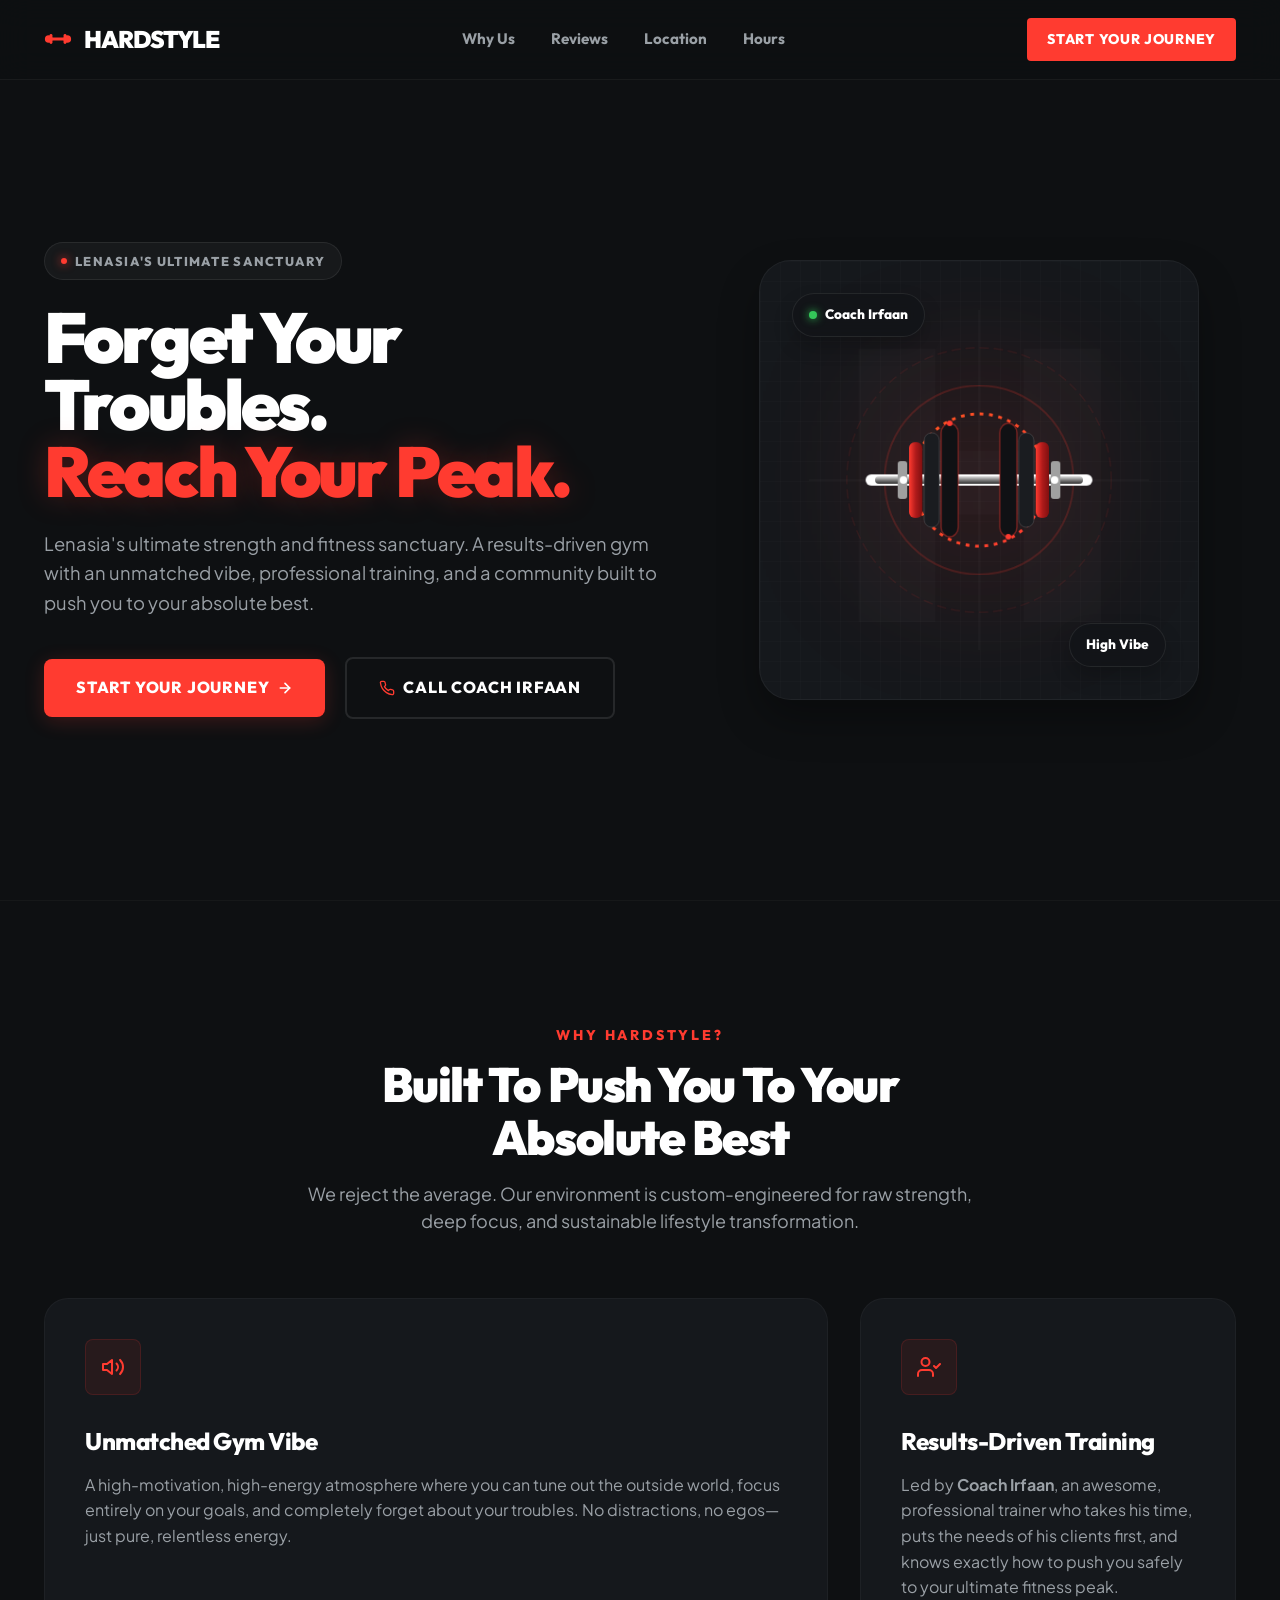
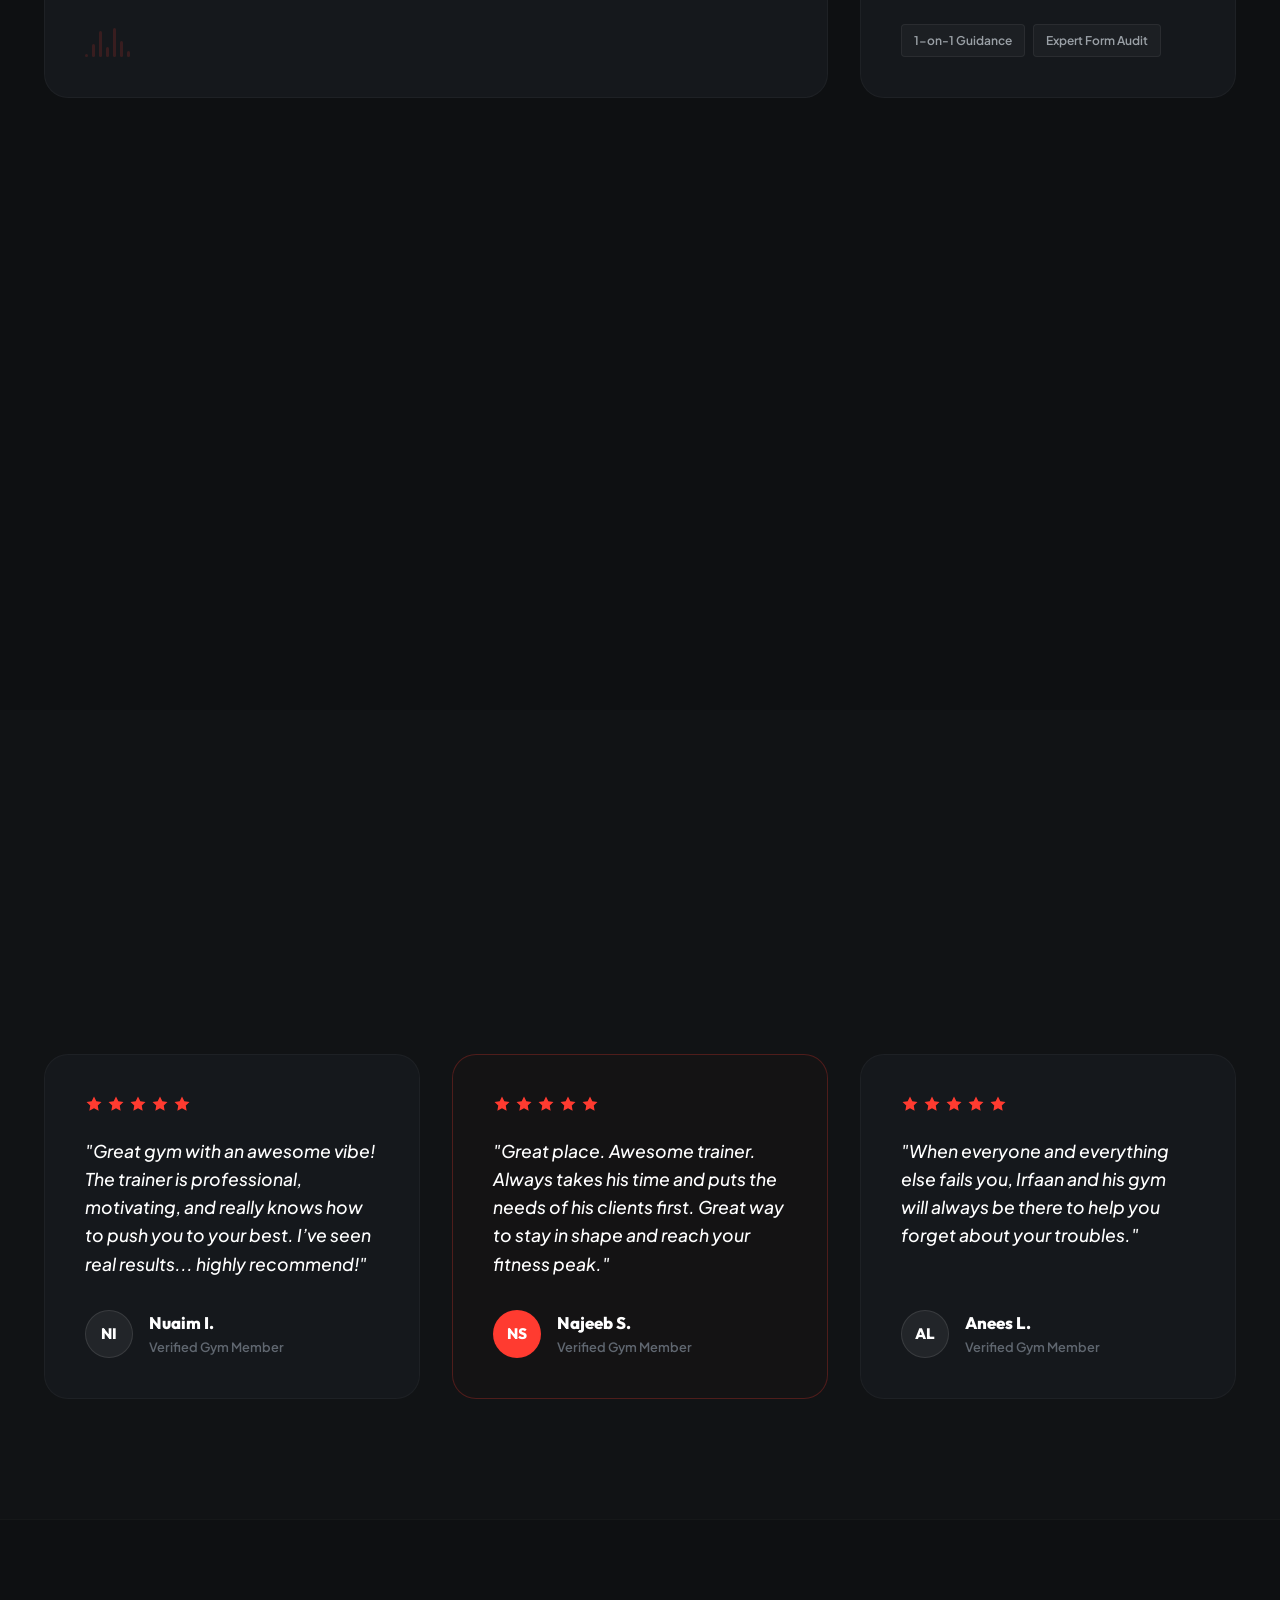
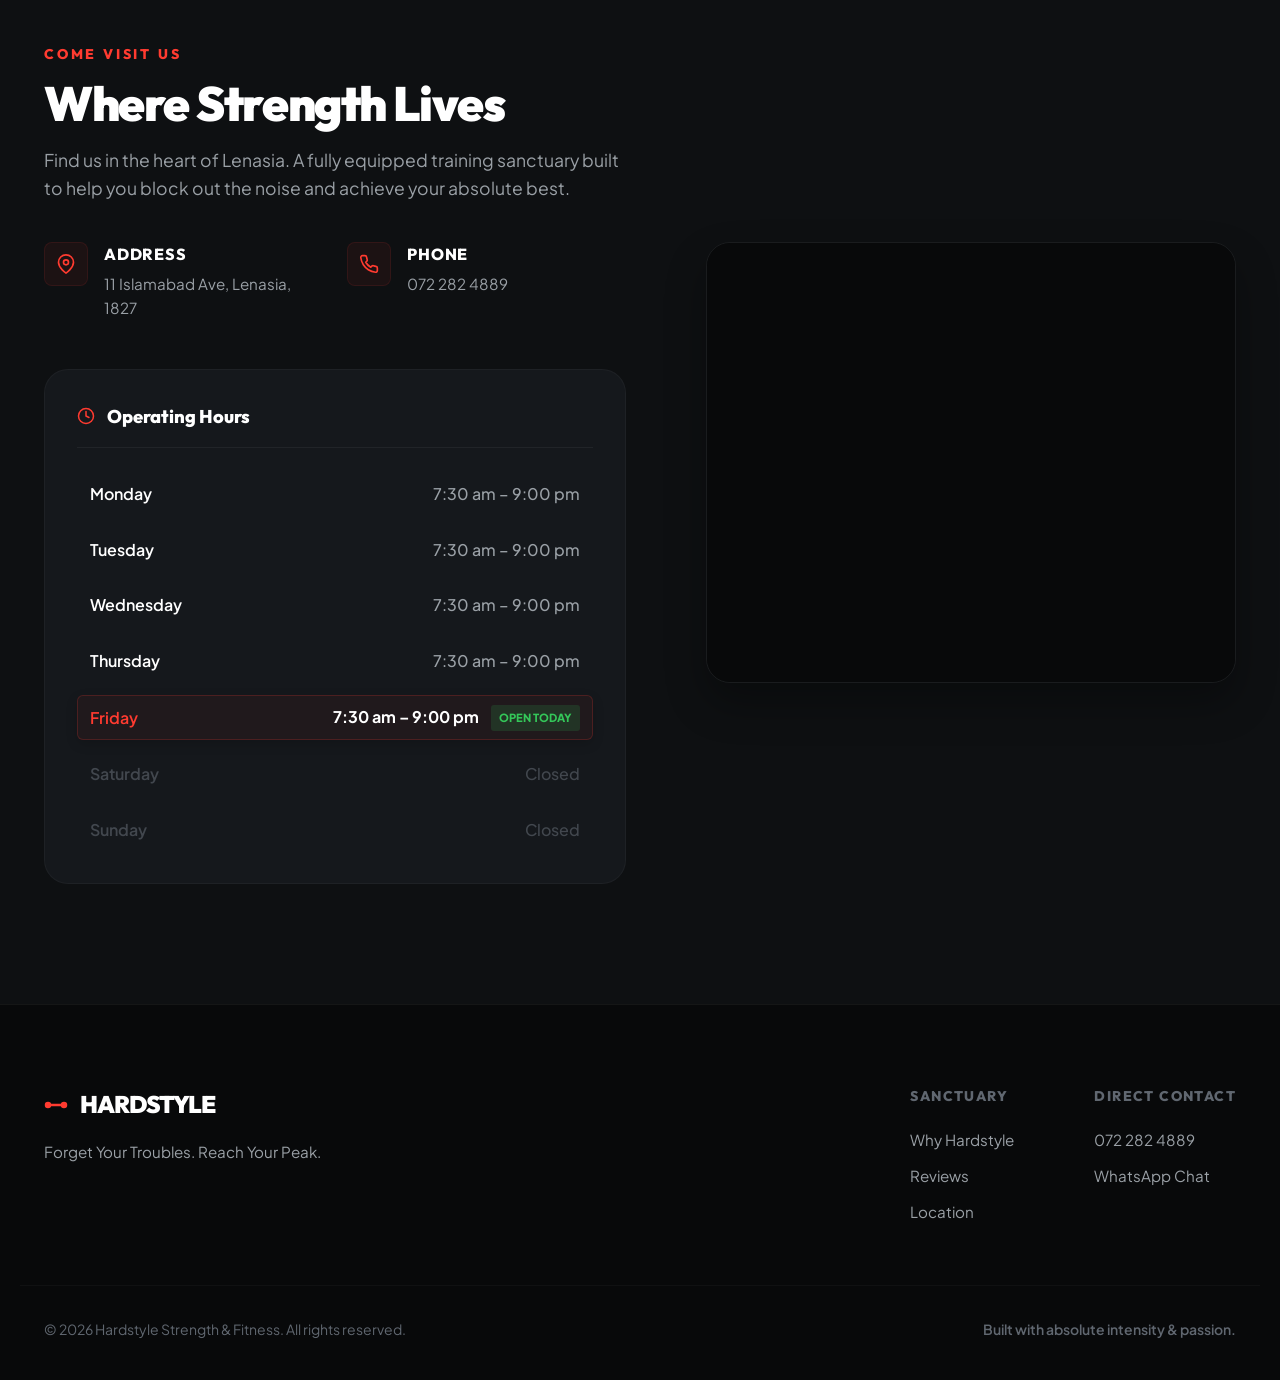
<file: projects/hardstyle_gym/index.html>
<!DOCTYPE html>
<html lang="en">
<head>
    <meta charset="UTF-8">
    <meta name="viewport" content="width=device-width, initial-scale=1.0">
    <meta name="description" content="Hardstyle Strength & Fitness in Lenasia. Forget your troubles, reach your fitness peak. Led by Coach Irfaan, we offer results-driven strength training and an unmatched gym vibe.">
    <meta name="keywords" content="Hardstyle gym, strength and fitness, Lenasia gym, fitness center Lenasia, Coach Irfaan, personal trainer Lenasia, weight training, gym membership">
    <meta name="author" content="Hardstyle Strength & Fitness">
    <title>Hardstyle Strength & Fitness | Forget Your Troubles. Reach Your Peak.</title>
    
    <!-- Premium Google Fonts -->
    <link rel="preconnect" href="https://fonts.googleapis.com">
    <link rel="preconnect" href="https://fonts.gstatic.com" crossorigin>
    <link href="https://fonts.googleapis.com/css2?family=Outfit:wght@700;800;900&family=Plus+Jakarta+Sans:wght@400;500;600;700&display=swap" rel="stylesheet">
    
    <!-- Link Stylesheet -->
    <link rel="stylesheet" href="style.css">
</head>
<body>
    
    <!-- Dynamic Glowing Mesh Background Elements (Hardware-accelerated) -->
    <div class="mesh-glow mesh-glow-1"></div>
    <div class="mesh-glow mesh-glow-2"></div>
    
    <!-- Header / Navigation -->
    <header class="main-header">
        <div class="header-container container">
            <a href="#" class="logo-link" aria-label="Hardstyle Strength and Fitness Home">
                <div class="logo-icon">
                    <svg viewBox="0 0 24 24" width="28" height="28" stroke="currentColor" stroke-width="2.5" fill="none" stroke-linecap="round" stroke-linejoin="round">
                        <line x1="6" y1="12" x2="18" y2="12"></line>
                        <circle cx="4" cy="12" r="2" fill="currentColor"></circle>
                        <circle cx="20" cy="12" r="2" fill="currentColor"></circle>
                        <line x1="6" y1="9" x2="6" y2="15"></line>
                        <line x1="18" y1="9" x2="18" y2="15"></line>
                    </svg>
                </div>
                <span class="logo-text">HARDSTYLE</span>
            </a>
            
            <nav class="main-nav">
                <a href="#why-hardstyle" class="nav-item">Why Us</a>
                <a href="#testimonials" class="nav-item">Reviews</a>
                <a href="#location" class="nav-item">Location</a>
                <a href="#hours" class="nav-item">Hours</a>
            </nav>
            
            <div class="header-cta">
                <a href="#location" class="btn btn-nav btn-ripple">Start Your Journey</a>
            </div>
        </div>
    </header>

    <main>
        <!-- Hero Section (Asymmetric / Split layout) -->
        <section class="hero-section">
            <div class="container hero-grid">
                <div class="hero-content">
                    <div class="badge-container scroll-reveal">
                        <span class="badge">
                            <span class="badge-dot"></span>
                            Lenasia's Ultimate Sanctuary
                        </span>
                    </div>
                    
                    <h1 class="hero-title scroll-reveal">
                        Forget Your Troubles.<br>
                        <span class="accent-glow">Reach Your Peak.</span>
                    </h1>
                    
                    <p class="hero-subtitle scroll-reveal">
                        Lenasia's ultimate strength and fitness sanctuary. A results-driven gym with an unmatched vibe, professional training, and a community built to push you to your absolute best.
                    </p>
                    
                    <div class="hero-actions scroll-reveal">
                        <a href="#location" class="btn btn-primary btn-ripple">
                            Start Your Journey
                            <span class="btn-arrow">
                                <svg viewBox="0 0 24 24" width="16" height="16" stroke="currentColor" stroke-width="2.5" fill="none" stroke-linecap="round" stroke-linejoin="round">
                                    <line x1="5" y1="12" x2="19" y2="12"></line>
                                    <polyline points="12 5 19 12 12 19"></polyline>
                                </svg>
                            </span>
                        </a>
                        <a href="tel:0722824889" class="btn btn-secondary">
                            <span class="btn-icon">
                                <svg viewBox="0 0 24 24" width="16" height="16" stroke="currentColor" stroke-width="2" fill="none" stroke-linecap="round" stroke-linejoin="round">
                                    <path d="M22 16.92v3a2 2 0 0 1-2.18 2 19.79 19.79 0 0 1-8.63-3.07 19.5 19.5 0 0 1-6-6 19.79 19.79 0 0 1-3.07-8.67A2 2 0 0 1 4.11 2h3a2 2 0 0 1 2 1.72 12.84 12.84 0 0 0 .7 2.81 2 2 0 0 1-.45 2.11L8.09 9.91a16 16 0 0 0 6 6l1.27-1.27a2 2 0 0 1 2.11-.45 12.84 12.84 0 0 0 2.81.7A2 2 0 0 1 22 16.92z"></path>
                                </svg>
                            </span>
                            Call Coach Irfaan
                        </a>
                    </div>
                </div>
                
                <div class="hero-graphic-container scroll-reveal">
                    <!-- Premium Interactive CSS/SVG Athletic Graphic Grid -->
                    <div class="gym-graphic-frame">
                        <div class="graphic-glow"></div>
                        <div class="grid-overlay"></div>
                        
                        <!-- Monogram "H" Background graphic -->
                        <div class="watermark-letter">H</div>
                        
                        <!-- Stylized Athletic Vector -->
                        <svg class="athletic-svg" viewBox="0 0 400 400" width="100%" height="100%">
                            <!-- Circular power rings -->
                            <circle class="ring-pulse pulse-slow" cx="200" cy="200" r="140" stroke="rgba(255, 59, 48, 0.1)" stroke-width="1.5" stroke-dasharray="10 5" fill="none" />
                            <circle class="ring-pulse pulse-fast" cx="200" cy="200" r="100" stroke="rgba(255, 59, 48, 0.2)" stroke-width="2" fill="none" />
                            <circle class="ring-pulse" cx="200" cy="200" r="70" stroke="url(#orangeRedGradient)" stroke-width="3" stroke-dasharray="4 6" fill="none" />
                            
                            <!-- Glowing speed lines -->
                            <line x1="200" y1="20" x2="200" y2="380" stroke="rgba(255,255,255,0.05)" stroke-width="1" />
                            <line x1="20" y1="200" x2="380" y2="200" stroke="rgba(255,255,255,0.05)" stroke-width="1" />
                            
                            <!-- Linear Barbells/Power illustration -->
                            <g class="barbell-graphic">
                                <!-- Barbell Bar -->
                                <rect x="80" y="194" width="240" height="12" rx="6" fill="#FFFFFF" />
                                <rect x="90" y="196" width="220" height="8" rx="4" fill="url(#metalGradient)" />
                                
                                <!-- Weight Collars -->
                                <rect x="114" y="180" width="10" height="40" rx="3" fill="#A0A0A0" />
                                <rect x="276" y="180" width="10" height="40" rx="3" fill="#A0A0A0" />
                                
                                <!-- Inner Plates -->
                                <rect x="126" y="160" width="14" height="80" rx="6" fill="url(#plateRedGradient)" />
                                <rect x="260" y="160" width="14" height="80" rx="6" fill="url(#plateRedGradient)" />
                                
                                <!-- Middle Plates -->
                                <rect x="142" y="150" width="16" height="100" rx="8" fill="#1A1C20" stroke="rgba(255,255,255,0.15)" stroke-width="1" />
                                <rect x="242" y="150" width="16" height="100" rx="8" fill="#1A1C20" stroke="rgba(255,255,255,0.15)" stroke-width="1" />
                                
                                <!-- Outer Plates -->
                                <rect x="160" y="140" width="18" height="120" rx="10" fill="#101114" stroke="rgba(255, 59, 48, 0.4)" stroke-width="1.5" />
                                <rect x="222" y="140" width="18" height="120" rx="10" fill="#101114" stroke="rgba(255, 59, 48, 0.4)" stroke-width="1.5" />
                            </g>
                            
                            <!-- Dynamic Spark Points / Energy Dots -->
                            <circle cx="169" cy="140" r="3" fill="#FF3B30" class="sparkle" />
                            <circle cx="231" cy="260" r="3" fill="#FF3B30" class="sparkle" />
                            <circle cx="120" cy="200" r="4" fill="#FFFFFF" />
                            <circle cx="280" cy="200" r="4" fill="#FFFFFF" />
                            
                            <!-- Gradients Definition -->
                            <defs>
                                <linearGradient id="orangeRedGradient" x1="0%" y1="0%" x2="100%" y2="100%">
                                    <stop offset="0%" stop-color="#FF5522" />
                                    <stop offset="100%" stop-color="#FF3B30" />
                                </linearGradient>
                                <linearGradient id="metalGradient" x1="0%" y1="0%" x2="0%" y2="100%">
                                    <stop offset="0%" stop-color="#E0E0E0" />
                                    <stop offset="50%" stop-color="#808080" />
                                    <stop offset="100%" stop-color="#303030" />
                                </linearGradient>
                                <linearGradient id="plateRedGradient" x1="0%" y1="0%" x2="100%" y2="0%">
                                    <stop offset="0%" stop-color="#FF3B30" />
                                    <stop offset="50%" stop-color="#B01B1B" />
                                    <stop offset="100%" stop-color="#801010" />
                                </linearGradient>
                            </defs>
                        </svg>
                        
                        <!-- Floating Live UI Tags (Design Taste: Perpetual Micro-Interactions) -->
                        <div class="floating-tag tag-top">
                            <span class="pulse-dot"></span>
                            <span>Coach Irfaan</span>
                        </div>
                        <div class="floating-tag tag-bottom">
                            <span>High Vibe</span>
                        </div>
                    </div>
                </div>
            </div>
        </section>

        <!-- Why Hardstyle? (Features Bento Grid Layout) -->
        <section id="why-hardstyle" class="features-section">
            <div class="container">
                <div class="section-header scroll-reveal">
                    <span class="section-subtitle">Why Hardstyle?</span>
                    <h2 class="section-title">Built To Push You To Your Absolute Best</h2>
                    <p class="section-desc">We reject the average. Our environment is custom-engineered for raw strength, deep focus, and sustainable lifestyle transformation.</p>
                </div>
                
                <!-- Bento Grid Layout: Asymmetric Column Widths to avoid banned standard 3-column template -->
                <div class="bento-grid">
                    
                    <!-- Bento Card 1: Unmatched Gym Vibe (Asymmetric Wide Card) -->
                    <div class="bento-card bento-wide scroll-reveal">
                        <div class="card-glow"></div>
                        <div class="card-icon vibe-icon">
                            <svg viewBox="0 0 24 24" width="24" height="24" stroke="currentColor" stroke-width="2" fill="none" stroke-linecap="round" stroke-linejoin="round">
                                <polygon points="11 5 6 9 2 9 2 15 6 15 11 19 11 5"></polygon>
                                <path d="M19.07 4.93a10 10 0 0 1 0 14.14M15.54 8.46a5 5 0 0 1 0 7.07"></path>
                            </svg>
                        </div>
                        <h3 class="card-title">Unmatched Gym Vibe</h3>
                        <p class="card-text">
                            A high-motivation, high-energy atmosphere where you can tune out the outside world, focus entirely on your goals, and completely forget about your troubles. No distractions, no egos—just pure, relentless energy.
                        </p>
                        <div class="card-decoration">
                            <!-- Visual design layer: Monoline soundwave graphic -->
                            <div class="soundwave">
                                <span class="wave-bar"></span>
                                <span class="wave-bar"></span>
                                <span class="wave-bar"></span>
                                <span class="wave-bar"></span>
                                <span class="wave-bar"></span>
                                <span class="wave-bar"></span>
                                <span class="wave-bar"></span>
                            </div>
                        </div>
                    </div>
                    
                    <!-- Bento Card 2: Results-Driven Training (Tall Card) -->
                    <div class="bento-card scroll-reveal">
                        <div class="card-glow"></div>
                        <div class="card-icon coach-icon">
                            <svg viewBox="0 0 24 24" width="24" height="24" stroke="currentColor" stroke-width="2" fill="none" stroke-linecap="round" stroke-linejoin="round">
                                <path d="M16 21v-2a4 4 0 0 0-4-4H5a4 4 0 0 0-4 4v2"></path>
                                <circle cx="8.5" cy="7" r="4"></circle>
                                <polyline points="17 11 19 13 23 9"></polyline>
                            </svg>
                        </div>
                        <h3 class="card-title">Results-Driven Training</h3>
                        <p class="card-text">
                            Led by <strong>Coach Irfaan</strong>, an awesome, professional trainer who takes his time, puts the needs of his clients first, and knows exactly how to push you safely to your ultimate fitness peak.
                        </p>
                        <div class="card-meta">
                            <span class="meta-label">1-on-1 Guidance</span>
                            <span class="meta-label">Expert Form Audit</span>
                        </div>
                    </div>
                    
                    <!-- Bento Card 3: Real Results (Standard Card) -->
                    <div class="bento-card scroll-reveal">
                        <div class="card-glow"></div>
                        <div class="card-icon results-icon">
                            <svg viewBox="0 0 24 24" width="24" height="24" stroke="currentColor" stroke-width="2" fill="none" stroke-linecap="round" stroke-linejoin="round">
                                <polyline points="23 6 13.5 15.5 8.5 10.5 1 18"></polyline>
                                <polyline points="17 6 23 6 23 12"></polyline>
                            </svg>
                        </div>
                        <h3 class="card-title">Real Results</h3>
                        <p class="card-text">
                            Whether you are looking to build raw strength, drop stubborn body fat, or completely transform your physical conditioning and daily lifestyle, our community is proven to deliver real, sustainable results.
                        </p>
                        <div class="card-metric">
                            <span class="metric-num">100%</span>
                            <span class="metric-txt">Client First Philosophy</span>
                        </div>
                    </div>
                    
                </div>
            </div>
        </section>

        <!-- Client Testimonials (Bold card grid) -->
        <section id="testimonials" class="testimonials-section">
            <div class="container">
                <div class="section-header scroll-reveal">
                    <span class="section-subtitle">Reviews</span>
                    <h2 class="section-title">Word From Our Members</h2>
                    <p class="section-desc">Don't take our word for it. Here is what real members say about their experience training at Hardstyle.</p>
                </div>
                
                <div class="testimonials-grid">
                    
                    <!-- Review 1 -->
                    <div class="testimonial-card scroll-reveal">
                        <div class="rating-stars">
                            <!-- 5 Stars SVGs -->
                            <svg class="star-icon" viewBox="0 0 24 24" fill="currentColor"><polygon points="12 2 15.09 8.26 22 9.27 17 14.14 18.18 21.02 12 17.77 5.82 21.02 7 14.14 2 9.27 8.91 8.26 12 2"></polygon></svg>
                            <svg class="star-icon" viewBox="0 0 24 24" fill="currentColor"><polygon points="12 2 15.09 8.26 22 9.27 17 14.14 18.18 21.02 12 17.77 5.82 21.02 7 14.14 2 9.27 8.91 8.26 12 2"></polygon></svg>
                            <svg class="star-icon" viewBox="0 0 24 24" fill="currentColor"><polygon points="12 2 15.09 8.26 22 9.27 17 14.14 18.18 21.02 12 17.77 5.82 21.02 7 14.14 2 9.27 8.91 8.26 12 2"></polygon></svg>
                            <svg class="star-icon" viewBox="0 0 24 24" fill="currentColor"><polygon points="12 2 15.09 8.26 22 9.27 17 14.14 18.18 21.02 12 17.77 5.82 21.02 7 14.14 2 9.27 8.91 8.26 12 2"></polygon></svg>
                            <svg class="star-icon" viewBox="0 0 24 24" fill="currentColor"><polygon points="12 2 15.09 8.26 22 9.27 17 14.14 18.18 21.02 12 17.77 5.82 21.02 7 14.14 2 9.27 8.91 8.26 12 2"></polygon></svg>
                        </div>
                        <p class="testimonial-quote">
                            "Great gym with an awesome vibe! The trainer is professional, motivating, and really knows how to push you to your best. I’ve seen real results... highly recommend!"
                        </p>
                        <div class="testimonial-author">
                            <div class="author-avatar">NI</div>
                            <div class="author-info">
                                <h4 class="author-name">Nuaim I.</h4>
                                <span class="author-status">Verified Gym Member</span>
                            </div>
                        </div>
                    </div>
                    
                    <!-- Review 2 -->
                    <div class="testimonial-card featured-testimonial scroll-reveal">
                        <div class="rating-stars">
                            <svg class="star-icon" viewBox="0 0 24 24" fill="currentColor"><polygon points="12 2 15.09 8.26 22 9.27 17 14.14 18.18 21.02 12 17.77 5.82 21.02 7 14.14 2 9.27 8.91 8.26 12 2"></polygon></svg>
                            <svg class="star-icon" viewBox="0 0 24 24" fill="currentColor"><polygon points="12 2 15.09 8.26 22 9.27 17 14.14 18.18 21.02 12 17.77 5.82 21.02 7 14.14 2 9.27 8.91 8.26 12 2"></polygon></svg>
                            <svg class="star-icon" viewBox="0 0 24 24" fill="currentColor"><polygon points="12 2 15.09 8.26 22 9.27 17 14.14 18.18 21.02 12 17.77 5.82 21.02 7 14.14 2 9.27 8.91 8.26 12 2"></polygon></svg>
                            <svg class="star-icon" viewBox="0 0 24 24" fill="currentColor"><polygon points="12 2 15.09 8.26 22 9.27 17 14.14 18.18 21.02 12 17.77 5.82 21.02 7 14.14 2 9.27 8.91 8.26 12 2"></polygon></svg>
                            <svg class="star-icon" viewBox="0 0 24 24" fill="currentColor"><polygon points="12 2 15.09 8.26 22 9.27 17 14.14 18.18 21.02 12 17.77 5.82 21.02 7 14.14 2 9.27 8.91 8.26 12 2"></polygon></svg>
                        </div>
                        <p class="testimonial-quote">
                            "Great place. Awesome trainer. Always takes his time and puts the needs of his clients first. Great way to stay in shape and reach your fitness peak."
                        </p>
                        <div class="testimonial-author">
                            <div class="author-avatar accent-avatar">NS</div>
                            <div class="author-info">
                                <h4 class="author-name">Najeeb S.</h4>
                                <span class="author-status">Verified Gym Member</span>
                            </div>
                        </div>
                    </div>
                    
                    <!-- Review 3 -->
                    <div class="testimonial-card scroll-reveal">
                        <div class="rating-stars">
                            <svg class="star-icon" viewBox="0 0 24 24" fill="currentColor"><polygon points="12 2 15.09 8.26 22 9.27 17 14.14 18.18 21.02 12 17.77 5.82 21.02 7 14.14 2 9.27 8.91 8.26 12 2"></polygon></svg>
                            <svg class="star-icon" viewBox="0 0 24 24" fill="currentColor"><polygon points="12 2 15.09 8.26 22 9.27 17 14.14 18.18 21.02 12 17.77 5.82 21.02 7 14.14 2 9.27 8.91 8.26 12 2"></polygon></svg>
                            <svg class="star-icon" viewBox="0 0 24 24" fill="currentColor"><polygon points="12 2 15.09 8.26 22 9.27 17 14.14 18.18 21.02 12 17.77 5.82 21.02 7 14.14 2 9.27 8.91 8.26 12 2"></polygon></svg>
                            <svg class="star-icon" viewBox="0 0 24 24" fill="currentColor"><polygon points="12 2 15.09 8.26 22 9.27 17 14.14 18.18 21.02 12 17.77 5.82 21.02 7 14.14 2 9.27 8.91 8.26 12 2"></polygon></svg>
                            <svg class="star-icon" viewBox="0 0 24 24" fill="currentColor"><polygon points="12 2 15.09 8.26 22 9.27 17 14.14 18.18 21.02 12 17.77 5.82 21.02 7 14.14 2 9.27 8.91 8.26 12 2"></polygon></svg>
                        </div>
                        <p class="testimonial-quote">
                            "When everyone and everything else fails you, Irfaan and his gym will always be there to help you forget about your troubles."
                        </p>
                        <div class="testimonial-author">
                            <div class="author-avatar">AL</div>
                            <div class="author-info">
                                <h4 class="author-name">Anees L.</h4>
                                <span class="author-status">Verified Gym Member</span>
                            </div>
                        </div>
                    </div>
                    
                </div>
            </div>
        </section>

        <!-- Location & Hours Section (Split Grid) -->
        <section id="location" class="location-section">
            <div class="container split-grid">
                
                <!-- Left Column: Details & Hours -->
                <div class="location-details scroll-reveal">
                    <span class="section-subtitle">Come Visit Us</span>
                    <h2 class="section-title">Where Strength Lives</h2>
                    <p class="location-desc">Find us in the heart of Lenasia. A fully equipped training sanctuary built to help you block out the noise and achieve your absolute best.</p>
                    
                    <div class="contact-info-blocks">
                        <div class="info-block">
                            <div class="info-icon">
                                <svg viewBox="0 0 24 24" width="20" height="20" stroke="currentColor" stroke-width="2" fill="none" stroke-linecap="round" stroke-linejoin="round">
                                    <path d="M21 10c0 7-9 13-9 13s-9-6-9-13a9 9 0 0 1 18 0z"></path>
                                    <circle cx="12" cy="10" r="3"></circle>
                                </svg>
                            </div>
                            <div class="info-text">
                                <h3>Address</h3>
                                <p><a href="https://www.google.com/maps/place/Hardstyle+Strength+%26+Fitness/@-26.33787,27.84078,17z/" target="_blank" rel="noopener noreferrer" class="link-hover">11 Islamabad Ave, Lenasia, 1827</a></p>
                            </div>
                        </div>
                        
                        <div class="info-block">
                            <div class="info-icon">
                                <svg viewBox="0 0 24 24" width="20" height="20" stroke="currentColor" stroke-width="2" fill="none" stroke-linecap="round" stroke-linejoin="round">
                                    <path d="M22 16.92v3a2 2 0 0 1-2.18 2 19.79 19.79 0 0 1-8.63-3.07 19.5 19.5 0 0 1-6-6 19.79 19.79 0 0 1-3.07-8.67A2 2 0 0 1 4.11 2h3a2 2 0 0 1 2 1.72 12.84 12.84 0 0 0 .7 2.81 2 2 0 0 1-.45 2.11L8.09 9.91a16 16 0 0 0 6 6l1.27-1.27a2 2 0 0 1 2.11-.45 12.84 12.84 0 0 0 2.81.7A2 2 0 0 1 22 16.92z"></path>
                                </svg>
                            </div>
                            <div class="info-text">
                                <h3>Phone</h3>
                                <p><a href="tel:0722824889" class="link-hover">072 282 4889</a></p>
                            </div>
                        </div>
                    </div>
                    
                    <!-- Operating Hours Sub-section -->
                    <div id="hours" class="hours-container">
                        <div class="hours-header">
                            <div class="hours-header-icon">
                                <svg viewBox="0 0 24 24" width="18" height="18" stroke="currentColor" stroke-width="2" fill="none" stroke-linecap="round" stroke-linejoin="round">
                                    <circle cx="12" cy="12" r="10"></circle>
                                    <polyline points="12 6 12 12 16 14"></polyline>
                                </svg>
                            </div>
                            <h3>Operating Hours</h3>
                        </div>
                        
                        <div class="hours-list">
                            <!-- Operating hours list with current-day highlighting via JS -->
                            <div class="hours-row" data-day="1">
                                <span class="day-name">Monday</span>
                                <span class="day-time">7:30 am – 9:00 pm</span>
                            </div>
                            <div class="hours-row" data-day="2">
                                <span class="day-name">Tuesday</span>
                                <span class="day-time">7:30 am – 9:00 pm</span>
                            </div>
                            <div class="hours-row" data-day="3">
                                <span class="day-name">Wednesday</span>
                                <span class="day-time">7:30 am – 9:00 pm</span>
                            </div>
                            <div class="hours-row" data-day="4">
                                <span class="day-name">Thursday</span>
                                <span class="day-time">7:30 am – 9:00 pm</span>
                            </div>
                            <div class="hours-row" data-day="5">
                                <span class="day-name">Friday</span>
                                <span class="day-time">7:30 am – 9:00 pm</span>
                            </div>
                            <div class="hours-row hours-closed" data-day="6">
                                <span class="day-name">Saturday</span>
                                <span class="day-time">Closed</span>
                            </div>
                            <div class="hours-row hours-closed" data-day="0">
                                <span class="day-name">Sunday</span>
                                <span class="day-time">Closed</span>
                            </div>
                        </div>
                    </div>
                </div>
                
                <!-- Right Column: Map Embed / Custom interactive map graphic -->
                <div class="map-frame scroll-reveal">
                    <div class="map-container">
                        <!-- Custom dark-mode inverted map iframe -->
                        <iframe 
                            src="https://www.google.com/maps/embed?pb=!1m18!1m12!1m3!1d3574.6293427210173!2d27.83859132560803!3d-26.337865297316717!2m3!1f0!2f0!3f0!3m2!1i1024!2i768!4f13.1!3m3!1m2!1s0x1e9508bf2929e061%3A0xc3cf23a7e584f181!2sHardstyle%20Strength%20%26%20Fitness!5e0!3m2!1sen!2sza!4v1716281200000!5m2!1sen!2sza" 
                            width="100%" 
                            height="100%" 
                            style="border:0;" 
                            allowfullscreen="" 
                            loading="lazy" 
                            referrerpolicy="no-referrer-when-downgrade"
                            title="Hardstyle Strength & Fitness Location Map">
                        </iframe>
                    </div>
                </div>
                
            </div>
        </section>
    </main>

    <!-- Footer -->
    <footer class="main-footer">
        <div class="container footer-content">
            <div class="footer-brand">
                <div class="footer-logo">
                    <svg viewBox="0 0 24 24" width="24" height="24" stroke="currentColor" stroke-width="2.5" fill="none" stroke-linecap="round" stroke-linejoin="round">
                        <line x1="6" y1="12" x2="18" y2="12"></line>
                        <circle cx="4" cy="12" r="2" fill="currentColor"></circle>
                        <circle cx="20" cy="12" r="2" fill="currentColor"></circle>
                    </svg>
                    <span class="footer-logo-text">HARDSTYLE</span>
                </div>
                <p class="footer-tagline">Forget Your Troubles. Reach Your Peak.</p>
            </div>
            
            <div class="footer-links">
                <div class="links-column">
                    <h4>Sanctuary</h4>
                    <a href="#why-hardstyle" class="footer-link">Why Hardstyle</a>
                    <a href="#testimonials" class="footer-link">Reviews</a>
                    <a href="#location" class="footer-link">Location</a>
                </div>
                <div class="links-column">
                    <h4>Direct Contact</h4>
                    <a href="tel:0722824889" class="footer-link">072 282 4889</a>
                    <a href="https://wa.me/27722824889" target="_blank" rel="noopener noreferrer" class="footer-link">WhatsApp Chat</a>
                </div>
            </div>
        </div>
        
        <div class="container footer-bottom">
            <p>&copy; 2026 Hardstyle Strength & Fitness. All rights reserved.</p>
            <p class="footer-credit">Built with absolute intensity & passion.</p>
        </div>
    </footer>

    <!-- Responsive Mobile Sticky Floating CTA Bar (Design Taste: Hardware Accelerated, Perfect Mobile Targets) -->
    <div class="floating-sticky-bar">
        <div class="sticky-container">
            <a href="tel:0722824889" class="sticky-btn sticky-btn-call" aria-label="Call Gym Now">
                <svg viewBox="0 0 24 24" width="20" height="20" stroke="currentColor" stroke-width="2" fill="none" stroke-linecap="round" stroke-linejoin="round">
                    <path d="M22 16.92v3a2 2 0 0 1-2.18 2 19.79 19.79 0 0 1-8.63-3.07 19.5 19.5 0 0 1-6-6 19.79 19.79 0 0 1-3.07-8.67A2 2 0 0 1 4.11 2h3a2 2 0 0 1 2 1.72 12.84 12.84 0 0 0 .7 2.81 2 2 0 0 1-.45 2.11L8.09 9.91a16 16 0 0 0 6 6l1.27-1.27a2 2 0 0 1 2.11-.45 12.84 12.84 0 0 0 2.81.7A2 2 0 0 1 22 16.92z"></path>
                </svg>
                <span>Call Now</span>
            </a>
            
            <a href="https://wa.me/27722824889?text=Hi%20Coach%20Irfaan,%20I'm%20interested%20in%20joining%20Hardstyle%20Strength%20%26%20Fitness!" target="_blank" rel="noopener noreferrer" class="sticky-btn sticky-btn-whatsapp" aria-label="WhatsApp Gym to Join">
                <!-- Premium Custom WhatsApp Icon -->
                <svg viewBox="0 0 24 24" width="20" height="20" fill="currentColor">
                    <path d="M.057 24l1.687-6.163c-1.041-1.804-1.588-3.849-1.587-5.946C.06 5.348 5.397.01 12.008.01c3.202.001 6.212 1.246 8.477 3.514 2.266 2.268 3.507 5.28 3.505 8.484-.004 6.657-5.34 11.997-11.953 11.997-2.005-.001-3.973-.502-5.73-1.45L0 24zm6.59-4.846c1.6.95 3.188 1.449 4.625 1.45 5.489 0 9.953-4.437 9.956-9.897.002-2.644-1.019-5.13-2.877-6.99C16.49 1.86 14.015.836 11.997.836 6.512.836 2.05 5.27 2.048 10.73c-.001 1.525.412 3.018 1.2 4.39l-.443 1.62 1.666-.437zM17.47 14.37c-.3-.149-1.777-.878-2.05-.978-.272-.1-.471-.149-.669.149-.198.299-.769.978-.942 1.178-.173.199-.347.224-.646.074-.3-.15-1.264-.467-2.41-1.487-.89-.794-1.492-1.775-1.666-2.074-.173-.299-.018-.46.131-.609.135-.133.3-.348.449-.522.15-.174.199-.299.299-.497.1-.2.05-.374-.025-.524-.075-.15-.669-1.612-.916-2.207-.242-.579-.487-.501-.669-.51l-.57-.01c-.198 0-.52.074-.792.372-.272.299-1.04 1.016-1.04 2.479 0 1.462 1.065 2.875 1.213 3.074.149.198 2.096 3.2 5.077 4.487.709.306 1.262.489 1.694.625.712.227 1.36.195 1.871.118.571-.085 1.778-.727 2.026-1.43.248-.702.248-1.305.173-1.43-.075-.124-.272-.198-.57-.347z"/>
                </svg>
                <span>WhatsApp</span>
            </a>
        </div>
    </div>

    <!-- Main JS Link -->
    <script src="main.js"></script>
</body>
</html>
</file>
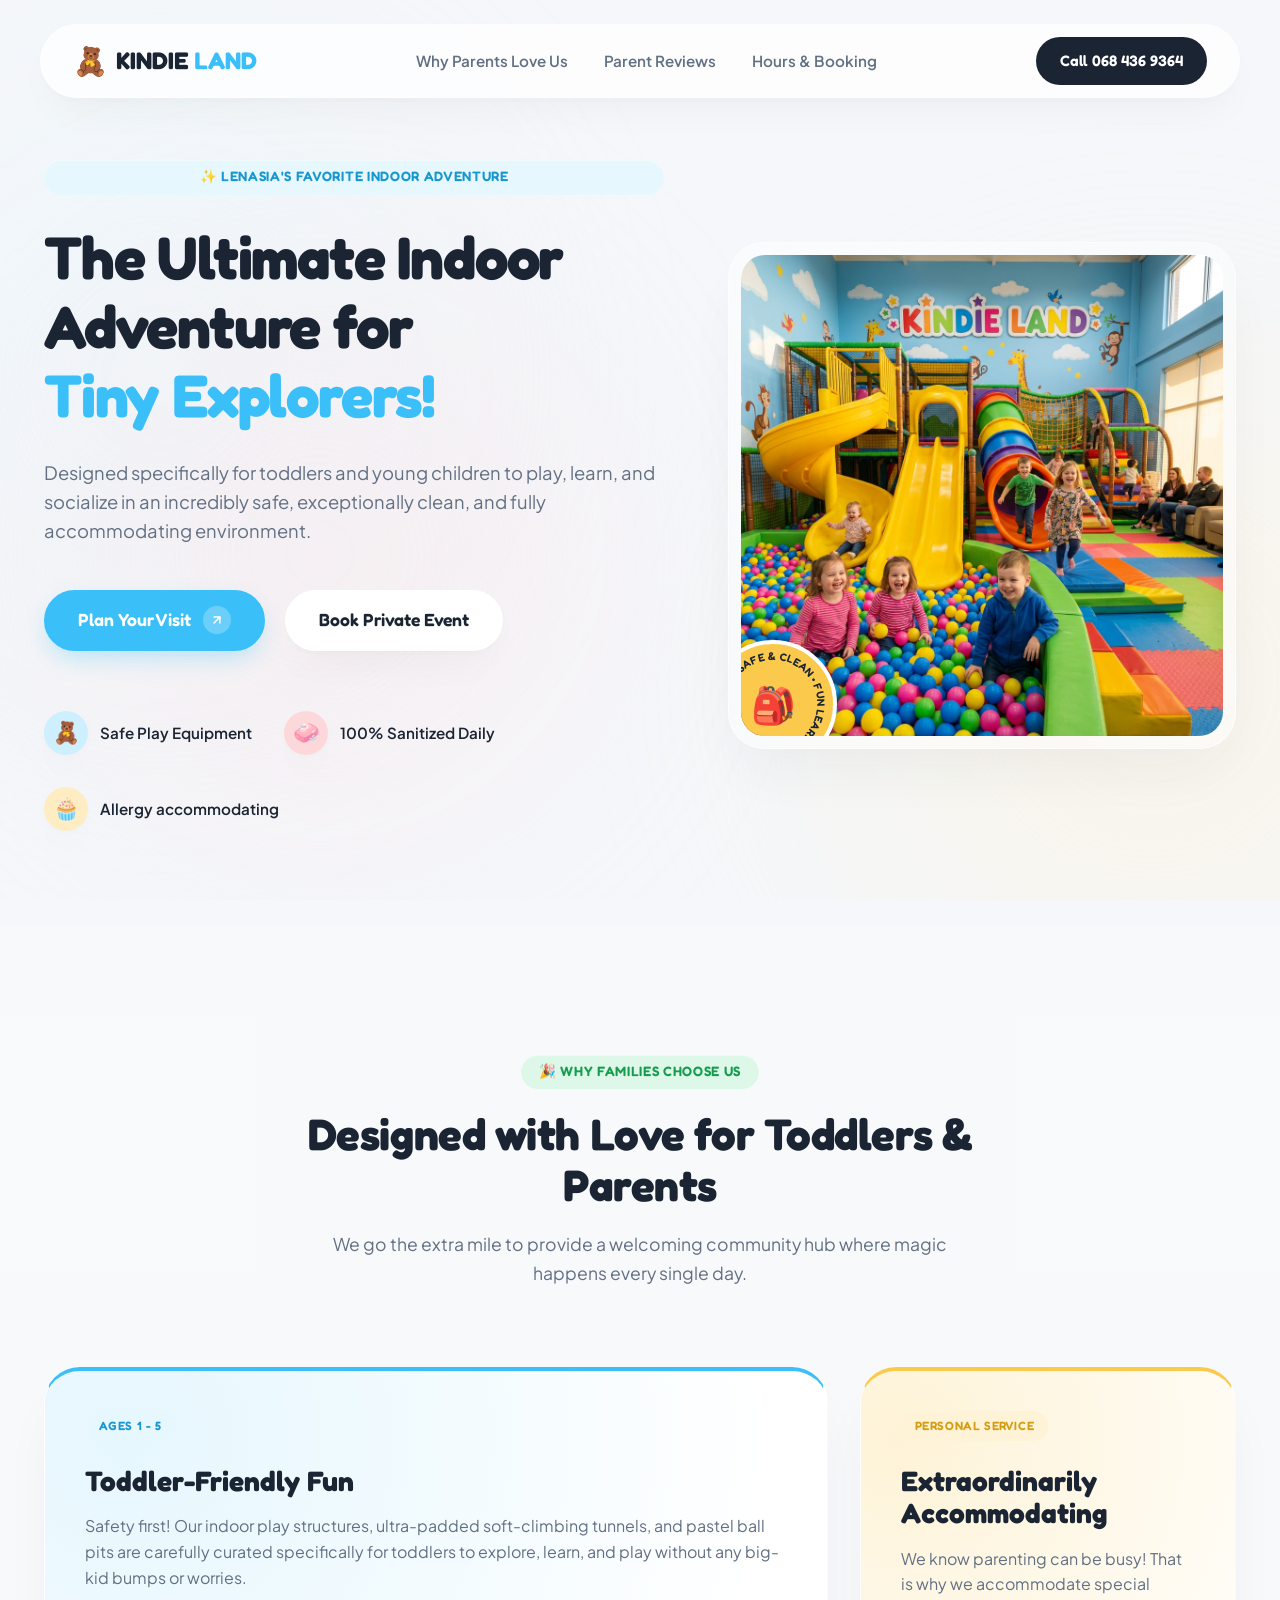
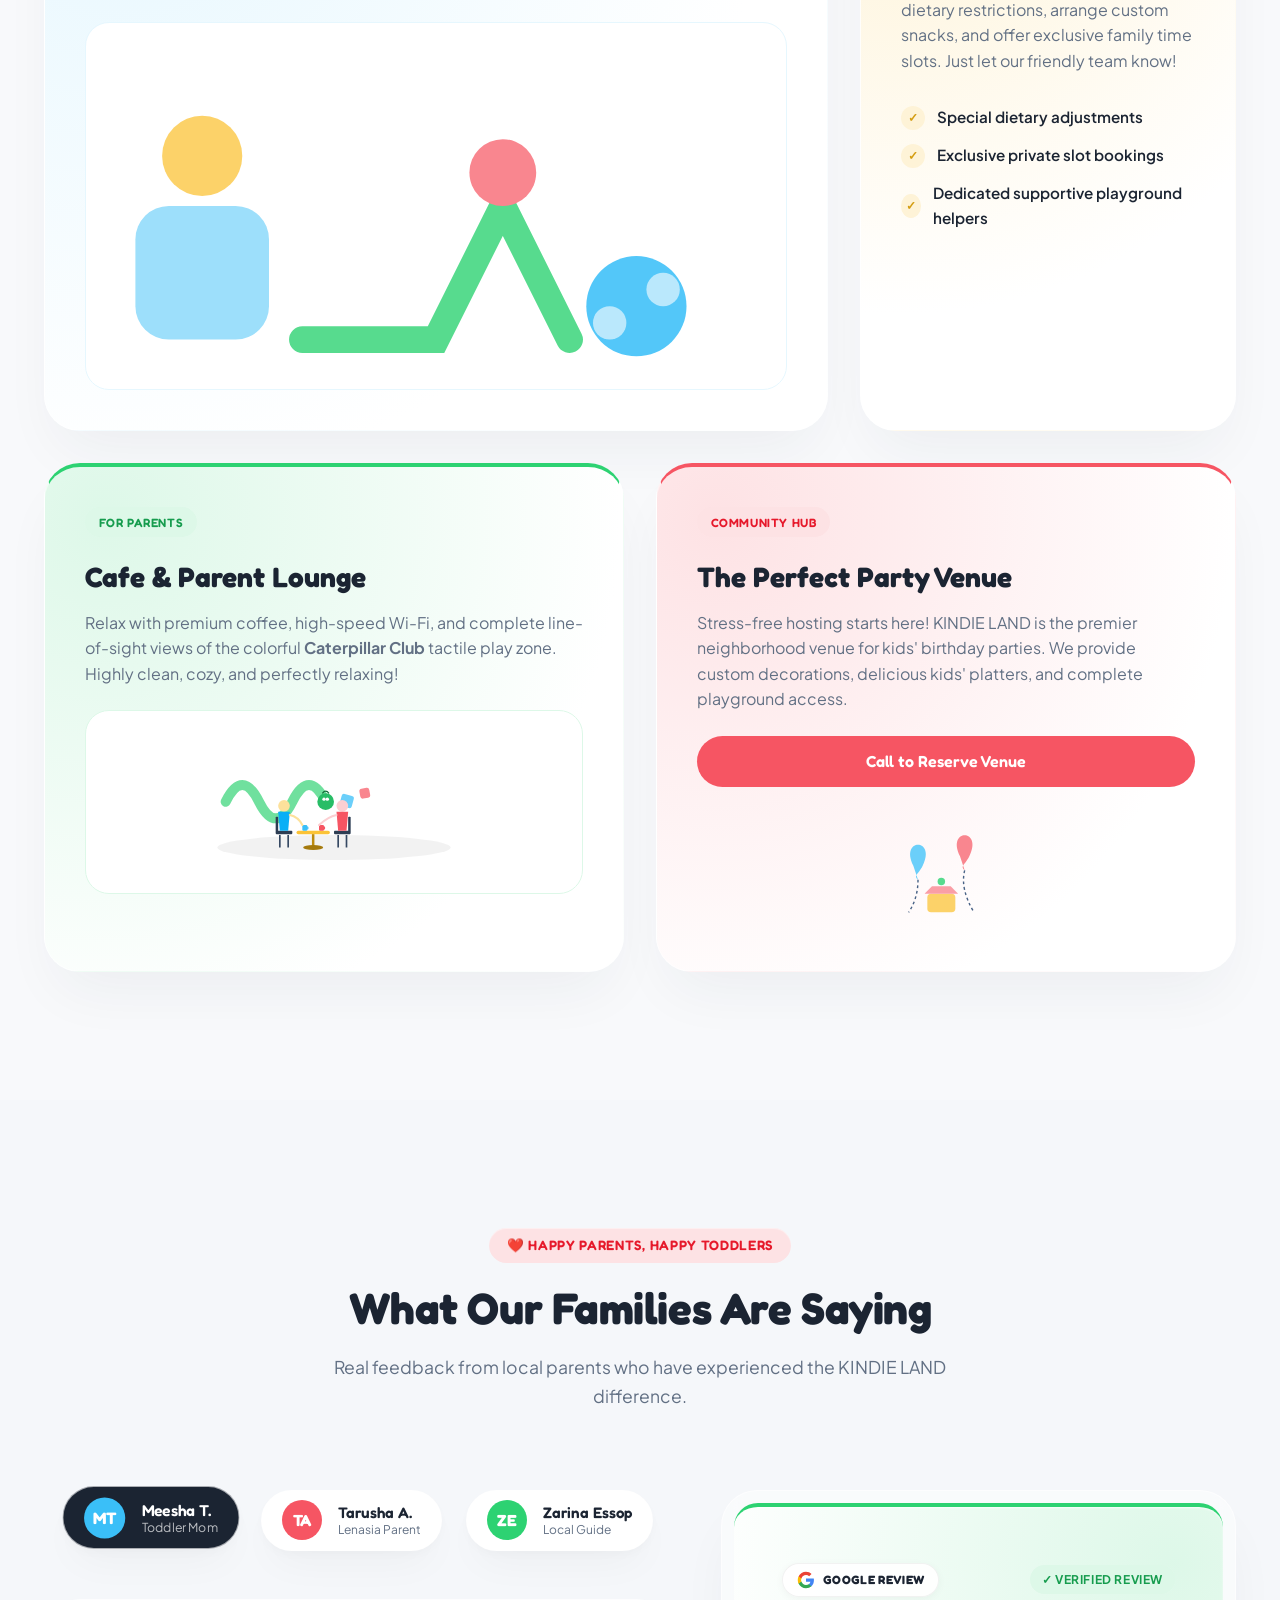
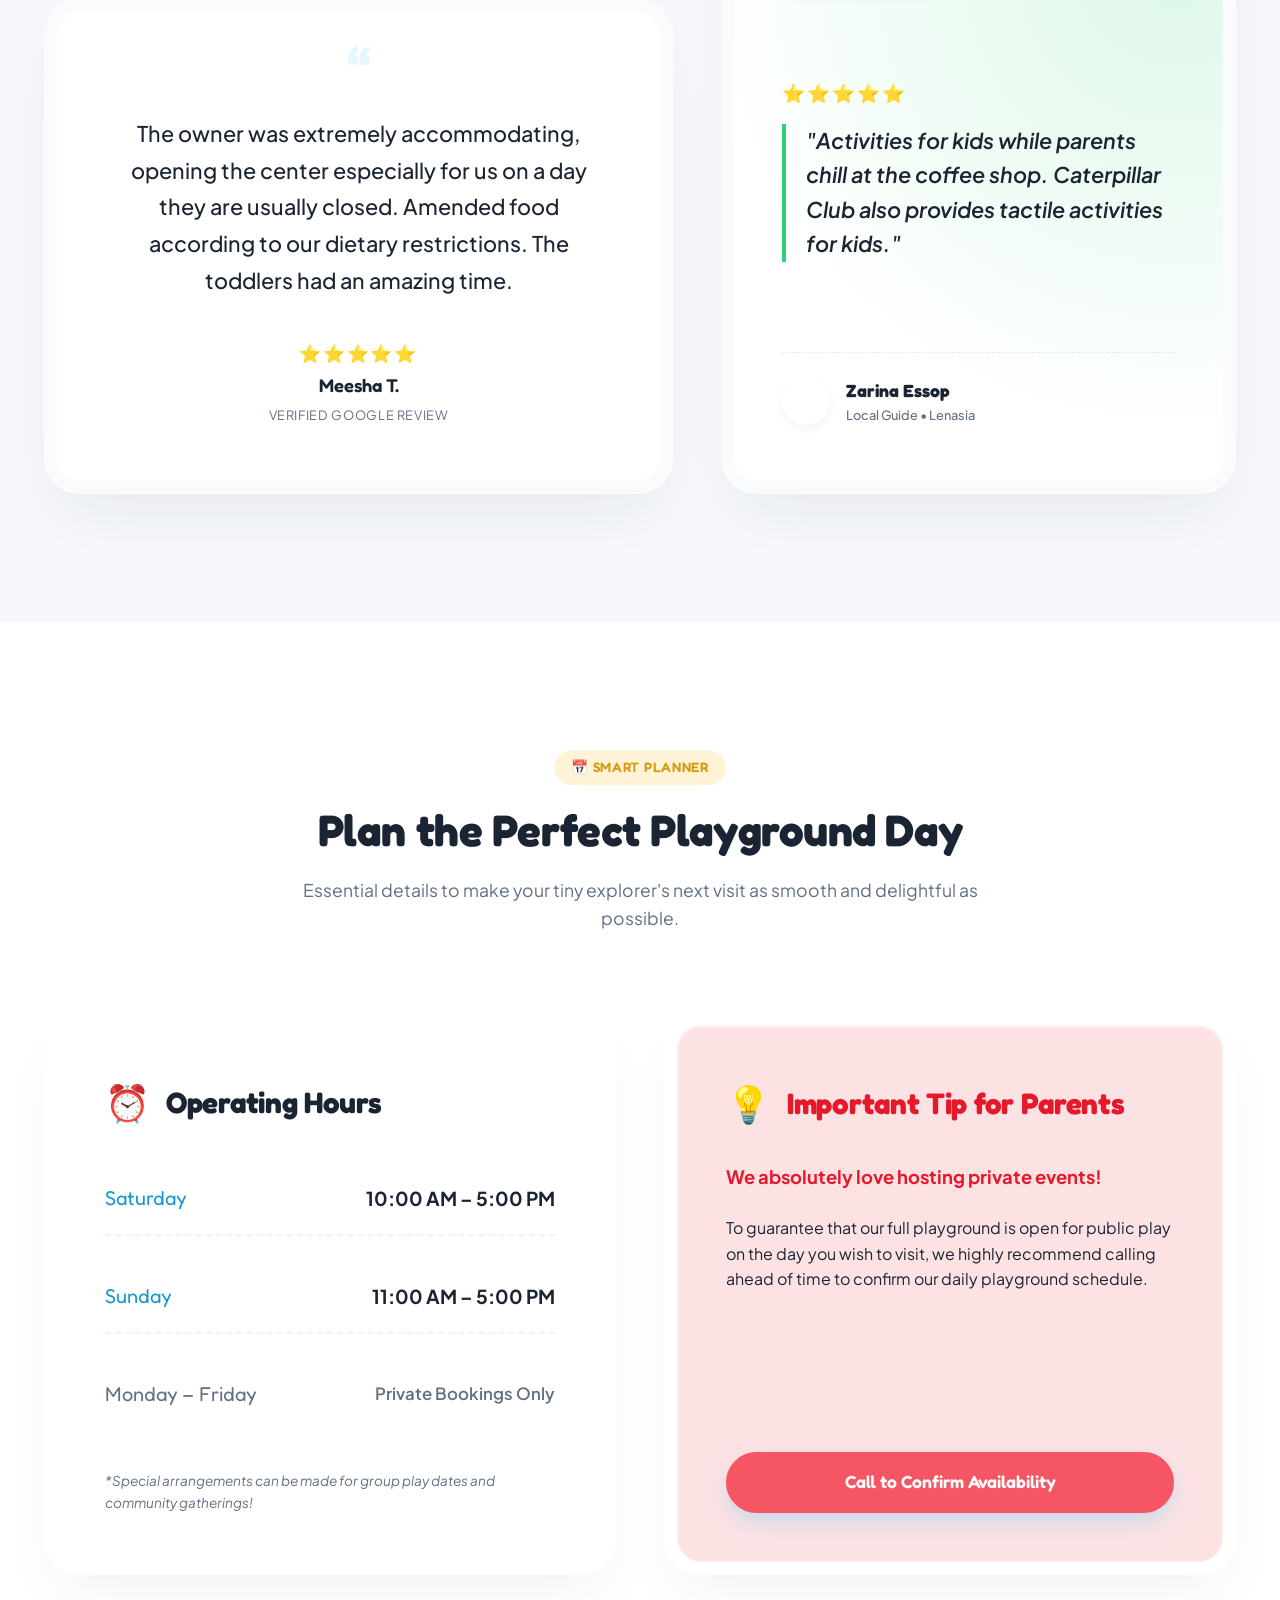
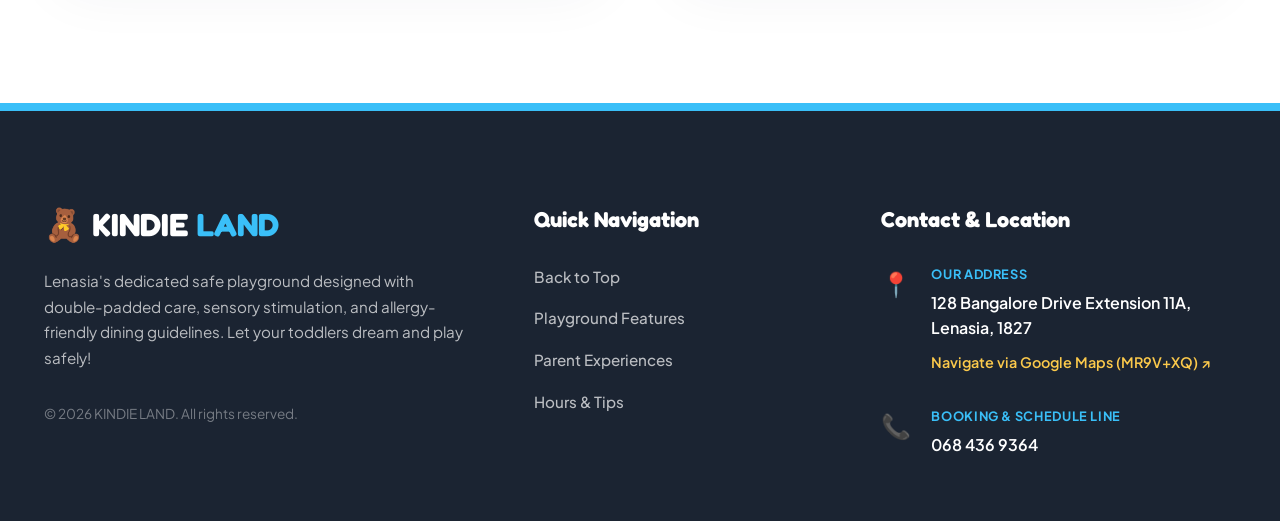
<file: projects/kindie_land/index.html>
<!DOCTYPE html>
<html lang="en">
<head>
  <meta charset="UTF-8">
  <meta name="viewport" content="width=device-width, initial-scale=1.0">
  <meta name="description" content="Kindie Land is Lenasia's favorite indoor playground for toddlers and young children. Play, learn, socialize, and host stress-free kids' birthday parties in a safe, fun, and accommodating space.">
  <title>KINDIE LAND | Ultimate Indoor Playground & Party Venue in Lenasia</title>
  
  <!-- Preconnect to Google Fonts -->
  <link rel="preconnect" href="https://fonts.googleapis.com">
  <link rel="preconnect" href="https://fonts.gstatic.com" crossorigin>
  <link href="https://fonts.googleapis.com/css2?family=Fredoka:wght@400;600;700&family=Plus+Jakarta+Sans:wght@400;500;600;700&display=swap" rel="stylesheet">
  
  <!-- Custom Stylesheet -->
  <link rel="stylesheet" href="style.css">
</head>
<body>

  <!-- Background Decorative Ambient Blobs -->
  <div class="blob-wrapper" aria-hidden="true">
    <div class="blob blob-1"></div>
    <div class="blob blob-2"></div>
    <div class="blob blob-3"></div>
  </div>

  <!-- FLOATING NAVIGATION BAR -->
  <header class="nav-container">
    <nav class="nav-bar">
      <a href="#" class="nav-logo" aria-label="Kindie Land home">
        <span class="logo-emoji">🧸</span>
        <span class="logo-text">KINDIE <span class="accent-color">LAND</span></span>
      </a>
      
      <!-- Desktop Navigation Menu -->
      <ul class="nav-links">
        <li><a href="#why-love-us" class="nav-link">Why Parents Love Us</a></li>
        <li><a href="#testimonials" class="nav-link">Parent Reviews</a></li>
        <li><a href="#plan-visit" class="nav-link">Hours & Booking</a></li>
      </ul>
      
      <!-- Header CTA -->
      <div class="nav-cta-wrapper">
        <a href="tel:0684369364" class="btn btn-nav">
          <span>Call 068 436 9364</span>
        </a>
      </div>

      <!-- Mobile Hamburger Button -->
      <button class="menu-toggle" aria-label="Toggle navigation menu" aria-expanded="false">
        <span class="bar bar-top"></span>
        <span class="bar bar-middle"></span>
        <span class="bar bar-bottom"></span>
      </button>
    </nav>
  </header>

  <!-- MOBILE OVERLAY MENU -->
  <div class="mobile-menu-overlay" aria-hidden="true">
    <div class="mobile-menu-content">
      <ul class="mobile-nav-links">
        <li><a href="#why-love-us" class="mobile-nav-link">Why Parents Love Us</a></li>
        <li><a href="#testimonials" class="mobile-nav-link">Parent Reviews</a></li>
        <li><a href="#plan-visit" class="mobile-nav-link">Hours & Booking</a></li>
      </ul>
      <div class="mobile-menu-footer">
        <p class="mobile-menu-phone">📞 068 436 9364</p>
        <p class="mobile-menu-address">128 Bangalore Drive, Lenasia</p>
        <a href="tel:0684369364" class="btn btn-primary" style="margin-top: 1.5rem; width: 100%; text-align: center;">
          <span>Call Now to Confirm</span>
        </a>
      </div>
    </div>
  </div>

  <main>
    <!-- HERO SECTION -->
    <section class="hero-section" id="hero">
      <div class="container hero-grid">
        <div class="hero-text-block">
          <div class="eyebrow-badge">
            <span>✨ Lenasia's Favorite Indoor Adventure</span>
          </div>
          <h1 class="hero-title">The Ultimate Indoor Adventure for <span class="highlight-text">Tiny Explorers!</span></h1>
          <p class="hero-description">
            Designed specifically for toddlers and young children to play, learn, and socialize in an incredibly safe, exceptionally clean, and fully accommodating environment.
          </p>
          <div class="hero-cta-group">
            <a href="#plan-visit" class="btn btn-primary">
              <span>Plan Your Visit</span>
              <span class="btn-icon-wrapper">
                <svg width="14" height="14" viewBox="0 0 24 24" fill="none" stroke="currentColor" stroke-width="2.5" stroke-linecap="round" stroke-linejoin="round"><line x1="7" y1="17" x2="17" y2="7"></line><polyline points="7 7 17 7 17 17"></polyline></svg>
              </span>
            </a>
            <a href="tel:0684369364" class="btn btn-secondary">
              <span>Book Private Event</span>
            </a>
          </div>
          
          <!-- Safe indicators list -->
          <div class="hero-features-indicator">
            <div class="indicator-item">
              <span class="indicator-icon" style="background: hsl(198, 93%, 90%); color: hsl(198, 93%, 45%);">🧸</span>
              <span class="indicator-text">Safe Play Equipment</span>
            </div>
            <div class="indicator-item">
              <span class="indicator-icon" style="background: hsl(355, 90%, 92%); color: hsl(355, 90%, 55%);">🧼</span>
              <span class="indicator-text">100% Sanitized Daily</span>
            </div>
            <div class="indicator-item">
              <span class="indicator-icon" style="background: hsl(43, 96%, 88%); color: hsl(43, 90%, 45%);">🧁</span>
              <span class="indicator-text">Allergy accommodating</span>
            </div>
          </div>
        </div>

        <!-- Hero visual panel with concentric borders -->
        <div class="hero-visual-block">
          <div class="double-bezel-outer">
            <div class="double-bezel-inner">
              <img src="kindie_hero.png" alt="Kindie Land Indoor Playground colorful play area" class="hero-image">
              <div class="floating-badge">
                <svg viewBox="0 0 100 100" class="badge-text-svg">
                  <path id="circlePath" d="M 50, 50 m -37, 0 a 37,37 0 1,1 74,0 a 37,37 0 1,1 -74,0" fill="none" />
                  <text font-family="'Fredoka', sans-serif" font-weight="600" font-size="9" fill="hsl(215, 30%, 15%)">
                    <textPath href="#circlePath" startOffset="0%">• 100% SAFE & CLEAN • FUN LEARNING • PLAY ADVENTURE </textPath>
                  </text>
                </svg>
                <div class="badge-center-icon">🎒</div>
              </div>
            </div>
          </div>
        </div>
      </div>
    </section>

    <!-- WHY KIDS & PARENTS LOVE US (Bento Grid) -->
    <section class="features-section" id="why-love-us">
      <div class="container">
        <div class="section-header">
          <div class="eyebrow-badge badge-green">
            <span>🎉 Why Families Choose Us</span>
          </div>
          <h2 class="section-title">Designed with Love for Toddlers & Parents</h2>
          <p class="section-subtitle">We go the extra mile to provide a welcoming community hub where magic happens every single day.</p>
        </div>

        <!-- Asymmetrical Bento Grid -->
        <div class="bento-grid">
          <!-- Card 1: Toddler-Friendly Fun (Asymmetric Col 8) -->
          <div class="bento-card col-span-8 card-blue" data-animate="fade-up">
            <div class="bento-card-content">
              <div class="card-tag">Ages 1 - 5</div>
              <h3 class="card-title">Toddler-Friendly Fun</h3>
              <p class="card-desc">
                Safety first! Our indoor play structures, ultra-padded soft-climbing tunnels, and pastel ball pits are carefully curated specifically for toddlers to explore, learn, and play without any big-kid bumps or worries.
              </p>
              <div class="toddler-visual">
                <!-- SVG Playground Visual Representation -->
                <svg viewBox="0 0 200 100" class="playground-svg-visual">
                  <rect x="10" y="50" width="40" height="40" rx="10" fill="hsl(198, 93%, 80%)" />
                  <circle cx="30" cy="35" r="12" fill="hsl(43, 96%, 70%)" />
                  <path d="M 60 90 L 100 90 L 120 50 L 140 90" stroke="hsl(145, 65%, 60%)" stroke-width="8" stroke-linecap="round" fill="none" />
                  <circle cx="120" cy="40" r="10" fill="hsl(355, 90%, 75%)" />
                  <circle cx="160" cy="80" r="15" fill="hsl(198, 93%, 65%)" />
                  <circle cx="168" cy="75" r="5" fill="#fff" opacity="0.6" />
                  <circle cx="152" cy="85" r="5" fill="#fff" opacity="0.6" />
                </svg>
              </div>
            </div>
          </div>

          <!-- Card 2: Extraordinarily Accommodating (Asymmetric Col 4) -->
          <div class="bento-card col-span-4 card-yellow" data-animate="fade-up">
            <div class="bento-card-content">
              <div class="card-tag">Personal Service</div>
              <h3 class="card-title">Extraordinarily Accommodating</h3>
              <p class="card-desc">
                We know parenting can be busy! That is why we accommodate special dietary restrictions, arrange custom snacks, and offer exclusive family time slots. Just let our friendly team know!
              </p>
              <ul class="accommodating-list">
                <li><span class="check-icon">✓</span> Special dietary adjustments</li>
                <li><span class="check-icon">✓</span> Exclusive private slot bookings</li>
                <li><span class="check-icon">✓</span> Dedicated supportive playground helpers</li>
              </ul>
            </div>
          </div>

          <!-- Card 3: Cafe & Parent Lounge (Asymmetric Col 6) -->
          <div class="bento-card col-span-6 card-green" data-animate="fade-up">
            <div class="bento-card-content">
              <div class="card-tag">For Parents</div>
              <h3 class="card-title">Cafe & Parent Lounge</h3>
              <p class="card-desc">
                Relax with premium coffee, high-speed Wi-Fi, and complete line-of-sight views of the colorful <strong>Caterpillar Club</strong> tactile play zone. Highly clean, cozy, and perfectly relaxing!
              </p>
              
              <!-- Stunning CSS/SVG Diorama representing 'Nano Banana' Aesthetic -->
              <div class="diorama-wrapper" style="margin-top: 1.5rem; background-color: var(--clr-bg-pure); border-radius: var(--inner-radius); padding: 1.5rem; border: 1px solid var(--clr-green-light); display: flex; justify-content: center; align-items: center; transition: transform var(--transition-slow);">
                <svg viewBox="0 0 300 160" class="diorama-svg" style="width: 100%; max-width: 250px; height: auto; display: block;" aria-label="Miniature parents cafe diorama">
                  <!-- Background Play Zone (Caterpillar Club) -->
                  <g class="caterpillar-zone">
                    <!-- Colorful caterpillar tunnels -->
                    <path d="M 20 80 Q 40 40 60 80 T 100 80 T 140 80" stroke="hsl(145, 65%, 60%)" stroke-width="12" fill="none" stroke-linecap="round" opacity="0.85" />
                    <!-- Caterpillar face -->
                    <circle cx="140" cy="80" r="10" fill="hsl(145, 65%, 45%)" />
                    <circle cx="138" cy="77" r="2" fill="#fff" />
                    <circle cx="142" cy="77" r="2" fill="#fff" />
                    <path d="M 136 70 Q 140 65 144 70" stroke="hsl(145, 75%, 25%)" stroke-width="1.5" fill="none" />
                    <!-- Colorful sensory play blocks -->
                    <rect x="160" y="70" width="15" height="15" rx="3" fill="hsl(198, 93%, 70%)" transform="rotate(15 160 70)" />
                    <rect x="180" y="65" width="12" height="12" rx="3" fill="hsl(355, 90%, 75%)" transform="rotate(-10 180 65)" />
                  </g>
                  
                  <!-- Ground/Floor shadows -->
                  <ellipse cx="150" cy="135" rx="140" ry="15" fill="rgba(0,0,0,0.05)" />
                  
                  <!-- Miniature Cafe Furniture -->
                  <!-- Tiny Table -->
                  <rect x="105" y="115" width="40" height="4" rx="2" fill="hsl(43, 96%, 60%)" />
                  <line x1="125" y1="119" x2="125" y2="135" stroke="hsl(43, 85%, 40%)" stroke-width="3" />
                  <ellipse cx="125" cy="135" rx="12" ry="3" fill="hsl(43, 85%, 35%)" />
                  
                  <!-- Microscopic Coffee Cups -->
                  <rect x="112" y="108" width="6" height="7" rx="1.5" fill="hsl(198, 93%, 60%)" />
                  <path d="M 118 110 A 2 2 0 0 1 118 113" stroke="hsl(198, 93%, 60%)" stroke-width="1.5" fill="none" />
                  
                  <rect x="132" y="108" width="6" height="7" rx="1.5" fill="hsl(355, 90%, 65%)" />
                  <path d="M 138 110 A 2 2 0 0 1 138 113" stroke="hsl(355, 90%, 65%)" stroke-width="1.5" fill="none" />
                  
                  <!-- Tiny Chairs with Miniature Parents -->
                  <!-- Left Chair & Parent (Father) -->
                  <g class="figure-left">
                    <line x1="85" y1="120" x2="85" y2="135" stroke="hsl(215, 30%, 30%)" stroke-width="2" />
                    <line x1="95" y1="120" x2="95" y2="135" stroke="hsl(215, 30%, 30%)" stroke-width="2" />
                    <rect x="80" y="115" width="20" height="4" rx="1" fill="hsl(215, 30%, 25%)" />
                    <rect x="80" y="98" width="3" height="18" rx="1" fill="hsl(215, 30%, 25%)" />
                    <!-- Parent Figure -->
                    <circle cx="90" cy="85" r="7" fill="hsl(43, 96%, 80%)" /> <!-- Head -->
                    <path d="M 83 92 Q 90 92 97 92 L 95 115 L 85 115 Z" fill="hsl(198, 93%, 50%)" /> <!-- Body -->
                    <path d="M 97 96 Q 107 98 112 108" stroke="hsl(43, 96%, 80%)" stroke-width="2.5" stroke-linecap="round" fill="none" /> <!-- Arm holding coffee -->
                  </g>
                  
                  <!-- Right Chair & Parent (Mother) -->
                  <g class="figure-right">
                    <line x1="155" y1="120" x2="155" y2="135" stroke="hsl(215, 30%, 30%)" stroke-width="2" />
                    <line x1="165" y1="120" x2="165" y2="135" stroke="hsl(215, 30%, 30%)" stroke-width="2" />
                    <rect x="150" y="115" width="20" height="4" rx="1" fill="hsl(215, 30%, 25%)" />
                    <rect x="167" y="98" width="3" height="18" rx="1" fill="hsl(215, 30%, 25%)" />
                    <!-- Parent Figure -->
                    <circle cx="160" cy="85" r="7" fill="hsl(355, 90%, 90%)" /> <!-- Head -->
                    <path d="M 153 92 Q 160 92 167 92 L 165 115 L 155 115 Z" fill="hsl(355, 90%, 65%)" /> <!-- Body -->
                    <path d="M 153 96 Q 143 98 132 108" stroke="hsl(355, 90%, 90%)" stroke-width="2.5" stroke-linecap="round" fill="none" /> <!-- Arm holding coffee -->
                  </g>
                </svg>
              </div>
            </div>
          </div>

          <!-- Card 4: The Perfect Party Venue (Asymmetric Col 6) -->
          <div class="bento-card col-span-6 card-rose" data-animate="fade-up">
            <div class="bento-card-content">
              <div class="card-tag tag-rose">Community Hub</div>
              <h3 class="card-title">The Perfect Party Venue</h3>
              <p class="card-desc">
                Stress-free hosting starts here! KINDIE LAND is the premier neighborhood venue for kids' birthday parties. We provide custom decorations, delicious kids' platters, and complete playground access.
              </p>
              <div class="party-cta-wrap" style="margin-top: 1.5rem;">
                <a href="tel:0684369364" class="btn btn-party" style="width: 100%; text-align: center;">
                  <span>Call to Reserve Venue</span>
                </a>
              </div>
              <div class="party-visual-vertical" style="margin-top: 2rem; display: flex; justify-content: center;">
                <svg viewBox="0 0 150 120" class="balloons-svg" style="max-width: 140px;">
                  <!-- Balloons -->
                  <g class="balloon-1">
                    <path d="M 40 50 C 25 20, 65 20, 50 50 C 45 60, 40 60, 45 65 Z" fill="hsl(198, 93%, 70%)" />
                    <path d="M 45 65 Q 45 85 35 100" fill="none" stroke="hsl(215, 30%, 40%)" stroke-dasharray="3,3" stroke-width="1.5" />
                  </g>
                  <g class="balloon-2">
                    <path d="M 90 40 C 75 10, 115 10, 100 40 C 95 50, 90 50, 95 55 Z" fill="hsl(355, 90%, 75%)" />
                    <path d="M 95 55 Q 90 75 105 100" fill="none" stroke="hsl(215, 30%, 40%)" stroke-dasharray="3,3" stroke-width="1.5" />
                  </g>
                  <!-- Birthday Cupcake/Gift -->
                  <rect x="55" y="80" width="30" height="20" rx="4" fill="hsl(43, 96%, 70%)" />
                  <polygon points="52,80 88,80 80,72 60,72" fill="hsl(355, 90%, 80%)" />
                  <circle cx="70" cy="67" r="4" fill="hsl(145, 65%, 60%)" />
                </svg>
              </div>
            </div>
          </div>
        </div>
      </div>
    </section>

    <!-- TESTIMONIALS SECTION -->
    <section class="testimonials-section" id="testimonials">
      <div class="container">
        <div class="section-header">
          <div class="eyebrow-badge badge-rose">
            <span>❤️ Happy Parents, Happy Toddlers</span>
          </div>
          <h2 class="section-title">What Our Families Are Saying</h2>
          <p class="section-subtitle">Real feedback from local parents who have experienced the KINDIE LAND difference.</p>
        </div>

        <!-- Two-Column Testimonials Layout Grid -->
        <div class="testimonials-grid-layout">
          
          <!-- Column 1: Interactive Testimonial Selector Deck -->
          <div class="testimonials-showcase">
            <!-- Selection Avatars -->
            <div class="testimonial-selectors" role="tablist">
              <button class="selector-bubble active" role="tab" aria-selected="true" aria-controls="testimonial-card" data-index="0">
                <span class="avatar-initials bg-sky">MT</span>
                <span class="avatar-info">
                  <span class="avatar-name">Meesha T.</span>
                  <span class="avatar-role">Toddler Mom</span>
                </span>
              </button>
              <button class="selector-bubble" role="tab" aria-selected="false" aria-controls="testimonial-card" data-index="1">
                <span class="avatar-initials bg-rose">TA</span>
                <span class="avatar-info">
                  <span class="avatar-name">Tarusha A.</span>
                  <span class="avatar-role">Lenasia Parent</span>
                </span>
              </button>
              <button class="selector-bubble" role="tab" aria-selected="false" aria-controls="testimonial-card" data-index="2">
                <span class="avatar-initials bg-green">ZE</span>
                <span class="avatar-info">
                  <span class="avatar-name">Zarina Essop</span>
                  <span class="avatar-role">Local Guide</span>
                </span>
              </button>
            </div>

            <!-- Active Quote Card Enclosure with Double-Bezel -->
            <div class="double-bezel-outer testimonial-deck-container">
              <div class="double-bezel-inner testimonial-card" id="testimonial-card">
                <div class="quote-mark">“</div>
                <p class="quote-text" id="quote-content">
                  The owner was extremely accommodating, opening the center especially for us on a day they are usually closed. Amended food according to our dietary restrictions. The toddlers had an amazing time.
                </p>
                <div class="quote-author-meta">
                  <span class="author-stars">⭐⭐⭐⭐⭐</span>
                  <span class="quote-author-name" id="quote-author">Meesha T.</span>
                  <span class="quote-author-tag" id="quote-tag">Verified Google Review</span>
                </div>
              </div>
            </div>
          </div>

          <!-- Column 2: Spotlight Review Card (Modern Highlighted Card Format) -->
          <div class="double-bezel-outer spotlight-review-container">
            <div class="double-bezel-inner spotlight-review-card">
              <div class="spotlight-header">
                <div class="spotlight-badge">
                  <span class="google-logo">
                    <svg viewBox="0 0 24 24" width="18" height="18" style="display: block;">
                      <path d="M22.56 12.25c0-.78-.07-1.53-.2-2.25H12v4.26h5.92c-.26 1.37-1.04 2.53-2.21 3.31v2.77h3.57c2.08-1.92 3.28-4.74 3.28-8.09z" fill="#4285F4"/>
                      <path d="M12 23c2.97 0 5.46-.98 7.28-2.66l-3.57-2.77c-.98.66-2.23 1.06-3.71 1.06-2.86 0-5.29-1.93-6.16-4.53H2.18v2.84C3.99 20.53 7.7 23 12 23z" fill="#34A853"/>
                      <path d="M5.84 14.09c-.22-.66-.35-1.36-.35-2.09s.13-1.43.35-2.09V7.06H2.18C1.43 8.55 1 10.22 1 12s.43 3.45 1.18 4.94l2.85-2.22.81-.63z" fill="#FBBC05"/>
                      <path d="M12 5.38c1.62 0 3.06.56 4.21 1.64l3.15-3.15C17.45 2.09 14.97 1 12 1 7.7 1 3.99 3.47 2.18 7.06l3.66 2.84c.87-2.6 3.3-4.53 6.16-4.53z" fill="#EA4335"/>
                    </svg>
                  </span>
                  <span class="badge-label">GOOGLE REVIEW</span>
                </div>
                <span class="verified-tag">✓ VERIFIED REVIEW</span>
              </div>
              
              <div class="spotlight-content">
                <div class="stars-row">⭐⭐⭐⭐⭐</div>
                <blockquote class="spotlight-quote">
                  "Activities for kids while parents chill at the coffee shop. Caterpillar Club also provides tactile activities for kids."
                </blockquote>
              </div>

              <div class="spotlight-author-info">
                <div class="author-avatar bg-green">ZE</div>
                <div class="author-text">
                  <cite class="author-name">Zarina Essop</cite>
                  <span class="author-role">Local Guide • Lenasia</span>
                </div>
              </div>
            </div>
          </div>
          
        </div>
      </div>
    </section>

    <!-- PLAN YOUR VISIT (Bold Hours & Guidelines) -->
    <section class="visit-section" id="plan-visit">
      <div class="container">
        <div class="section-header">
          <div class="eyebrow-badge badge-yellow">
            <span>📅 Smart Planner</span>
          </div>
          <h2 class="section-title">Plan the Perfect Playground Day</h2>
          <p class="section-subtitle">Essential details to make your tiny explorer's next visit as smooth and delightful as possible.</p>
        </div>

        <div class="visit-grid">
          <!-- Operating Hours Card -->
          <div class="visit-card double-bezel-outer card-hours">
            <div class="visit-card-inner double-bezel-inner">
              <div class="visit-card-header">
                <span class="card-icon">⏰</span>
                <h3>Operating Hours</h3>
              </div>
              <div class="hours-row">
                <span class="day-label">Saturday</span>
                <span class="time-value">10:00 AM – 5:00 PM</span>
              </div>
              <div class="hours-row">
                <span class="day-label">Sunday</span>
                <span class="time-value">11:00 AM – 5:00 PM</span>
              </div>
              <div class="hours-row weekday-row">
                <span class="day-label">Monday – Friday</span>
                <span class="time-value">Private Bookings Only</span>
              </div>
              <p class="hours-footer">
                *Special arrangements can be made for group play dates and community gatherings!
              </p>
            </div>
          </div>

          <!-- Parent Tips Warning Board -->
          <div class="visit-card double-bezel-outer card-tips">
            <div class="visit-card-inner double-bezel-inner">
              <div class="visit-card-header">
                <span class="card-icon">💡</span>
                <h3>Important Tip for Parents</h3>
              </div>
              <p class="tip-description">
                <strong>We absolutely love hosting private events!</strong> 
              </p>
              <p class="tip-body">
                To guarantee that our full playground is open for public play on the day you wish to visit, we highly recommend calling ahead of time to confirm our daily playground schedule.
              </p>
              <div class="tip-cta-wrapper">
                <a href="tel:0684369364" class="btn btn-primary btn-call-confirm">
                  <span>Call to Confirm Availability</span>
                </a>
              </div>
            </div>
          </div>
        </div>
      </div>
    </section>
  </main>

  <!-- CONTACT & LOCATION FOOTER -->
  <footer class="footer-section">
    <div class="container footer-grid">
      <!-- Info Column -->
      <div class="footer-column brand-column">
        <h2 class="footer-logo">🧸 KINDIE <span class="accent-color">LAND</span></h2>
        <p class="brand-desc">
          Lenasia's dedicated safe playground designed with double-padded care, sensory stimulation, and allergy-friendly dining guidelines. Let your toddlers dream and play safely!
        </p>
        <p class="footer-copy">&copy; 2026 KINDIE LAND. All rights reserved.</p>
      </div>

      <!-- Quick Links Column -->
      <div class="footer-column links-column">
        <h3>Quick Navigation</h3>
        <ul class="footer-links">
          <li><a href="#hero">Back to Top</a></li>
          <li><a href="#why-love-us">Playground Features</a></li>
          <li><a href="#testimonials">Parent Experiences</a></li>
          <li><a href="#plan-visit">Hours & Tips</a></li>
        </ul>
      </div>

      <!-- Contact Card Column -->
      <div class="footer-column contact-column">
        <h3>Contact & Location</h3>
        <div class="contact-card">
          <!-- Address -->
          <div class="contact-item">
            <span class="contact-icon">📍</span>
            <div class="contact-text">
              <p class="contact-label">Our Address</p>
              <p class="contact-value">128 Bangalore Drive Extension 11A, Lenasia, 1827</p>
              <a href="https://maps.google.com/?q=128+Bangalore+Drive+Extension+11A,+Lenasia,+1827" target="_blank" rel="noopener noreferrer" class="maps-link">
                <span>Navigate via Google Maps (MR9V+XQ) ↗</span>
              </a>
            </div>
          </div>

          <!-- Phone Line -->
          <div class="contact-item">
            <span class="contact-icon">📞</span>
            <div class="contact-text">
              <p class="contact-label">Booking & Schedule Line</p>
              <p class="contact-value"><a href="tel:0684369364" class="phone-link">068 436 9364</a></p>
            </div>
          </div>
        </div>
      </div>
    </div>
  </footer>

  <!-- MOBILE FLOATING CONTACT ACTION BUTTON (FAB) -->
  <div class="floating-fab-container">
    <a href="tel:0684369364" class="btn btn-fab" aria-label="Call Now to Confirm Times">
      <span class="fab-phone-icon">📞</span>
      <span class="fab-label-text">Call to Confirm Times</span>
    </a>
  </div>

  <!-- Custom JavaScript logic -->
  <script src="app.js"></script>
</body>
</html>
</file>
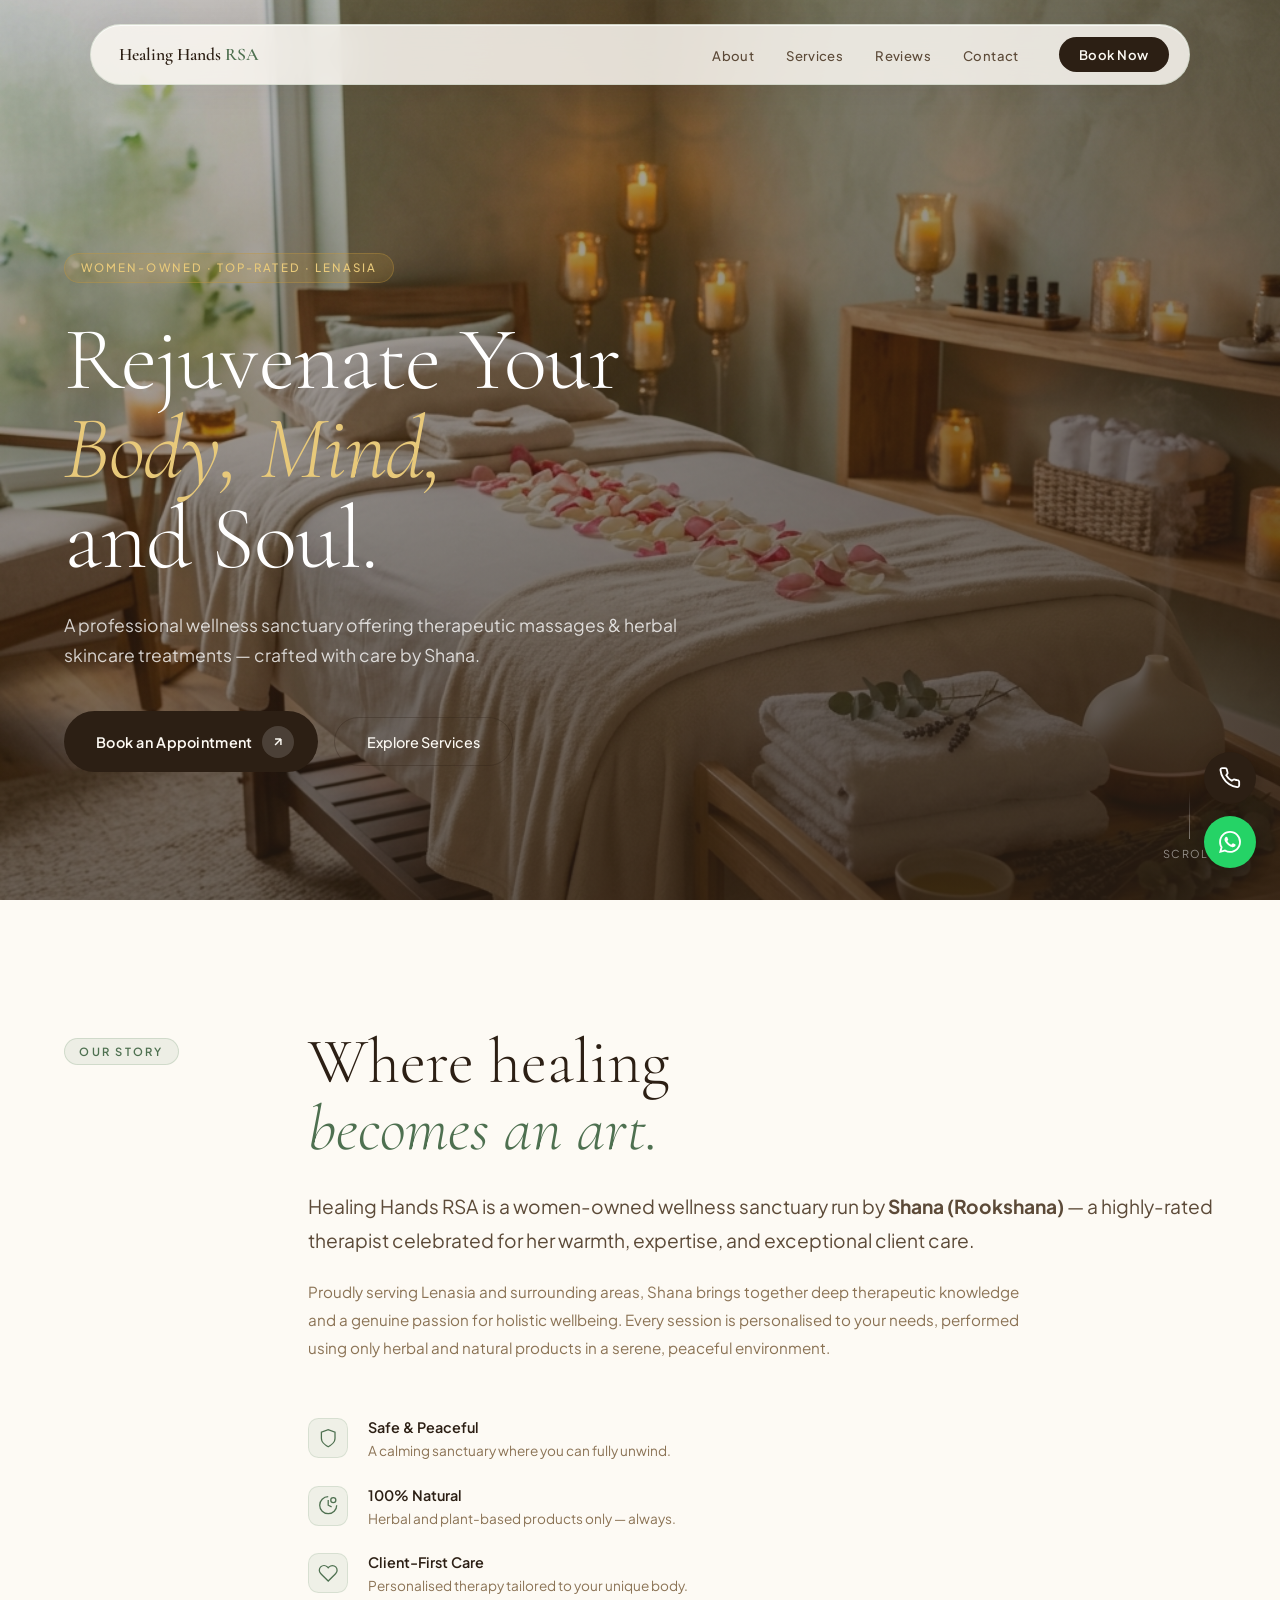
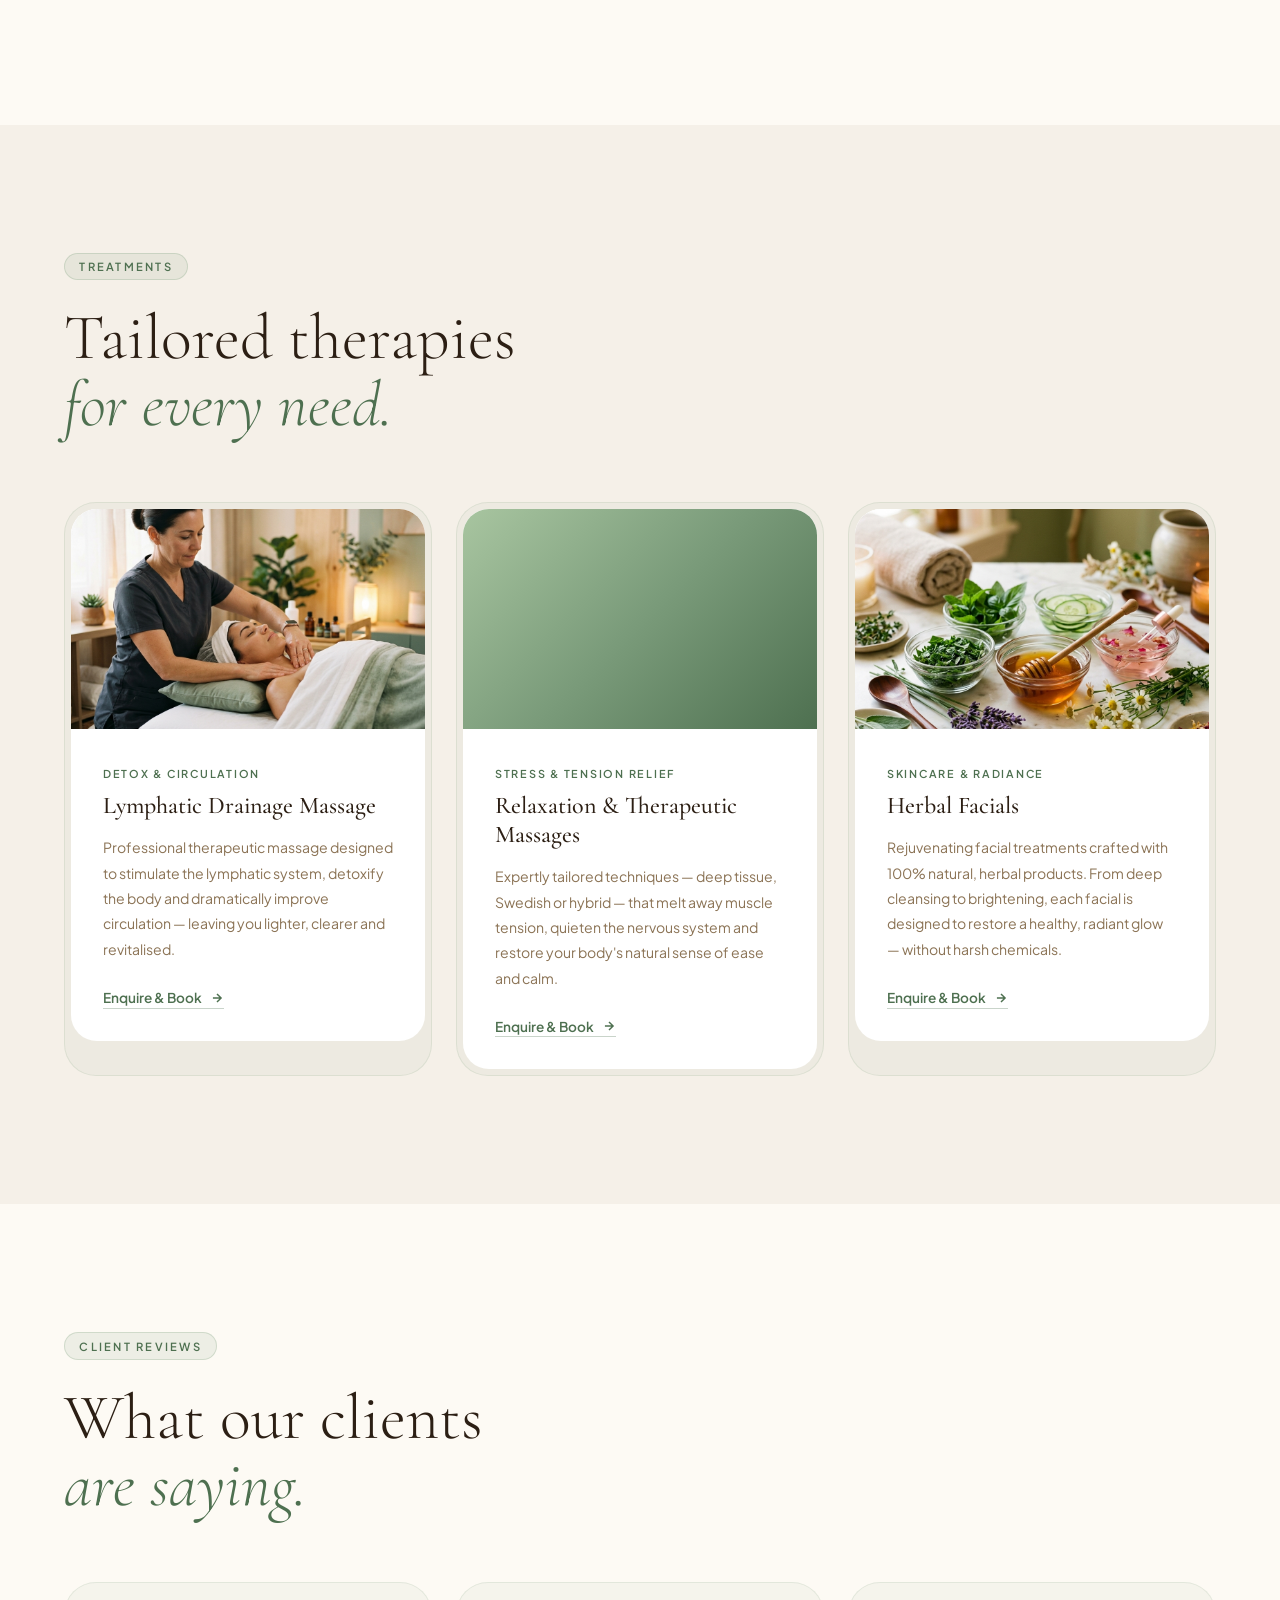
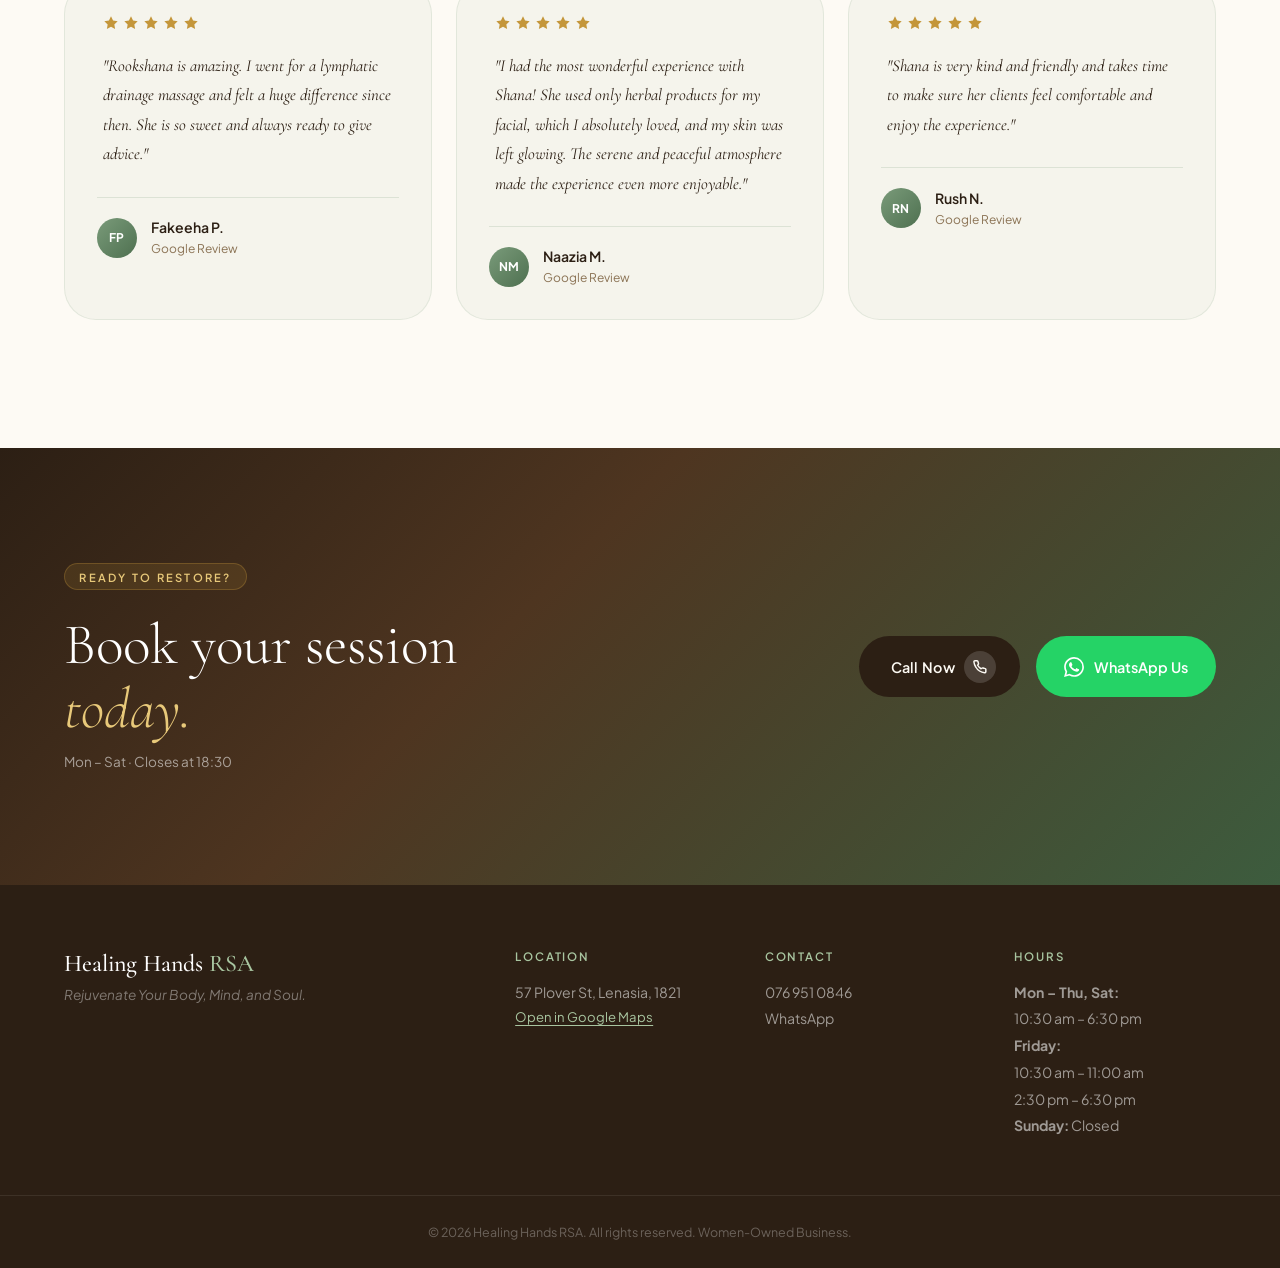
<file: projects/massage_palor/index.html>
<!DOCTYPE html>
<html lang="en">
<head>
<meta charset="UTF-8"/>
<meta name="viewport" content="width=device-width, initial-scale=1.0"/>
<title>Healing Hands RSA | Massage & Wellness Therapy – Lenasia</title>
<meta name="description" content="Healing Hands RSA is a women-owned wellness sanctuary in Lenasia offering lymphatic drainage, relaxation massages and herbal facials by Shana (Rookshana). Book today."/>
<link rel="preconnect" href="https://fonts.googleapis.com"/>
<link rel="preconnect" href="https://fonts.gstatic.com" crossorigin/>
<link href="https://fonts.googleapis.com/css2?family=Cormorant+Garamond:ital,wght@0,300;0,400;0,500;0,600;1,300;1,400&family=Plus+Jakarta+Sans:wght@300;400;500;600&display=swap" rel="stylesheet"/>
<link rel="stylesheet" href="style.css"/>
</head>
<body>

<!-- FLOATING NAV -->
<header class="nav-wrapper" id="nav">
  <nav class="nav-pill">
    <a href="#hero" class="nav-logo">Healing Hands <span>RSA</span></a>
    <ul class="nav-links" id="navLinks">
      <li><a href="#about">About</a></li>
      <li><a href="#services">Services</a></li>
      <li><a href="#testimonials">Reviews</a></li>
      <li><a href="#contact">Contact</a></li>
    </ul>
    <a href="https://wa.me/27769510846" target="_blank" rel="noopener" class="btn-nav">Book Now</a>
    <button class="hamburger" id="hamburger" aria-label="Toggle menu" aria-expanded="false">
      <span></span><span></span>
    </button>
  </nav>
</header>

<!-- MOBILE MENU OVERLAY -->
<div class="mobile-menu" id="mobileMenu" aria-hidden="true">
  <ul>
    <li><a href="#about" class="mob-link">About</a></li>
    <li><a href="#services" class="mob-link">Services</a></li>
    <li><a href="#testimonials" class="mob-link">Reviews</a></li>
    <li><a href="#contact" class="mob-link">Contact</a></li>
    <li><a href="https://wa.me/27769510846" target="_blank" class="mob-link mob-cta">Book Now</a></li>
  </ul>
</div>

<!-- HERO -->
<section id="hero" class="hero">
  <div class="hero-bg">
    <img src="hero.png" alt="Serene spa treatment room" class="hero-img"/>
    <div class="hero-overlay"></div>
  </div>
  <div class="hero-content reveal">
    <span class="eyebrow">Women-Owned · Top-Rated · Lenasia</span>
    <h1>Rejuvenate Your<br><em>Body, Mind,</em><br>and Soul.</h1>
    <p class="hero-sub">A professional wellness sanctuary offering therapeutic massages &amp; herbal skincare treatments — crafted with care by Shana.</p>
    <div class="hero-ctas">
      <a href="https://wa.me/27769510846" target="_blank" rel="noopener" class="btn-primary" id="heroCta">
        Book an Appointment
        <span class="btn-icon">
          <svg width="14" height="14" viewBox="0 0 24 24" fill="none" stroke="currentColor" stroke-width="2.5"><path d="M7 17L17 7M17 7H7M17 7v10"/></svg>
        </span>
      </a>
      <a href="#services" class="btn-ghost">Explore Services</a>
    </div>
  </div>
  <div class="hero-scroll-hint">
    <div class="scroll-line"></div>
    <span>Scroll</span>
  </div>
</section>

<!-- ABOUT -->
<section id="about" class="section about-section">
  <div class="container about-grid">
    <div class="about-tag-col">
      <span class="section-tag">Our Story</span>
    </div>
    <div class="about-content reveal">
      <h2>Where healing<br><em>becomes an art.</em></h2>
      <p class="lead">Healing Hands RSA is a women-owned wellness sanctuary run by <strong>Shana (Rookshana)</strong> — a highly-rated therapist celebrated for her warmth, expertise, and exceptional client care.</p>
      <p>Proudly serving Lenasia and surrounding areas, Shana brings together deep therapeutic knowledge and a genuine passion for holistic wellbeing. Every session is personalised to your needs, performed using only herbal and natural products in a serene, peaceful environment.</p>
      <div class="values-row">
        <div class="value-item">
          <div class="value-icon">
            <svg viewBox="0 0 24 24" fill="none" stroke="currentColor" stroke-width="1.5"><path d="M12 22s8-4 8-10V5l-8-3-8 3v7c0 6 8 10 8 10z"/></svg>
          </div>
          <div>
            <strong>Safe &amp; Peaceful</strong>
            <span>A calming sanctuary where you can fully unwind.</span>
          </div>
        </div>
        <div class="value-item">
          <div class="value-icon">
            <svg viewBox="0 0 24 24" fill="none" stroke="currentColor" stroke-width="1.5"><path d="M12 2a10 10 0 1 0 10 10"/><path d="M12 6v6l4 2"/><circle cx="18" cy="6" r="3"/></svg>
          </div>
          <div>
            <strong>100% Natural</strong>
            <span>Herbal and plant-based products only — always.</span>
          </div>
        </div>
        <div class="value-item">
          <div class="value-icon">
            <svg viewBox="0 0 24 24" fill="none" stroke="currentColor" stroke-width="1.5"><path d="M20.84 4.61a5.5 5.5 0 0 0-7.78 0L12 5.67l-1.06-1.06a5.5 5.5 0 0 0-7.78 7.78l1.06 1.06L12 21.23l7.78-7.78 1.06-1.06a5.5 5.5 0 0 0 0-7.78z"/></svg>
          </div>
          <div>
            <strong>Client-First Care</strong>
            <span>Personalised therapy tailored to your unique body.</span>
          </div>
        </div>
      </div>
    </div>
  </div>
</section>

<!-- SERVICES -->
<section id="services" class="section services-section">
  <div class="container">
    <div class="section-header reveal">
      <span class="section-tag">Treatments</span>
      <h2>Tailored therapies<br><em>for every need.</em></h2>
    </div>
    <div class="services-grid">

      <article class="service-card reveal" style="--delay:0ms">
        <div class="service-card-inner">
          <div class="service-img-wrap">
            <img src="lymphatic.png" alt="Lymphatic drainage massage therapy" loading="lazy"/>
          </div>
          <div class="service-body">
            <span class="service-label">Detox &amp; Circulation</span>
            <h3>Lymphatic Drainage Massage</h3>
            <p>Professional therapeutic massage designed to stimulate the lymphatic system, detoxify the body and dramatically improve circulation — leaving you lighter, clearer and revitalised.</p>
            <a href="https://wa.me/27769510846?text=Hi%20Shana%2C%20I'd%20like%20to%20book%20a%20Lymphatic%20Drainage%20Massage." target="_blank" class="service-link">
              Enquire &amp; Book
              <svg width="14" height="14" viewBox="0 0 24 24" fill="none" stroke="currentColor" stroke-width="2.5"><path d="M5 12h14M12 5l7 7-7 7"/></svg>
            </a>
          </div>
        </div>
      </article>

      <article class="service-card reveal" style="--delay:120ms">
        <div class="service-card-inner">
          <div class="service-img-wrap service-img-bg"></div>
          <div class="service-body">
            <span class="service-label">Stress &amp; Tension Relief</span>
            <h3>Relaxation &amp; Therapeutic Massages</h3>
            <p>Expertly tailored techniques — deep tissue, Swedish or hybrid — that melt away muscle tension, quieten the nervous system and restore your body's natural sense of ease and calm.</p>
            <a href="https://wa.me/27769510846?text=Hi%20Shana%2C%20I'd%20like%20to%20book%20a%20Relaxation%20Massage." target="_blank" class="service-link">
              Enquire &amp; Book
              <svg width="14" height="14" viewBox="0 0 24 24" fill="none" stroke="currentColor" stroke-width="2.5"><path d="M5 12h14M12 5l7 7-7 7"/></svg>
            </a>
          </div>
        </div>
      </article>

      <article class="service-card reveal" style="--delay:240ms">
        <div class="service-card-inner">
          <div class="service-img-wrap">
            <img src="facial.png" alt="Herbal facial treatment with natural botanicals" loading="lazy"/>
          </div>
          <div class="service-body">
            <span class="service-label">Skincare &amp; Radiance</span>
            <h3>Herbal Facials</h3>
            <p>Rejuvenating facial treatments crafted with 100% natural, herbal products. From deep cleansing to brightening, each facial is designed to restore a healthy, radiant glow — without harsh chemicals.</p>
            <a href="https://wa.me/27769510846?text=Hi%20Shana%2C%20I'd%20like%20to%20book%20an%20Herbal%20Facial." target="_blank" class="service-link">
              Enquire &amp; Book
              <svg width="14" height="14" viewBox="0 0 24 24" fill="none" stroke="currentColor" stroke-width="2.5"><path d="M5 12h14M12 5l7 7-7 7"/></svg>
            </a>
          </div>
        </div>
      </article>

    </div>
  </div>
</section>

<!-- TESTIMONIALS -->
<section id="testimonials" class="section testimonials-section">
  <div class="container">
    <div class="section-header reveal">
      <span class="section-tag">Client Reviews</span>
      <h2>What our clients<br><em>are saying.</em></h2>
    </div>
    <div class="reviews-grid">

      <blockquote class="review-card reveal" style="--delay:0ms">
        <div class="stars" aria-label="5 stars">
          <svg viewBox="0 0 24 24" fill="currentColor"><path d="M12 2l3.09 6.26L22 9.27l-5 4.87 1.18 6.88L12 17.77l-6.18 3.25L7 14.14 2 9.27l6.91-1.01L12 2z"/></svg>
          <svg viewBox="0 0 24 24" fill="currentColor"><path d="M12 2l3.09 6.26L22 9.27l-5 4.87 1.18 6.88L12 17.77l-6.18 3.25L7 14.14 2 9.27l6.91-1.01L12 2z"/></svg>
          <svg viewBox="0 0 24 24" fill="currentColor"><path d="M12 2l3.09 6.26L22 9.27l-5 4.87 1.18 6.88L12 17.77l-6.18 3.25L7 14.14 2 9.27l6.91-1.01L12 2z"/></svg>
          <svg viewBox="0 0 24 24" fill="currentColor"><path d="M12 2l3.09 6.26L22 9.27l-5 4.87 1.18 6.88L12 17.77l-6.18 3.25L7 14.14 2 9.27l6.91-1.01L12 2z"/></svg>
          <svg viewBox="0 0 24 24" fill="currentColor"><path d="M12 2l3.09 6.26L22 9.27l-5 4.87 1.18 6.88L12 17.77l-6.18 3.25L7 14.14 2 9.27l6.91-1.01L12 2z"/></svg>
        </div>
        <p>"Rookshana is amazing. I went for a lymphatic drainage massage and felt a huge difference since then. She is so sweet and always ready to give advice."</p>
        <footer class="review-author">
          <div class="author-avatar">FP</div>
          <div>
            <strong>Fakeeha P.</strong>
            <span>Google Review</span>
          </div>
        </footer>
      </blockquote>

      <blockquote class="review-card reveal" style="--delay:150ms">
        <div class="stars" aria-label="5 stars">
          <svg viewBox="0 0 24 24" fill="currentColor"><path d="M12 2l3.09 6.26L22 9.27l-5 4.87 1.18 6.88L12 17.77l-6.18 3.25L7 14.14 2 9.27l6.91-1.01L12 2z"/></svg>
          <svg viewBox="0 0 24 24" fill="currentColor"><path d="M12 2l3.09 6.26L22 9.27l-5 4.87 1.18 6.88L12 17.77l-6.18 3.25L7 14.14 2 9.27l6.91-1.01L12 2z"/></svg>
          <svg viewBox="0 0 24 24" fill="currentColor"><path d="M12 2l3.09 6.26L22 9.27l-5 4.87 1.18 6.88L12 17.77l-6.18 3.25L7 14.14 2 9.27l6.91-1.01L12 2z"/></svg>
          <svg viewBox="0 0 24 24" fill="currentColor"><path d="M12 2l3.09 6.26L22 9.27l-5 4.87 1.18 6.88L12 17.77l-6.18 3.25L7 14.14 2 9.27l6.91-1.01L12 2z"/></svg>
          <svg viewBox="0 0 24 24" fill="currentColor"><path d="M12 2l3.09 6.26L22 9.27l-5 4.87 1.18 6.88L12 17.77l-6.18 3.25L7 14.14 2 9.27l6.91-1.01L12 2z"/></svg>
        </div>
        <p>"I had the most wonderful experience with Shana! She used only herbal products for my facial, which I absolutely loved, and my skin was left glowing. The serene and peaceful atmosphere made the experience even more enjoyable."</p>
        <footer class="review-author">
          <div class="author-avatar">NM</div>
          <div>
            <strong>Naazia M.</strong>
            <span>Google Review</span>
          </div>
        </footer>
      </blockquote>

      <blockquote class="review-card reveal" style="--delay:300ms">
        <div class="stars" aria-label="5 stars">
          <svg viewBox="0 0 24 24" fill="currentColor"><path d="M12 2l3.09 6.26L22 9.27l-5 4.87 1.18 6.88L12 17.77l-6.18 3.25L7 14.14 2 9.27l6.91-1.01L12 2z"/></svg>
          <svg viewBox="0 0 24 24" fill="currentColor"><path d="M12 2l3.09 6.26L22 9.27l-5 4.87 1.18 6.88L12 17.77l-6.18 3.25L7 14.14 2 9.27l6.91-1.01L12 2z"/></svg>
          <svg viewBox="0 0 24 24" fill="currentColor"><path d="M12 2l3.09 6.26L22 9.27l-5 4.87 1.18 6.88L12 17.77l-6.18 3.25L7 14.14 2 9.27l6.91-1.01L12 2z"/></svg>
          <svg viewBox="0 0 24 24" fill="currentColor"><path d="M12 2l3.09 6.26L22 9.27l-5 4.87 1.18 6.88L12 17.77l-6.18 3.25L7 14.14 2 9.27l6.91-1.01L12 2z"/></svg>
          <svg viewBox="0 0 24 24" fill="currentColor"><path d="M12 2l3.09 6.26L22 9.27l-5 4.87 1.18 6.88L12 17.77l-6.18 3.25L7 14.14 2 9.27l6.91-1.01L12 2z"/></svg>
        </div>
        <p>"Shana is very kind and friendly and takes time to make sure her clients feel comfortable and enjoy the experience."</p>
        <footer class="review-author">
          <div class="author-avatar">RN</div>
          <div>
            <strong>Rush N.</strong>
            <span>Google Review</span>
          </div>
        </footer>
      </blockquote>

    </div>
  </div>
</section>

<!-- CONTACT / FOOTER -->
<footer id="contact" class="footer-section">
  <div class="footer-cta-band reveal">
    <div class="container footer-cta-inner">
      <div>
        <span class="section-tag light">Ready to restore?</span>
        <h2>Book your session<br><em>today.</em></h2>
        <p>Mon – Sat · Closes at 18:30</p>
      </div>
      <div class="footer-cta-actions">
        <a href="tel:0769510846" class="btn-primary" id="callBtn">
          Call Now
          <span class="btn-icon">
            <svg width="14" height="14" viewBox="0 0 24 24" fill="none" stroke="currentColor" stroke-width="2.5"><path d="M22 16.92v3a2 2 0 0 1-2.18 2 19.79 19.79 0 0 1-8.63-3.07A19.5 19.5 0 0 1 4.69 12 19.79 19.79 0 0 1 1.61 3.42 2 2 0 0 1 3.6 1.24h3a2 2 0 0 1 2 1.72 12.84 12.84 0 0 0 .7 2.81 2 2 0 0 1-.45 2.11L7.91 9a16 16 0 0 0 6 6l1.27-.85a2 2 0 0 1 2.11-.45 12.84 12.84 0 0 0 2.81.7A2 2 0 0 1 22 16.92z"/></svg>
          </span>
        </a>
        <a href="https://wa.me/27769510846" target="_blank" rel="noopener" class="btn-whatsapp" id="waBtn">
          <svg width="20" height="20" viewBox="0 0 24 24" fill="currentColor"><path d="M17.472 14.382c-.297-.149-1.758-.867-2.03-.967-.273-.099-.471-.148-.67.15-.197.297-.767.966-.94 1.164-.173.199-.347.223-.644.075-.297-.15-1.255-.463-2.39-1.475-.883-.788-1.48-1.761-1.653-2.059-.173-.297-.018-.458.13-.606.134-.133.298-.347.446-.52.149-.174.198-.298.298-.497.099-.198.05-.371-.025-.52-.075-.149-.669-1.612-.916-2.207-.242-.579-.487-.5-.669-.51-.173-.008-.371-.01-.57-.01-.198 0-.52.074-.792.372-.272.297-1.04 1.016-1.04 2.479 0 1.462 1.065 2.875 1.213 3.074.149.198 2.096 3.2 5.077 4.487.709.306 1.262.489 1.694.625.712.227 1.36.195 1.871.118.571-.085 1.758-.719 2.006-1.413.248-.694.248-1.289.173-1.413-.074-.124-.272-.198-.57-.347m-5.421 7.403h-.004a9.87 9.87 0 0 1-5.031-1.378l-.361-.214-3.741.982.998-3.648-.235-.374a9.86 9.86 0 0 1-1.51-5.26c.001-5.45 4.436-9.884 9.888-9.884 2.64 0 5.122 1.03 6.988 2.898a9.825 9.825 0 0 1 2.893 6.994c-.003 5.45-4.437 9.884-9.885 9.884m8.413-18.297A11.815 11.815 0 0 0 12.05 0C5.495 0 .16 5.335.157 11.892c0 2.096.547 4.142 1.588 5.945L.057 24l6.305-1.654a11.882 11.882 0 0 0 5.683 1.448h.005c6.554 0 11.890-5.335 11.893-11.893a11.821 11.821 0 0 0-3.48-8.413z"/></svg>
          WhatsApp Us
        </a>
      </div>
    </div>
  </div>

  <div class="footer-info">
    <div class="container footer-info-grid">
      <div class="footer-brand">
        <p class="footer-logo-text">Healing Hands <span>RSA</span></p>
        <p class="footer-tagline">Rejuvenate Your Body, Mind, and Soul.</p>
      </div>
      <div class="footer-detail">
        <h4>Location</h4>
        <p>57 Plover St, Lenasia, 1821</p>
        <a href="https://maps.google.com/?q=MRPM+GR+Lenasia" target="_blank" rel="noopener" class="map-link">Open in Google Maps</a>
      </div>
      <div class="footer-detail">
        <h4>Contact</h4>
        <a href="tel:0769510846">076 951 0846</a>
        <a href="https://wa.me/27769510846" target="_blank" rel="noopener">WhatsApp</a>
      </div>
      <div class="footer-detail">
        <h4>Hours</h4>
        <p><strong>Mon – Thu, Sat:</strong><br>10:30 am – 6:30 pm</p>
        <p><strong>Friday:</strong><br>10:30 am – 11:00 am<br>2:30 pm – 6:30 pm</p>
        <p><strong>Sunday:</strong> Closed</p>
      </div>
    </div>
    <div class="footer-bottom">
      <div class="container">
        <p>&copy; 2026 Healing Hands RSA. All rights reserved. Women-Owned Business.</p>
      </div>
    </div>
  </div>
</footer>

<!-- FLOATING ACTION BUTTONS -->
<div class="fab-group" id="fabGroup">
  <a href="tel:0769510846" class="fab fab-call" aria-label="Call us" title="Call Now">
    <svg width="22" height="22" viewBox="0 0 24 24" fill="none" stroke="currentColor" stroke-width="2"><path d="M22 16.92v3a2 2 0 0 1-2.18 2 19.79 19.79 0 0 1-8.63-3.07A19.5 19.5 0 0 1 4.69 12 19.79 19.79 0 0 1 1.61 3.42 2 2 0 0 1 3.6 1.24h3a2 2 0 0 1 2 1.72 12.84 12.84 0 0 0 .7 2.81 2 2 0 0 1-.45 2.11L7.91 9a16 16 0 0 0 6 6l1.27-.85a2 2 0 0 1 2.11-.45 12.84 12.84 0 0 0 2.81.7A2 2 0 0 1 22 16.92z"/></svg>
  </a>
  <a href="https://wa.me/27769510846" target="_blank" rel="noopener" class="fab fab-wa" aria-label="WhatsApp" title="WhatsApp Us">
    <svg width="22" height="22" viewBox="0 0 24 24" fill="currentColor"><path d="M17.472 14.382c-.297-.149-1.758-.867-2.03-.967-.273-.099-.471-.148-.67.15-.197.297-.767.966-.94 1.164-.173.199-.347.223-.644.075-.297-.15-1.255-.463-2.39-1.475-.883-.788-1.48-1.761-1.653-2.059-.173-.297-.018-.458.13-.606.134-.133.298-.347.446-.52.149-.174.198-.298.298-.497.099-.198.05-.371-.025-.52-.075-.149-.669-1.612-.916-2.207-.242-.579-.487-.5-.669-.51-.173-.008-.371-.01-.57-.01-.198 0-.52.074-.792.372-.272.297-1.04 1.016-1.04 2.479 0 1.462 1.065 2.875 1.213 3.074.149.198 2.096 3.2 5.077 4.487.709.306 1.262.489 1.694.625.712.227 1.36.195 1.871.118.571-.085 1.758-.719 2.006-1.413.248-.694.248-1.289.173-1.413-.074-.124-.272-.198-.57-.347m-5.421 7.403h-.004a9.87 9.87 0 0 1-5.031-1.378l-.361-.214-3.741.982.998-3.648-.235-.374a9.86 9.86 0 0 1-1.51-5.26c.001-5.45 4.436-9.884 9.888-9.884 2.64 0 5.122 1.03 6.988 2.898a9.825 9.825 0 0 1 2.893 6.994c-.003 5.45-4.437 9.884-9.885 9.884m8.413-18.297A11.815 11.815 0 0 0 12.05 0C5.495 0 .16 5.335.157 11.892c0 2.096.547 4.142 1.588 5.945L.057 24l6.305-1.654a11.882 11.882 0 0 0 5.683 1.448h.005c6.554 0 11.890-5.335 11.893-11.893a11.821 11.821 0 0 0-3.48-8.413z"/></svg>
  </a>
</div>

<script src="app.js"></script>
</body>
</html>
</file>
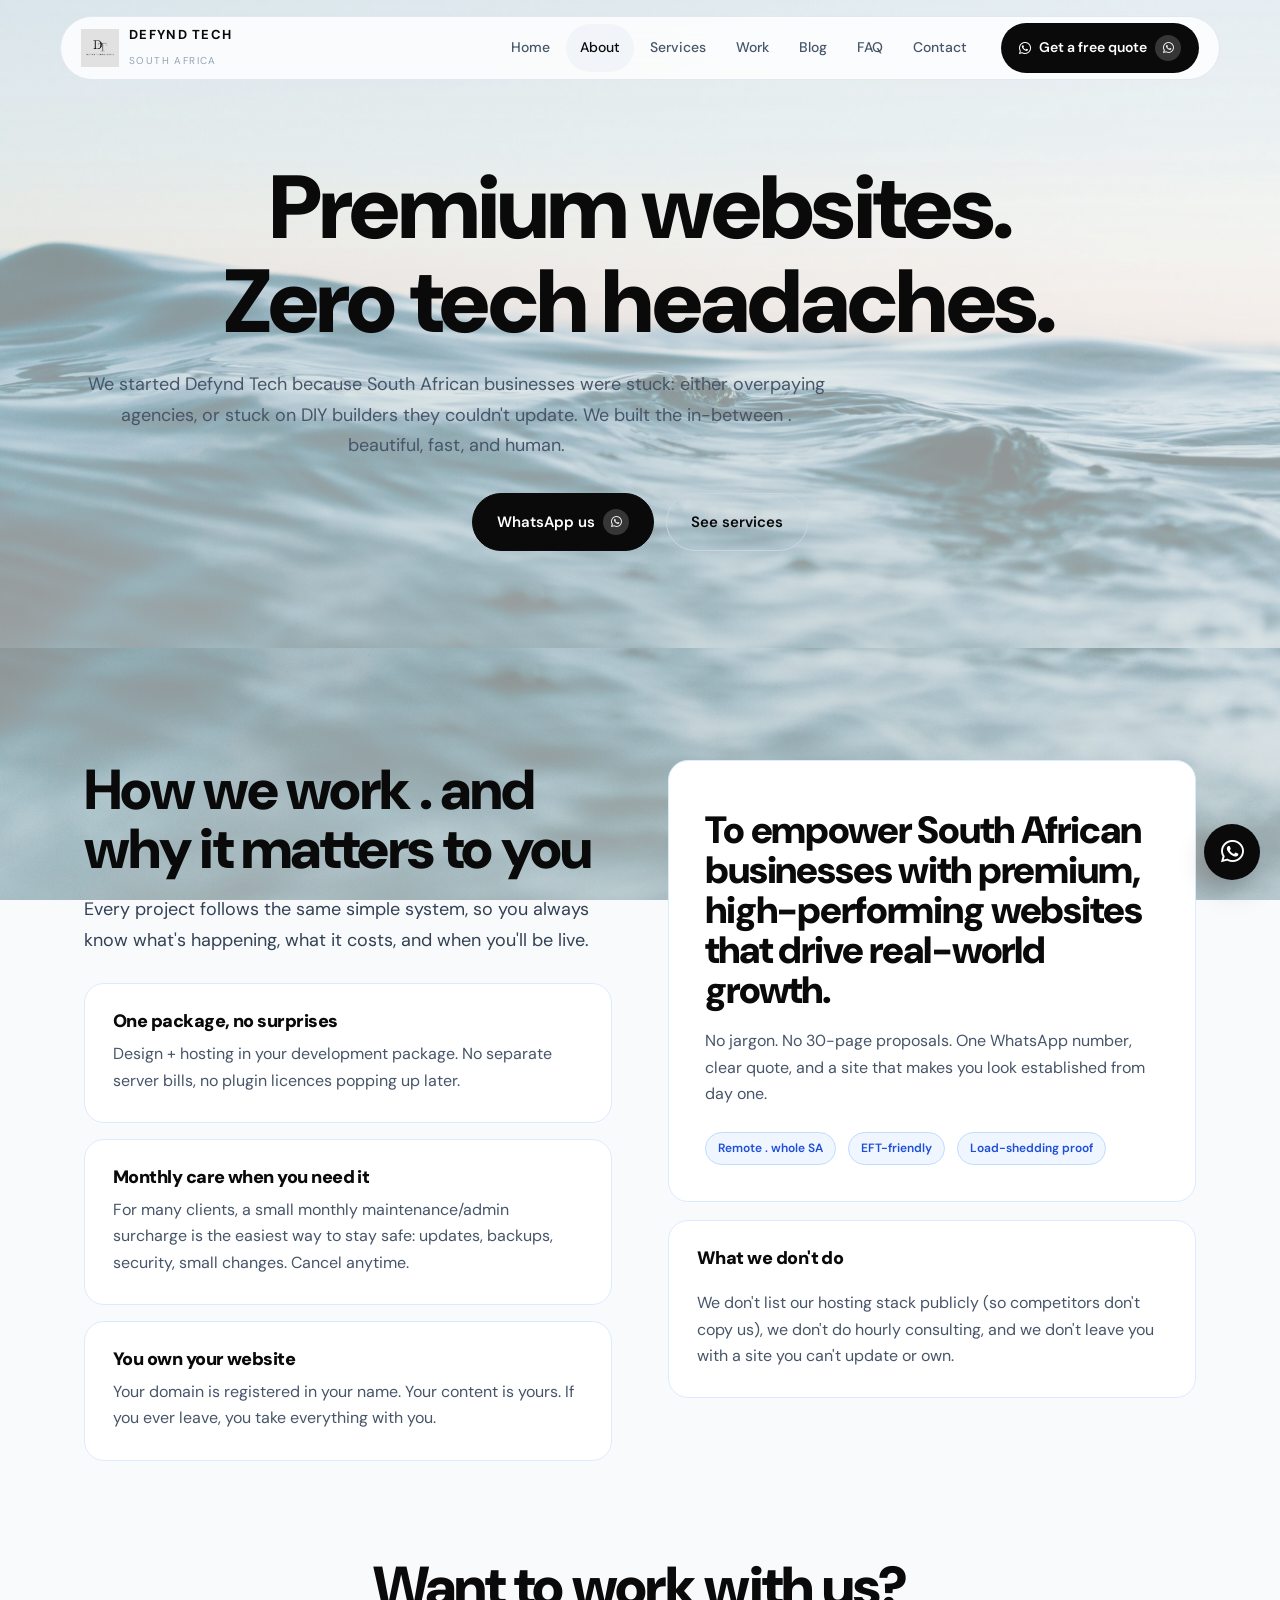
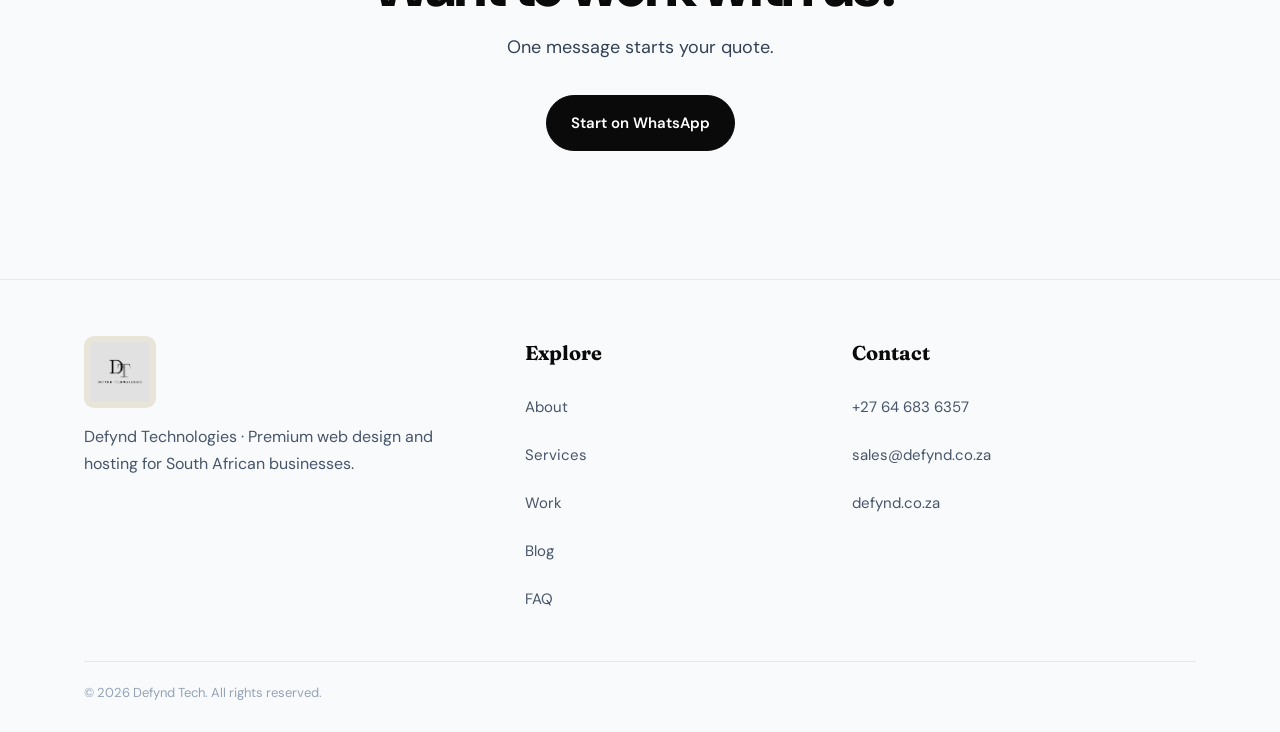
<file: about.html>
<!DOCTYPE html>
<html lang="en"><head>
<meta charset="UTF-8"><meta name="viewport" content="width=device-width, initial-scale=1.0">
<title>About Defynd Tech | Website Design & Hosting South Africa</title>
<meta name="description" content="About Defynd Tech (Defynd Technologies) .  premium website design and hosting for South African businesses. Speed, simplicity, WhatsApp-first support.">
<link rel="icon" href="assets/defynd-tech-logo.png"><link href="https://cdnjs.cloudflare.com/ajax/libs/font-awesome/6.4.0/css/all.min.css" rel="stylesheet"><link href="css/styles.css" rel="stylesheet">
</head><body class="sky-permanent">
<nav class="navbar"><div class="nav-container"><a class="nav-logo-link" href="index.html"><img class="nav-logo" src="assets/defynd-tech-logo.png" alt="Defynd Tech"><span class="nav-word"><b>Defynd Tech</b><span>South Africa</span></span></a><div class="nav-desktop"><ul class="nav-links"><li><a href="index.html">Home</a></li><li><a class="active" href="about.html">About</a></li><li><a href="services.html">Services</a></li><li><a href="portfolio.html">Work</a></li><li><a href="blog.html">Blog</a></li><li><a href="faq.html">FAQ</a></li><li><a href="contact.html">Contact</a></li></ul></div><a class="nav-whatsapp-btn" href="https://wa.me/27646836357" target="_blank" rel="noopener"><i class="fab fa-whatsapp"></i> Get a free quote <span class="icon-circle"><i class="fab fa-whatsapp"></i></span></a><button class="menu-toggle" aria-label="Menu"><i class="fas fa-bars"></i></button></div></nav>
<div class="sky-world" aria-hidden="true"><img loading="lazy" decoding="async" src="assets/sky-ocean.jpg" alt=""></div>
<div class="mobile-overlay"><ul class="nav-links"><li><a href="index.html">Home</a></li><li><a href="about.html">About</a></li><li><a href="services.html">Services</a></li><li><a href="portfolio.html">Work</a></li><li><a href="blog.html">Blog</a></li><li><a href="faq.html">FAQ</a></li><li><a href="contact.html">Contact</a></li></ul></div>

<header class="hero" style="min-height:72vh"><div class="hero-sky" id="heroSky"><img loading="lazy" decoding="async" src="assets/sky-ocean.jpg" alt=""></div><div class="container"><div class="reveal"><h1 style="margin-top:20px">Premium websites. <span class="accent">Zero tech headaches.</span></h1><p class="lede" style="margin-top:20px">We started Defynd Tech because South African businesses were stuck: either overpaying agencies, or stuck on DIY builders they couldn't update. We built the in-between .  beautiful, fast, and human.</p><div class="hero-ctas"><a class="btn" href="https://wa.me/27646836357" target="_blank" rel="noopener">WhatsApp us <span class="icon-circle"><i class="fab fa-whatsapp"></i></span></a><a class="btn btn-outline" href="services.html">See services</a></div></div></div></header>

<section class="section"><div class="container"><div class="two-col">
<div class="reveal"><h2>How we work .  and why it matters to you</h2><p class="lede" style="margin-top:16px">Every project follows the same simple system, so you always know what's happening, what it costs, and when you'll be live.</p><div style="display:grid;gap:16px;margin-top:28px">
<div class="card-outer"><div class="card-inner"><h3 style="font-family:var(--display);font-size:18px">One package, no surprises</h3><p>Design + hosting in your development package. No separate server bills, no plugin licences popping up later.</p></div></div>
<div class="card-outer"><div class="card-inner"><h3 style="font-family:var(--display);font-size:18px">Monthly care when you need it</h3><p>For many clients, a small monthly maintenance/admin surcharge is the easiest way to stay safe: updates, backups, security, small changes. Cancel anytime.</p></div></div>
<div class="card-outer"><div class="card-inner"><h3 style="font-family:var(--display);font-size:18px">You own your website</h3><p>Your domain is registered in your name. Your content is yours. If you ever leave, you take everything with you.</p></div></div>
</div></div>
<div class="reveal"><div class="card-outer"><div class="card-inner" style="padding:36px"><h2 style="margin-top:14px;font-size:38px">To empower South African businesses with premium, high-performing websites that drive real-world growth.</h2><p class="muted" style="margin-top:18px">No jargon. No 30-page proposals. One WhatsApp number, clear quote, and a site that makes you look established from day one.</p><div style="display:flex;gap:12px;flex-wrap:wrap;margin-top:24px"><span class="tag">Remote .  whole SA</span><span class="tag">EFT-friendly</span><span class="tag">Load-shedding proof</span></div></div></div>
<div class="card-outer" style="margin-top:18px"><div class="card-inner"><h3 style="font-family:var(--display);font-size:18px;margin-bottom:12px">What we don't do</h3><p>We don't list our hosting stack publicly (so competitors don't copy us), we don't do hourly consulting, and we don't leave you with a site you can't update or own.</p></div></div>
</div></div></div></section>

<section class="section" style="padding-top:0"><div class="container"><div class="center reveal"><h2>Want to work with us?</h2><p class="lede">One message starts your quote.</p><div class="hero-ctas" style="justify-content:center"><a class="btn" href="https://wa.me/27646836357?text=Hi%20Defynd%20Tech%2C%20I%27d%20like%20a%20free%20quote" target="_blank" rel="noopener">Start on WhatsApp</a></div></div></div></section>

<footer class="footer"><div class="container"><div class="footer-grid"><div><img src="assets/defynd-tech-logo.png" alt="Defynd Tech logo" style="height:72px;background:#e9e4d8;border-radius:10px;padding:6px"><p class="muted" style="margin-top:16px;max-width:360px">Defynd Technologies · Premium web design and hosting for South African businesses.</p></div><div><h4 style="font-family:var(--serif);font-size:20px;margin-bottom:16px">Explore</h4><div class="footer-links"><a href="about.html">About</a><a href="services.html">Services</a><a href="portfolio.html">Work</a><a href="blog.html">Blog</a><a href="faq.html">FAQ</a></div></div><div><h4 style="font-family:var(--serif);font-size:20px;margin-bottom:16px">Contact</h4><div class="footer-links"><a href="tel:+27646836357">+27 64 683 6357</a><a href="mailto:sales@defynd.co.za">sales@defynd.co.za</a><a href="https://defynd.co.za">defynd.co.za</a></div></div></div><div class="footer-bottom"><p>© <span id="year">2026</span> Defynd Tech. All rights reserved.</p></div></div></footer>
<a class="floating-whatsapp" href="https://wa.me/27646836357" target="_blank" rel="noopener"><i class="fab fa-whatsapp"></i></a><script src="js/main.js"></script></body></html>
</file>
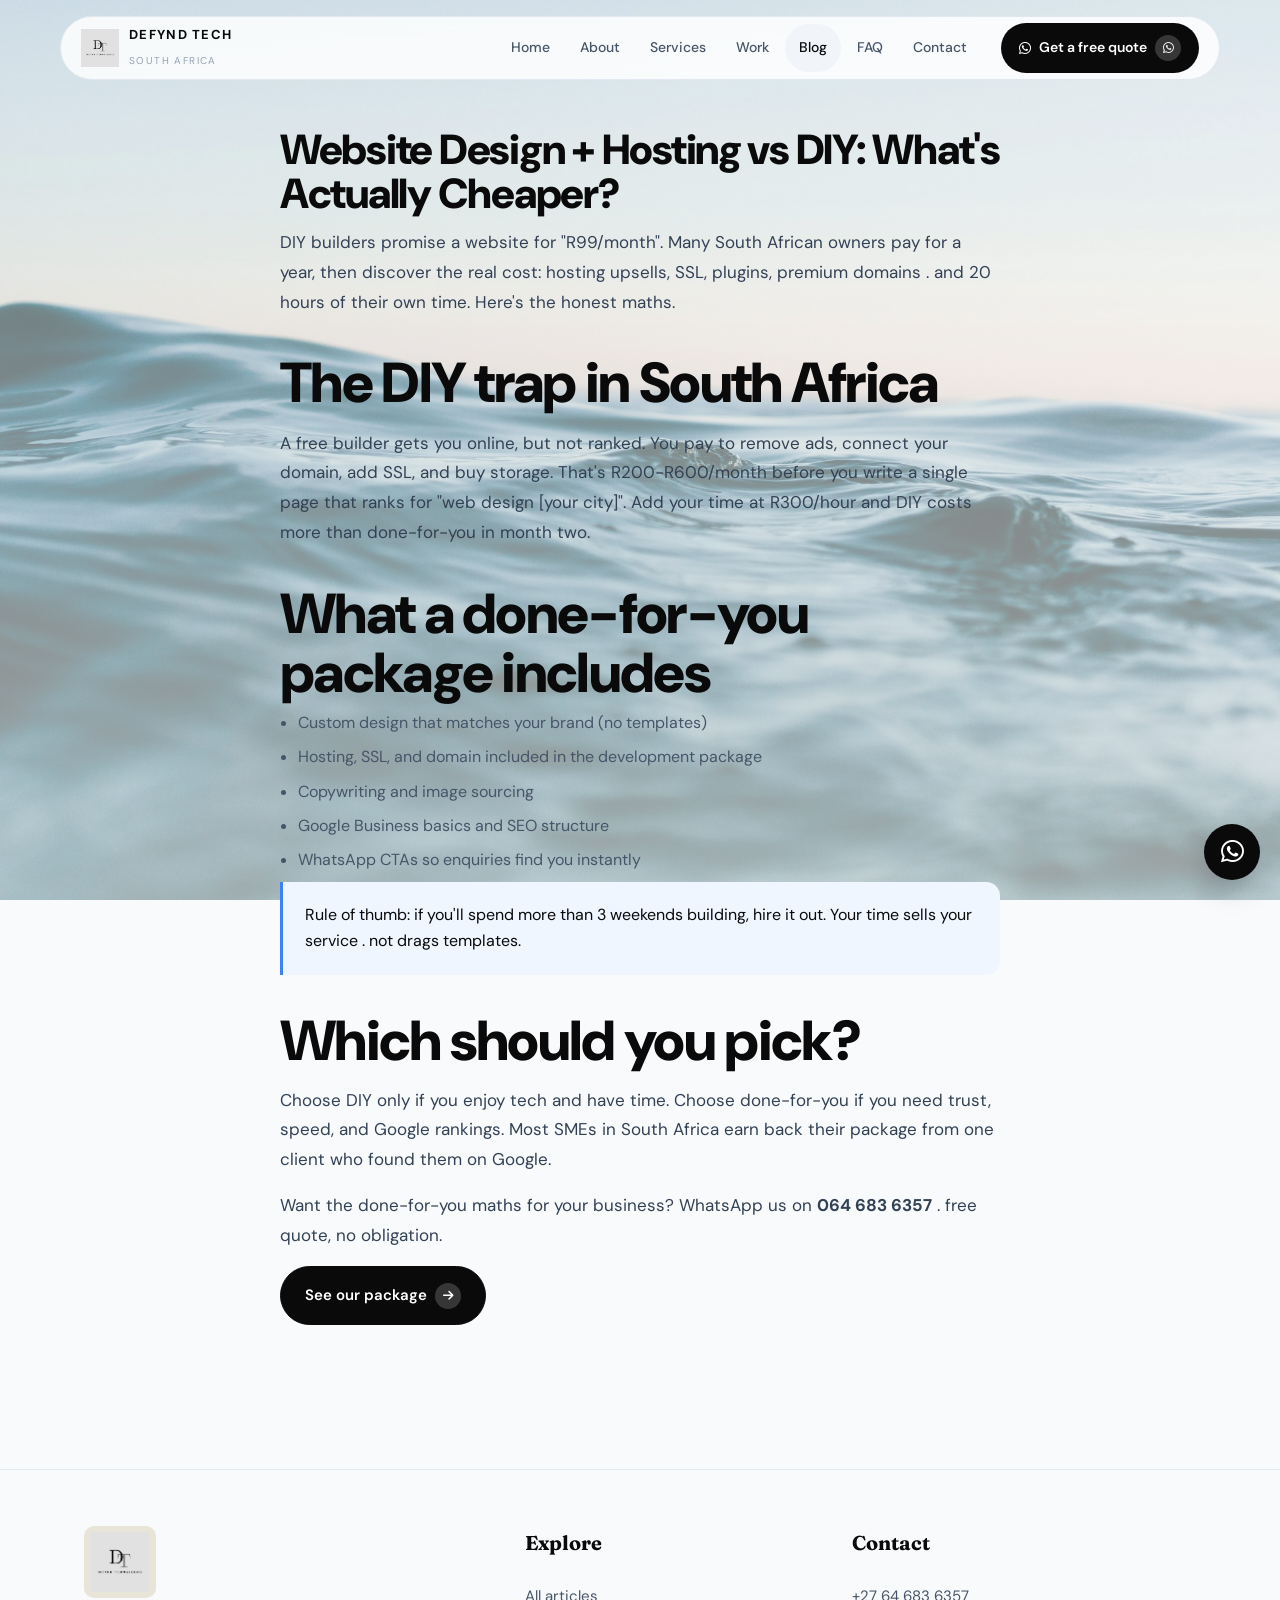
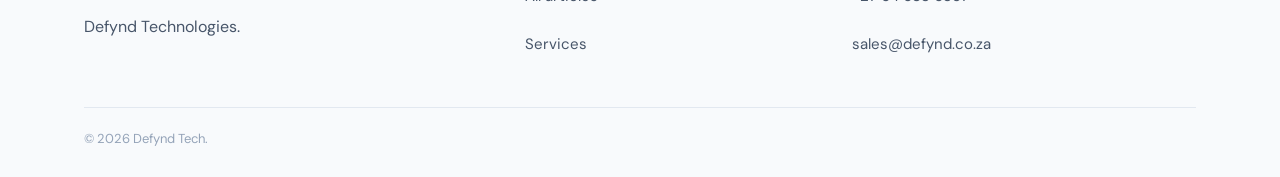
<file: blog-design-hosting-vs-diy.html>
<!DOCTYPE html>
<html lang="en"><head>
<meta charset="UTF-8"><meta name="viewport" content="width=device-width, initial-scale=1.0">
<title>Website Design + Hosting vs DIY: What's Actually Cheaper in South Africa? | Defynd Tech</title>
<meta name="description" content="Wix vs done-for-you website in South Africa: true cost of DIY hosting, SSL, plugins, and time vs a design + hosting package.">
<link rel="icon" href="assets/defynd-tech-logo.png"><link href="https://cdnjs.cloudflare.com/ajax/libs/font-awesome/6.4.0/css/all.min.css" rel="stylesheet"><link href="css/styles.css" rel="stylesheet">
</head><body class="sky-permanent">
<nav class="navbar"><div class="nav-container"><a class="nav-logo-link" href="index.html"><img class="nav-logo" src="assets/defynd-tech-logo.png" alt="Defynd Tech"><span class="nav-word"><b>Defynd Tech</b><span>South Africa</span></span></a><div class="nav-desktop"><ul class="nav-links"><li><a href="index.html">Home</a></li><li><a href="about.html">About</a></li><li><a href="services.html">Services</a></li><li><a href="portfolio.html">Work</a></li><li><a class="active" href="blog.html">Blog</a></li><li><a href="faq.html">FAQ</a></li><li><a href="contact.html">Contact</a></li></ul></div><a class="nav-whatsapp-btn" href="https://wa.me/27646836357" target="_blank" rel="noopener"><i class="fab fa-whatsapp"></i> Get a free quote <span class="icon-circle"><i class="fab fa-whatsapp"></i></span></a><button class="menu-toggle"><i class="fas fa-bars"></i></button></div></nav>
<div class="sky-world" aria-hidden="true"><img loading="lazy" decoding="async" src="assets/sky-ocean.jpg" alt=""></div>
<div class="mobile-overlay"><ul class="nav-links"><li><a href="index.html">Home</a></li><li><a href="about.html">About</a></li><li><a href="services.html">Services</a></li><li><a href="portfolio.html">Work</a></li><li><a href="blog.html">Blog</a></li><li><a href="faq.html">FAQ</a></li><li><a href="contact.html">Contact</a></li></ul></div>
<section class="section"><div class="article">

<h1 style="font-size:42px;margin-top:16px">Website Design + Hosting vs DIY: What's Actually Cheaper?</h1>
<p class="muted" style="margin-top:12px">DIY builders promise a website for "R99/month". Many South African owners pay for a year, then discover the real cost: hosting upsells, SSL, plugins, premium domains .  and 20 hours of their own time. Here's the honest maths.</p>
<h2>The DIY trap in South Africa</h2>
<p>A free builder gets you online, but not ranked. You pay to remove ads, connect your domain, add SSL, and buy storage. That's R200-R600/month before you write a single page that ranks for "web design [your city]". Add your time at R300/hour and DIY costs more than done-for-you in month two.</p>
<h2>What a done-for-you package includes</h2>
<ul><li>Custom design that matches your brand (no templates)</li><li>Hosting, SSL, and domain included in the development package</li><li>Copywriting and image sourcing</li><li>Google Business basics and SEO structure</li><li>WhatsApp CTAs so enquiries find you instantly</li></ul>
<div class="callout">Rule of thumb: if you'll spend more than 3 weekends building, hire it out. Your time sells your service .  not drags templates.</div>
<h2>Which should you pick?</h2>
<p>Choose DIY only if you enjoy tech and have time. Choose done-for-you if you need trust, speed, and Google rankings. Most SMEs in South Africa earn back their package from one client who found them on Google.</p>
<p>Want the done-for-you maths for your business? WhatsApp us on <a href="https://wa.me/27646836357" style="color:var(--paper);font-weight:700">064 683 6357</a> .  free quote, no obligation.</p>
<p><a class="btn" href="services.html">See our package <span class="icon-circle"><i class="fas fa-arrow-right"></i></span></a></p>
</div></section>
<footer class="footer"><div class="container"><div class="footer-grid"><div><img src="assets/defynd-tech-logo.png" style="height:72px;background:#e9e4d8;border-radius:10px;padding:6px" alt="Defynd Tech"><p class="muted" style="margin-top:16px">Defynd Technologies.</p></div><div><h4 style="font-family:var(--serif);font-size:20px;margin-bottom:16px">Explore</h4><div class="footer-links"><a href="blog.html">All articles</a><a href="services.html">Services</a></div></div><div><h4 style="font-family:var(--serif);font-size:20px;margin-bottom:16px">Contact</h4><div class="footer-links"><a href="tel:+27646836357">+27 64 683 6357</a><a href="mailto:sales@defynd.co.za">sales@defynd.co.za</a></div></div></div><div class="footer-bottom"><p>© <span id="year">2026</span> Defynd Tech.</p></div></div></footer>
<a class="floating-whatsapp" href="https://wa.me/27646836357" target="_blank" rel="noopener"><i class="fab fa-whatsapp"></i></a><script src="js/main.js"></script></body></html>
</file>
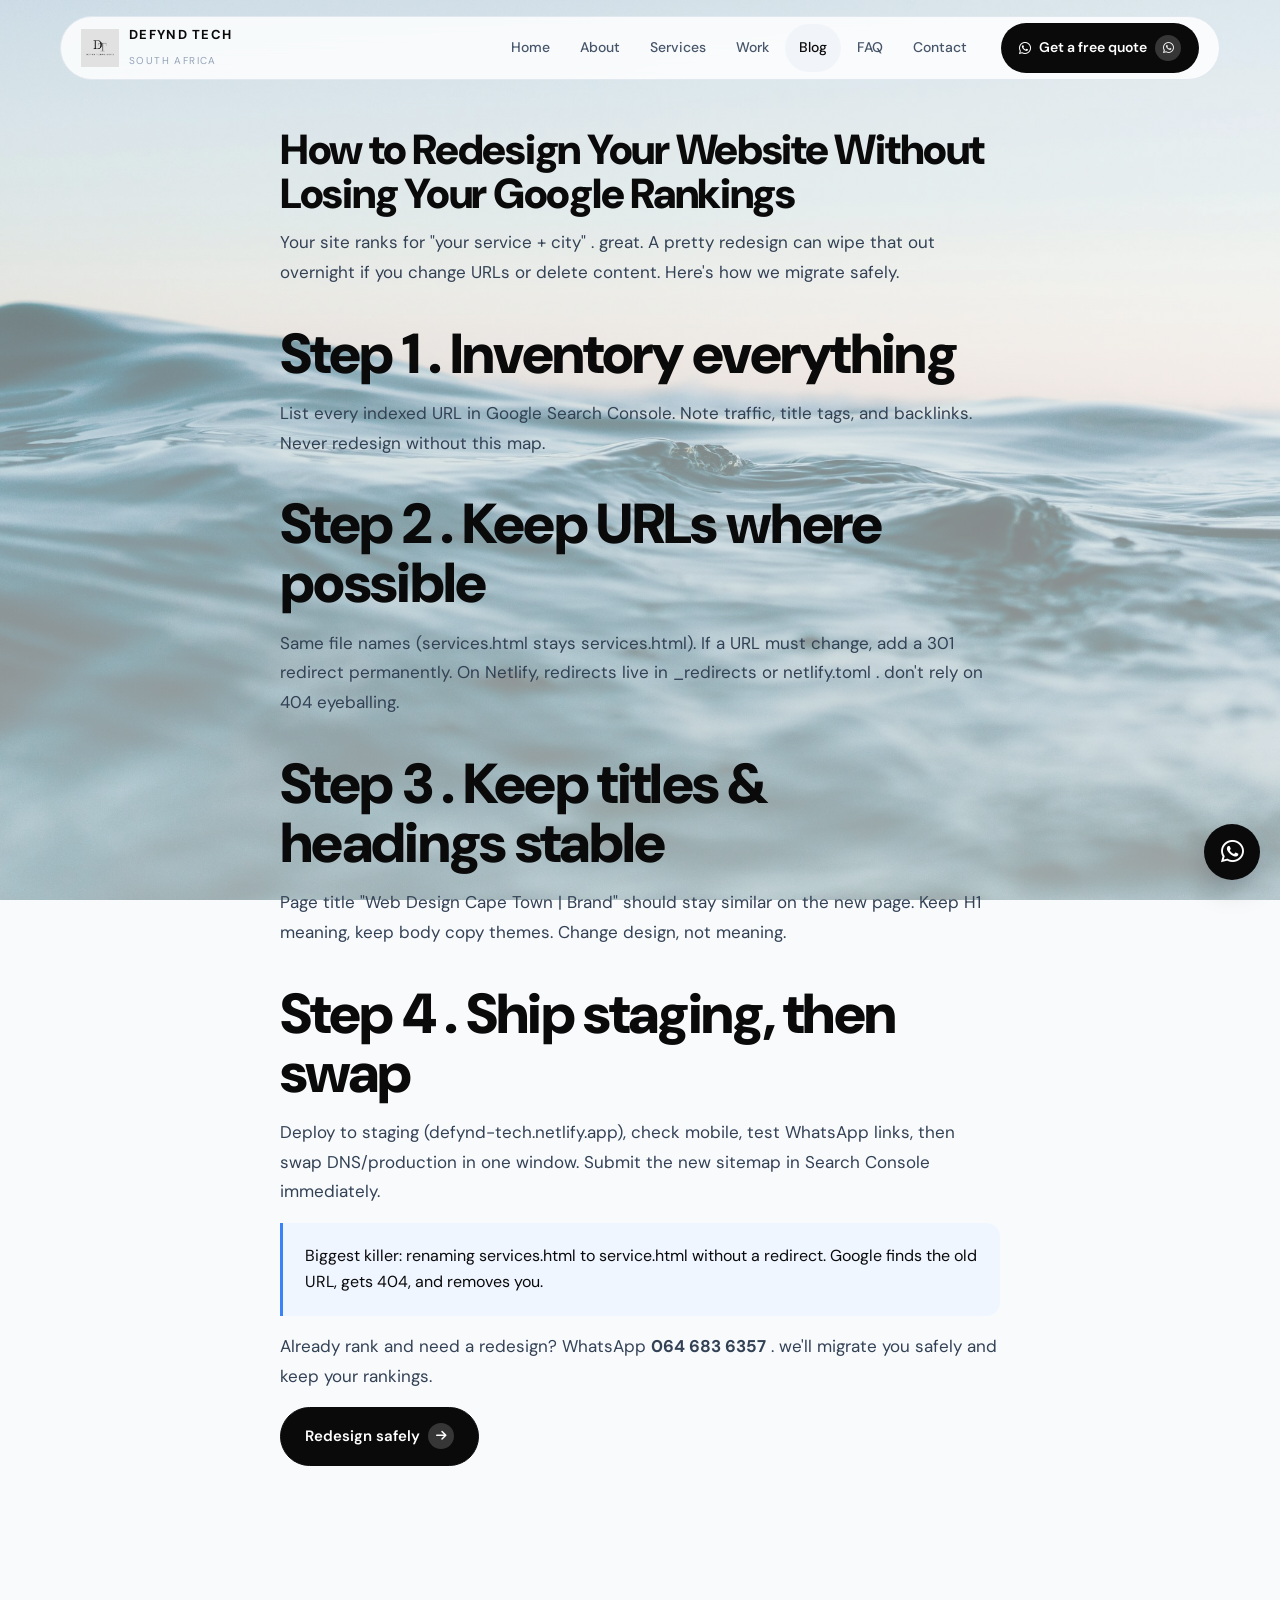
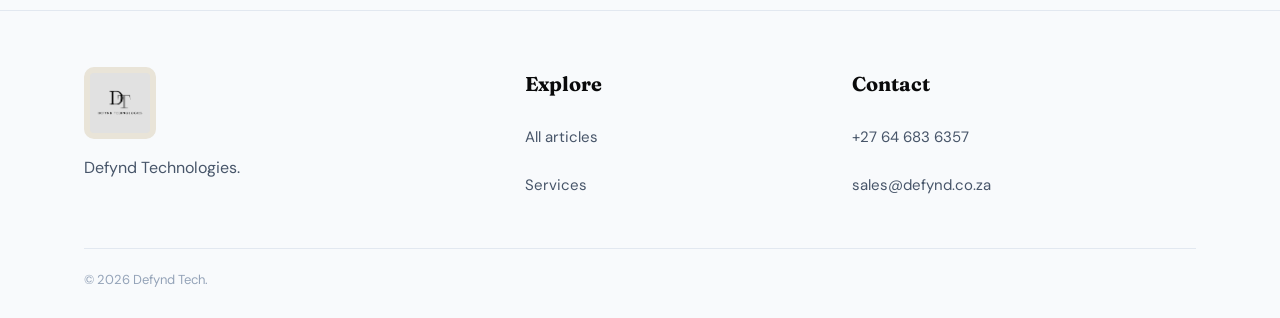
<file: blog-redesign-without-losing-seo.html>
<!DOCTYPE html>
<html lang="en"><head>
<meta charset="UTF-8"><meta name="viewport" content="width=device-width, initial-scale=1.0">
<title>How to Redesign Your Website Without Losing Your Google Rankings | Defynd Tech</title>
<meta name="description" content="Redesign safety checklist: keep URLs, 301 redirects, same headings, sitemap. Protect rankings when you redesign in South Africa.">
<link rel="icon" href="assets/defynd-tech-logo.png"><link href="https://cdnjs.cloudflare.com/ajax/libs/font-awesome/6.4.0/css/all.min.css" rel="stylesheet"><link href="css/styles.css" rel="stylesheet">
</head><body class="sky-permanent">
<nav class="navbar"><div class="nav-container"><a class="nav-logo-link" href="index.html"><img class="nav-logo" src="assets/defynd-tech-logo.png" alt="Defynd Tech"><span class="nav-word"><b>Defynd Tech</b><span>South Africa</span></span></a><div class="nav-desktop"><ul class="nav-links"><li><a href="index.html">Home</a></li><li><a href="about.html">About</a></li><li><a href="services.html">Services</a></li><li><a href="portfolio.html">Work</a></li><li><a class="active" href="blog.html">Blog</a></li><li><a href="faq.html">FAQ</a></li><li><a href="contact.html">Contact</a></li></ul></div><a class="nav-whatsapp-btn" href="https://wa.me/27646836357" target="_blank" rel="noopener"><i class="fab fa-whatsapp"></i> Get a free quote <span class="icon-circle"><i class="fab fa-whatsapp"></i></span></a><button class="menu-toggle"><i class="fas fa-bars"></i></button></div></nav>
<div class="sky-world" aria-hidden="true"><img loading="lazy" decoding="async" src="assets/sky-ocean.jpg" alt=""></div>
<div class="mobile-overlay"><ul class="nav-links"><li><a href="index.html">Home</a></li><li><a href="about.html">About</a></li><li><a href="services.html">Services</a></li><li><a href="portfolio.html">Work</a></li><li><a href="blog.html">Blog</a></li><li><a href="faq.html">FAQ</a></li><li><a href="contact.html">Contact</a></li></ul></div>
<section class="section"><div class="article">

<h1 style="font-size:42px;margin-top:16px">How to Redesign Your Website Without Losing Your Google Rankings</h1>
<p class="muted" style="margin-top:12px">Your site ranks for "your service + city" .  great. A pretty redesign can wipe that out overnight if you change URLs or delete content. Here's how we migrate safely.</p>
<h2>Step 1 .  Inventory everything</h2>
<p>List every indexed URL in Google Search Console. Note traffic, title tags, and backlinks. Never redesign without this map.</p>
<h2>Step 2 .  Keep URLs where possible</h2>
<p>Same file names (services.html stays services.html). If a URL must change, add a 301 redirect permanently. On Netlify, redirects live in _redirects or netlify.toml .  don't rely on 404 eyeballing.</p>
<h2>Step 3 .  Keep titles & headings stable</h2>
<p>Page title "Web Design Cape Town | Brand" should stay similar on the new page. Keep H1 meaning, keep body copy themes. Change design, not meaning.</p>
<h2>Step 4 .  Ship staging, then swap</h2>
<p>Deploy to staging (defynd-tech.netlify.app), check mobile, test WhatsApp links, then swap DNS/production in one window. Submit the new sitemap in Search Console immediately.</p>
<div class="callout">Biggest killer: renaming services.html to service.html without a redirect. Google finds the old URL, gets 404, and removes you.</div>
<p>Already rank and need a redesign? WhatsApp <a href="https://wa.me/27646836357" style="color:var(--paper);font-weight:700">064 683 6357</a> .  we'll migrate you safely and keep your rankings.</p>
<p><a class="btn" href="services.html">Redesign safely <span class="icon-circle"><i class="fas fa-arrow-right"></i></span></a></p>
</div></section>
<footer class="footer"><div class="container"><div class="footer-grid"><div><img src="assets/defynd-tech-logo.png" style="height:72px;background:#e9e4d8;border-radius:10px;padding:6px" alt="Defynd Tech"><p class="muted" style="margin-top:16px">Defynd Technologies.</p></div><div><h4 style="font-family:var(--serif);font-size:20px;margin-bottom:16px">Explore</h4><div class="footer-links"><a href="blog.html">All articles</a><a href="services.html">Services</a></div></div><div><h4 style="font-family:var(--serif);font-size:20px;margin-bottom:16px">Contact</h4><div class="footer-links"><a href="tel:+27646836357">+27 64 683 6357</a><a href="mailto:sales@defynd.co.za">sales@defynd.co.za</a></div></div></div><div class="footer-bottom"><p>© <span id="year">2026</span> Defynd Tech.</p></div></div></footer>
<a class="floating-whatsapp" href="https://wa.me/27646836357" target="_blank" rel="noopener"><i class="fab fa-whatsapp"></i></a><script src="js/main.js"></script></body></html>
</file>
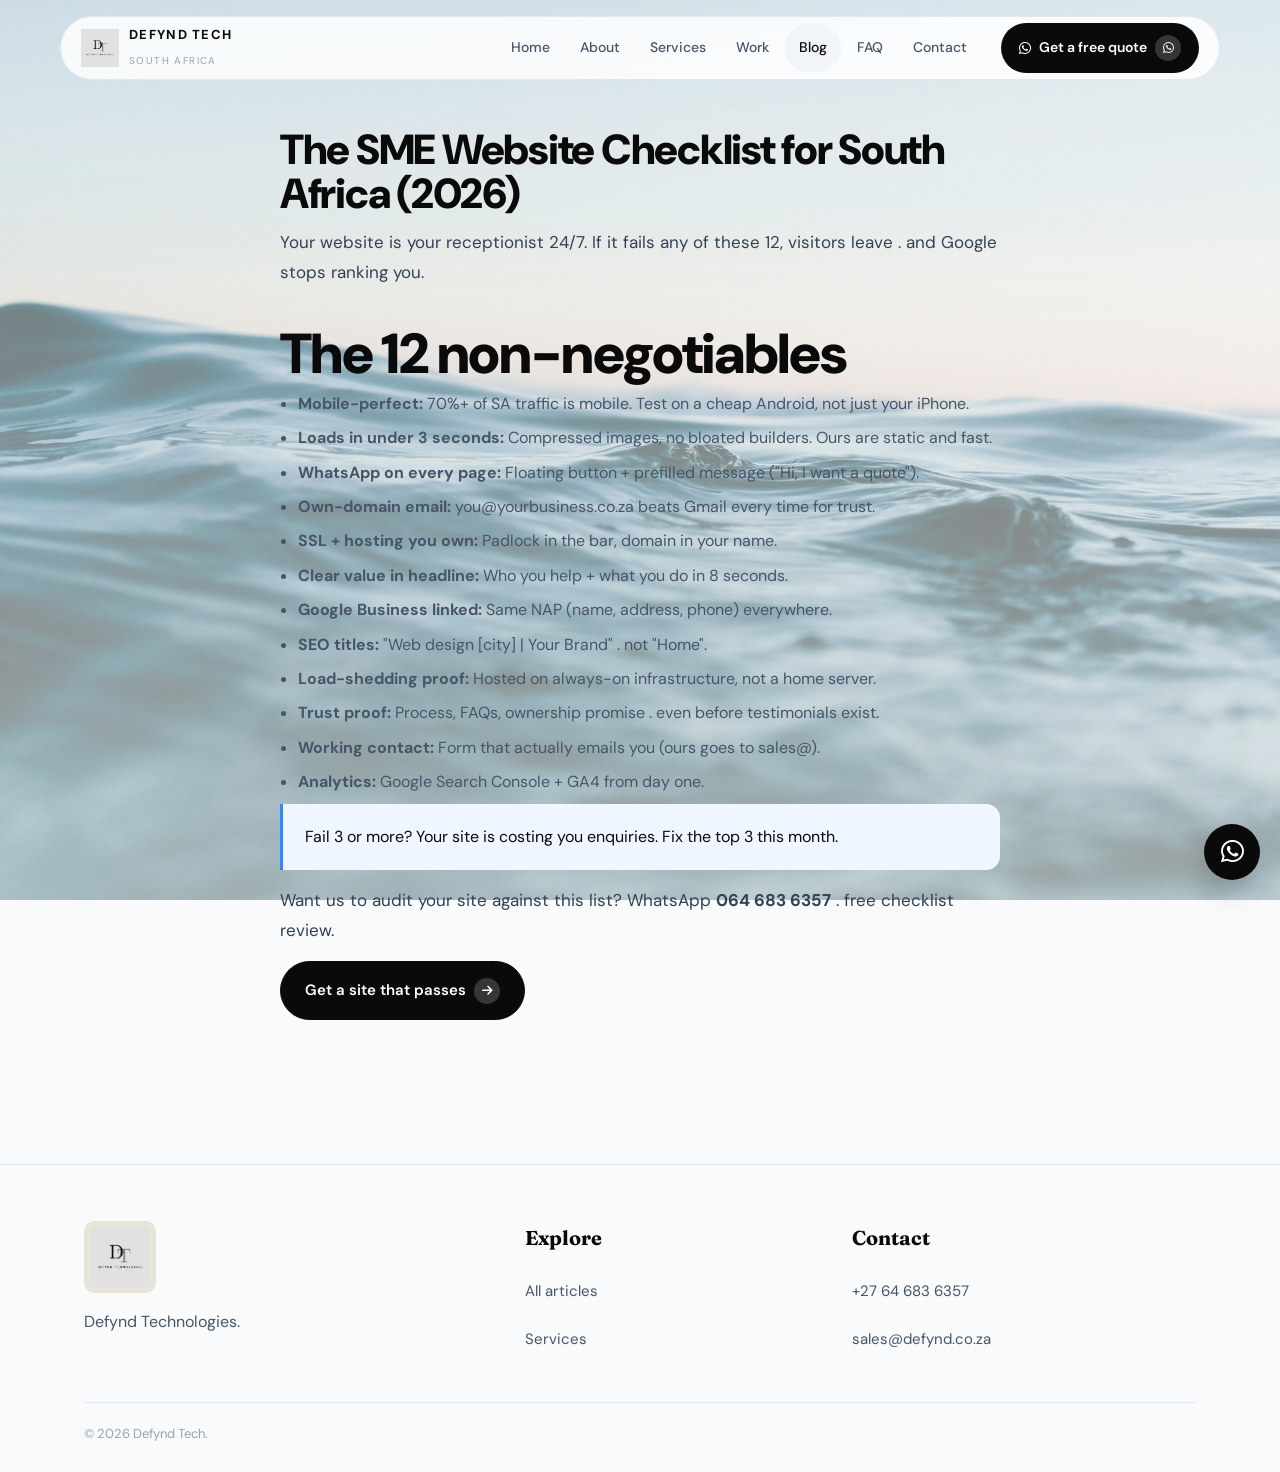
<file: blog-sme-website-checklist.html>
<!DOCTYPE html>
<html lang="en"><head>
<meta charset="UTF-8"><meta name="viewport" content="width=device-width, initial-scale=1.0">
<title>The SME Website Checklist for South Africa (2026) | Defynd Tech</title>
<meta name="description" content="12 things every South African business website needs in 2026: mobile, WhatsApp, SEO, hosting, and trust signals.">
<link rel="icon" href="assets/defynd-tech-logo.png"><link href="https://cdnjs.cloudflare.com/ajax/libs/font-awesome/6.4.0/css/all.min.css" rel="stylesheet"><link href="css/styles.css" rel="stylesheet">
</head><body class="sky-permanent">
<nav class="navbar"><div class="nav-container"><a class="nav-logo-link" href="index.html"><img class="nav-logo" src="assets/defynd-tech-logo.png" alt="Defynd Tech"><span class="nav-word"><b>Defynd Tech</b><span>South Africa</span></span></a><div class="nav-desktop"><ul class="nav-links"><li><a href="index.html">Home</a></li><li><a href="about.html">About</a></li><li><a href="services.html">Services</a></li><li><a href="portfolio.html">Work</a></li><li><a class="active" href="blog.html">Blog</a></li><li><a href="faq.html">FAQ</a></li><li><a href="contact.html">Contact</a></li></ul></div><a class="nav-whatsapp-btn" href="https://wa.me/27646836357" target="_blank" rel="noopener"><i class="fab fa-whatsapp"></i> Get a free quote <span class="icon-circle"><i class="fab fa-whatsapp"></i></span></a><button class="menu-toggle"><i class="fas fa-bars"></i></button></div></nav>
<div class="sky-world" aria-hidden="true"><img loading="lazy" decoding="async" src="assets/sky-ocean.jpg" alt=""></div>
<div class="mobile-overlay"><ul class="nav-links"><li><a href="index.html">Home</a></li><li><a href="about.html">About</a></li><li><a href="services.html">Services</a></li><li><a href="portfolio.html">Work</a></li><li><a href="blog.html">Blog</a></li><li><a href="faq.html">FAQ</a></li><li><a href="contact.html">Contact</a></li></ul></div>
<section class="section"><div class="article">

<h1 style="font-size:42px;margin-top:16px">The SME Website Checklist for South Africa (2026)</h1>
<p class="muted" style="margin-top:12px">Your website is your receptionist 24/7. If it fails any of these 12, visitors leave .  and Google stops ranking you.</p>
<h2>The 12 non-negotiables</h2>
<ul><li><strong>Mobile-perfect:</strong> 70%+ of SA traffic is mobile. Test on a cheap Android, not just your iPhone.</li><li><strong>Loads in under 3 seconds:</strong> Compressed images, no bloated builders. Ours are static and fast.</li><li><strong>WhatsApp on every page:</strong> Floating button + prefilled message ("Hi, I want a quote").</li><li><strong>Own-domain email:</strong> you@yourbusiness.co.za beats Gmail every time for trust.</li><li><strong>SSL + hosting you own:</strong> Padlock in the bar, domain in your name.</li><li><strong>Clear value in headline:</strong> Who you help + what you do in 8 seconds.</li><li><strong>Google Business linked:</strong> Same NAP (name, address, phone) everywhere.</li><li><strong>SEO titles:</strong> "Web design [city] | Your Brand" .  not "Home".</li><li><strong>Load-shedding proof:</strong> Hosted on always-on infrastructure, not a home server.</li><li><strong>Trust proof:</strong> Process, FAQs, ownership promise .  even before testimonials exist.</li><li><strong>Working contact:</strong> Form that actually emails you (ours goes to sales@).</li><li><strong>Analytics:</strong> Google Search Console + GA4 from day one.</li></ul>
<div class="callout">Fail 3 or more? Your site is costing you enquiries. Fix the top 3 this month.</div>
<p>Want us to audit your site against this list? WhatsApp <a href="https://wa.me/27646836357" style="color:var(--paper);font-weight:700">064 683 6357</a> .  free checklist review.</p>
<p><a class="btn" href="services.html">Get a site that passes <span class="icon-circle"><i class="fas fa-arrow-right"></i></span></a></p>
</div></section>
<footer class="footer"><div class="container"><div class="footer-grid"><div><img src="assets/defynd-tech-logo.png" style="height:72px;background:#e9e4d8;border-radius:10px;padding:6px" alt="Defynd Tech"><p class="muted" style="margin-top:16px">Defynd Technologies.</p></div><div><h4 style="font-family:var(--serif);font-size:20px;margin-bottom:16px">Explore</h4><div class="footer-links"><a href="blog.html">All articles</a><a href="services.html">Services</a></div></div><div><h4 style="font-family:var(--serif);font-size:20px;margin-bottom:16px">Contact</h4><div class="footer-links"><a href="tel:+27646836357">+27 64 683 6357</a><a href="mailto:sales@defynd.co.za">sales@defynd.co.za</a></div></div></div><div class="footer-bottom"><p>© <span id="year">2026</span> Defynd Tech.</p></div></div></footer>
<a class="floating-whatsapp" href="https://wa.me/27646836357" target="_blank" rel="noopener"><i class="fab fa-whatsapp"></i></a><script src="js/main.js"></script></body></html>
</file>
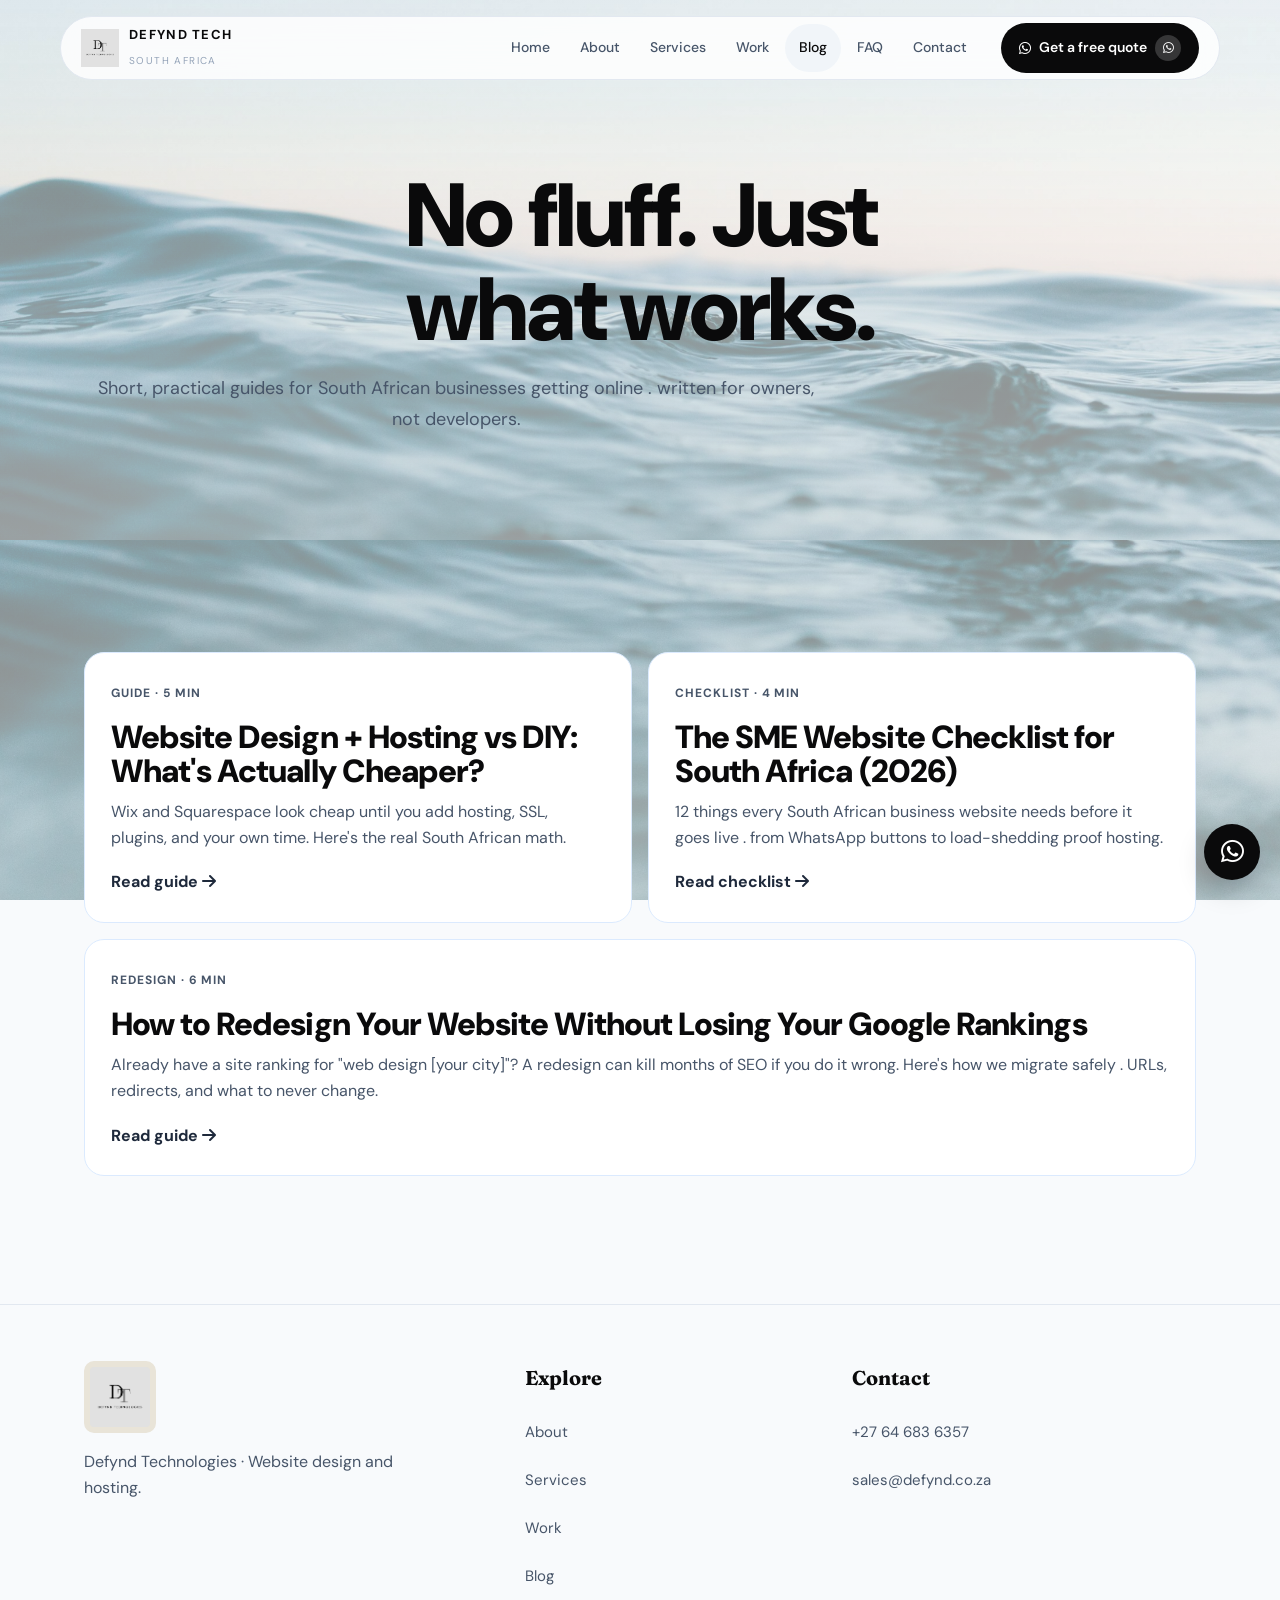
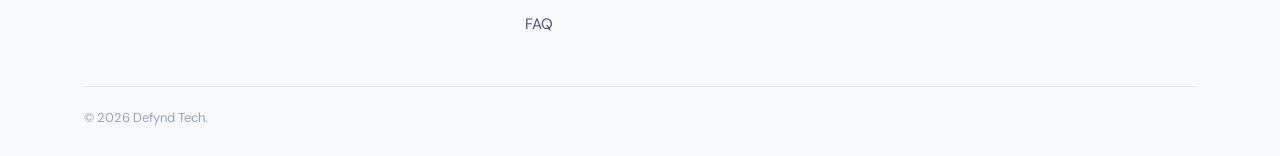
<file: blog.html>
<!DOCTYPE html>
<html lang="en"><head>
<meta charset="UTF-8"><meta name="viewport" content="width=device-width, initial-scale=1.0">
<title>Blog | Website Design South Africa .  Defynd Tech</title>
<meta name="description" content="Practical guides for South African businesses: DIY vs done-for-you websites, SME website checklist, and redesigns without losing SEO.">
<link rel="icon" href="assets/defynd-tech-logo.png"><link href="https://cdnjs.cloudflare.com/ajax/libs/font-awesome/6.4.0/css/all.min.css" rel="stylesheet"><link href="css/styles.css" rel="stylesheet">
</head><body class="sky-permanent">
<nav class="navbar"><div class="nav-container"><a class="nav-logo-link" href="index.html"><img class="nav-logo" src="assets/defynd-tech-logo.png" alt="Defynd Tech"><span class="nav-word"><b>Defynd Tech</b><span>South Africa</span></span></a><div class="nav-desktop"><ul class="nav-links"><li><a href="index.html">Home</a></li><li><a href="about.html">About</a></li><li><a href="services.html">Services</a></li><li><a href="portfolio.html">Work</a></li><li><a class="active" href="blog.html">Blog</a></li><li><a href="faq.html">FAQ</a></li><li><a href="contact.html">Contact</a></li></ul></div><a class="nav-whatsapp-btn" href="https://wa.me/27646836357" target="_blank" rel="noopener"><i class="fab fa-whatsapp"></i> Get a free quote <span class="icon-circle"><i class="fab fa-whatsapp"></i></span></a><button class="menu-toggle"><i class="fas fa-bars"></i></button></div></nav>
<div class="sky-world" aria-hidden="true"><img loading="lazy" decoding="async" src="assets/sky-ocean.jpg" alt=""></div>
<div class="mobile-overlay"><ul class="nav-links"><li><a href="index.html">Home</a></li><li><a href="about.html">About</a></li><li><a href="services.html">Services</a></li><li><a href="portfolio.html">Work</a></li><li><a href="blog.html">Blog</a></li><li><a href="faq.html">FAQ</a></li><li><a href="contact.html">Contact</a></li></ul></div>

<header class="hero" style="min-height:60vh"><div class="hero-sky" id="heroSky"><img loading="lazy" decoding="async" src="assets/sky-ocean.jpg" alt=""></div><div class="container"><div class="reveal"><h1 style="margin-top:20px">No fluff. <span class="accent">Just what works.</span></h1><p class="lede" style="margin-top:16px">Short, practical guides for South African businesses getting online .  written for owners, not developers.</p></div></div></header>

<section class="section"><div class="container"><div class="bento-grid">
<a class="blog-card span-6 reveal" href="blog-design-hosting-vs-diy.html"><time>Guide · 5 min</time><h2 style="font-size:32px;margin:16px 0 10px">Website Design + Hosting vs DIY: What's Actually Cheaper?</h2><p class="muted">Wix and Squarespace look cheap until you add hosting, SSL, plugins, and your own time. Here's the real South African math.</p><p style="color:var(--paper);font-weight:700;margin-top:18px">Read guide <i class="fas fa-arrow-right"></i></p></a>
<a class="blog-card span-6 reveal" href="blog-sme-website-checklist.html"><time>Checklist · 4 min</time><h2 style="font-size:32px;margin:16px 0 10px">The SME Website Checklist for South Africa (2026)</h2><p class="muted">12 things every South African business website needs before it goes live .  from WhatsApp buttons to load-shedding proof hosting.</p><p style="color:var(--paper);font-weight:700;margin-top:18px">Read checklist <i class="fas fa-arrow-right"></i></p></a>
<a class="blog-card span-12 reveal" href="blog-redesign-without-losing-seo.html"><time>Redesign · 6 min</time><h2 style="font-size:32px;margin:16px 0 10px">How to Redesign Your Website Without Losing Your Google Rankings</h2><p class="muted">Already have a site ranking for "web design [your city]"? A redesign can kill months of SEO if you do it wrong. Here's how we migrate safely .  URLs, redirects, and what to never change.</p><p style="color:var(--paper);font-weight:700;margin-top:18px">Read guide <i class="fas fa-arrow-right"></i></p></a>
</div></div></section>

<footer class="footer"><div class="container"><div class="footer-grid"><div><img src="assets/defynd-tech-logo.png" style="height:72px;background:#e9e4d8;border-radius:10px;padding:6px" alt="Defynd Tech"><p class="muted" style="margin-top:16px;max-width:360px">Defynd Technologies · Website design and hosting.</p></div><div><h4 style="font-family:var(--serif);font-size:20px;margin-bottom:16px">Explore</h4><div class="footer-links"><a href="about.html">About</a><a href="services.html">Services</a><a href="portfolio.html">Work</a><a href="blog.html">Blog</a><a href="faq.html">FAQ</a></div></div><div><h4 style="font-family:var(--serif);font-size:20px;margin-bottom:16px">Contact</h4><div class="footer-links"><a href="tel:+27646836357">+27 64 683 6357</a><a href="mailto:sales@defynd.co.za">sales@defynd.co.za</a></div></div></div><div class="footer-bottom"><p>© <span id="year">2026</span> Defynd Tech.</p></div></div></footer>
<a class="floating-whatsapp" href="https://wa.me/27646836357" target="_blank" rel="noopener"><i class="fab fa-whatsapp"></i></a><script src="js/main.js"></script></body></html>
</file>
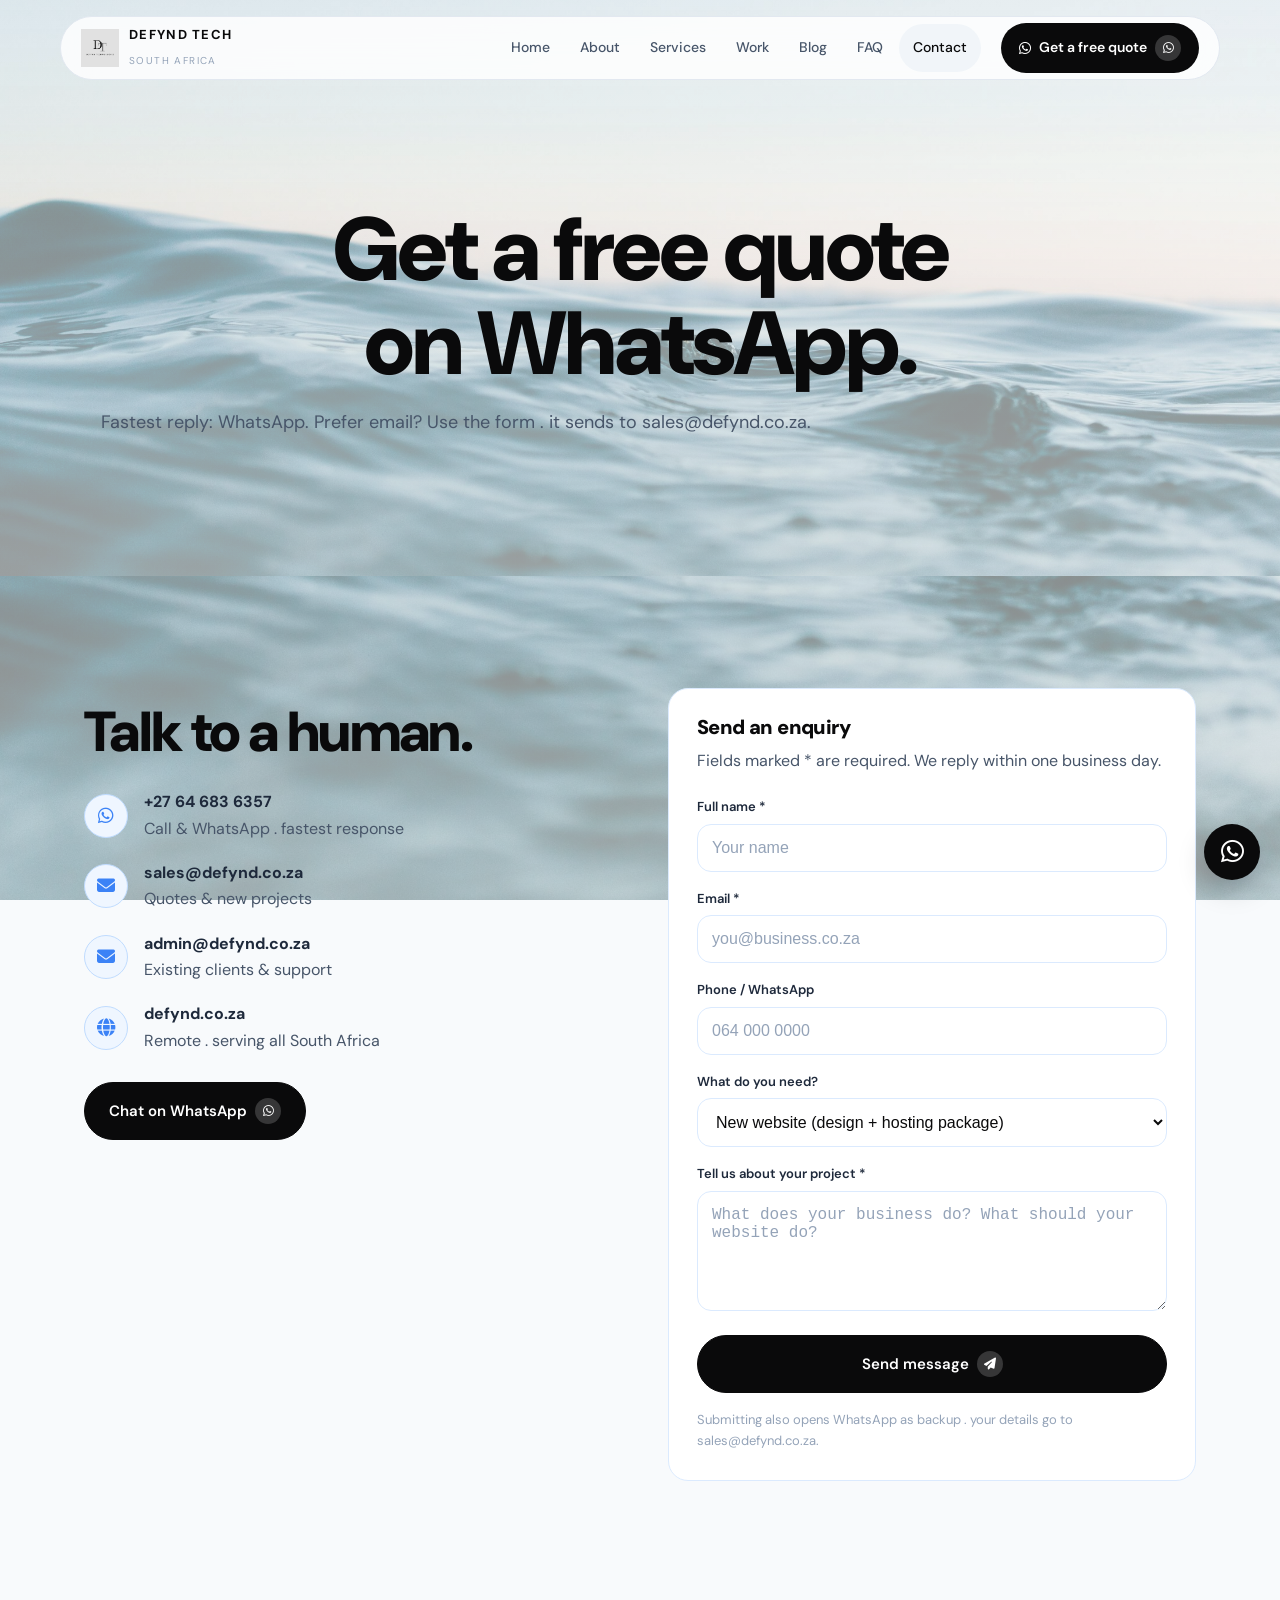
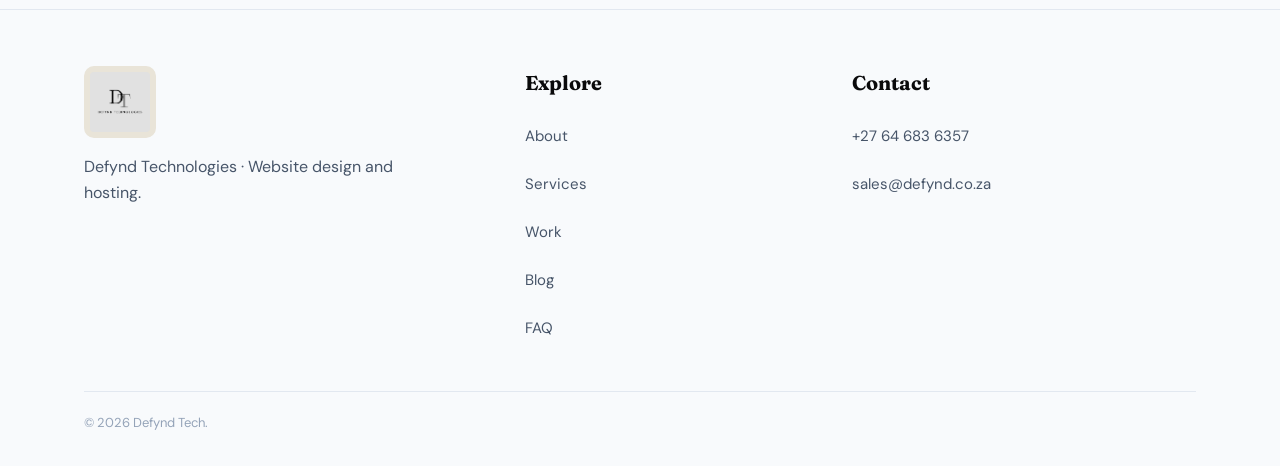
<file: contact.html>
<!DOCTYPE html>
<html lang="en"><head>
<meta charset="UTF-8"><meta name="viewport" content="width=device-width, initial-scale=1.0">
<title>Contact | Defynd Tech .  Free Website Quote on WhatsApp</title>
<meta name="description" content="Contact Defynd Tech for a free website quote. WhatsApp +27 64 683 6357 or email sales@defynd.co.za. Remote .  serving all South Africa.">
<link rel="icon" href="assets/defynd-tech-logo.png"><link href="https://cdnjs.cloudflare.com/ajax/libs/font-awesome/6.4.0/css/all.min.css" rel="stylesheet"><link href="css/styles.css" rel="stylesheet">
</head><body class="sky-permanent">
<nav class="navbar"><div class="nav-container"><a class="nav-logo-link" href="index.html"><img class="nav-logo" src="assets/defynd-tech-logo.png" alt="Defynd Tech"><span class="nav-word"><b>Defynd Tech</b><span>South Africa</span></span></a><div class="nav-desktop"><ul class="nav-links"><li><a href="index.html">Home</a></li><li><a href="about.html">About</a></li><li><a href="services.html">Services</a></li><li><a href="portfolio.html">Work</a></li><li><a href="blog.html">Blog</a></li><li><a href="faq.html">FAQ</a></li><li><a class="active" href="contact.html">Contact</a></li></ul></div><a class="nav-whatsapp-btn" href="https://wa.me/27646836357" target="_blank" rel="noopener"><i class="fab fa-whatsapp"></i> Get a free quote <span class="icon-circle"><i class="fab fa-whatsapp"></i></span></a><button class="menu-toggle"><i class="fas fa-bars"></i></button></div></nav>
<div class="sky-world" aria-hidden="true"><img loading="lazy" decoding="async" src="assets/sky-ocean.jpg" alt=""></div>
<div class="mobile-overlay"><ul class="nav-links"><li><a href="index.html">Home</a></li><li><a href="about.html">About</a></li><li><a href="services.html">Services</a></li><li><a href="portfolio.html">Work</a></li><li><a href="blog.html">Blog</a></li><li><a href="faq.html">FAQ</a></li><li><a href="contact.html">Contact</a></li></ul></div>

<header class="hero" style="min-height:64vh"><div class="hero-sky" id="heroSky"><img loading="lazy" decoding="async" src="assets/sky-ocean.jpg" alt=""></div><div class="container"><div class="reveal"><h1 style="margin-top:20px">Get a free quote <span class="accent">on WhatsApp.</span></h1><p class="lede" style="margin-top:16px">Fastest reply: WhatsApp. Prefer email? Use the form .  it sends to sales@defynd.co.za.</p></div></div></header>

<section class="section"><div class="container"><div class="two-col">
<div class="reveal"><h2 style="margin-top:14px">Talk to a human.</h2><div style="display:grid;gap:18px;margin-top:28px">
<div style="display:flex;gap:16px;align-items:center"><div class="card-icon" style="margin:0"><i class="fab fa-whatsapp"></i></div><div><strong>+27 64 683 6357</strong><p class="muted">Call & WhatsApp .  fastest response</p></div></div>
<div style="display:flex;gap:16px;align-items:center"><div class="card-icon" style="margin:0"><i class="fas fa-envelope"></i></div><div><strong>sales@defynd.co.za</strong><p class="muted">Quotes & new projects</p></div></div>
<div style="display:flex;gap:16px;align-items:center"><div class="card-icon" style="margin:0"><i class="fas fa-envelope"></i></div><div><strong>admin@defynd.co.za</strong><p class="muted">Existing clients & support</p></div></div>
<div style="display:flex;gap:16px;align-items:center"><div class="card-icon" style="margin:0"><i class="fas fa-globe"></i></div><div><strong>defynd.co.za</strong><p class="muted">Remote .  serving all South Africa</p></div></div>
</div><a class="btn" style="margin-top:28px" href="https://wa.me/27646836357?text=Hi%20Defynd%20Tech%2C%20I%27d%20like%20a%20free%20quote" target="_blank" rel="noopener">Chat on WhatsApp <span class="icon-circle"><i class="fab fa-whatsapp"></i></span></a></div>

<div class="reveal"><div class="card-outer"><div class="card-inner"><h3 style="font-family:var(--display);font-size:20px">Send an enquiry</h3><p class="muted">Fields marked * are required. We reply within one business day.</p>
<form id="contact-form" novalidate style="margin-top:22px;display:grid;gap:16px">
<div><label for="name">Full name *</label><input class="form-control" id="name" name="name" required placeholder="Your name"></div>
<div><label for="email">Email *</label><input class="form-control" id="email" name="email" type="email" required placeholder="you@business.co.za"></div>
<div><label for="phone">Phone / WhatsApp</label><input class="form-control" id="phone" name="phone" type="tel" placeholder="064 000 0000"></div>
<div><label for="service">What do you need?</label><select class="form-control" id="service" name="service"><option>New website (design + hosting package)</option><option>Redesign my existing site</option><option>Hosting only</option><option>Maintenance & admin</option><option>Not sure .  advise me</option></select></div>
<div><label for="message">Tell us about your project *</label><textarea class="form-control" id="message" name="message" rows="5" required placeholder="What does your business do? What should your website do?"></textarea></div>
<button class="btn" type="submit" style="justify-content:center">Send message <span class="icon-circle"><i class="fas fa-paper-plane"></i></span></button>
<div class="form-note">Submitting also opens WhatsApp as backup .  your details go to sales@defynd.co.za.</div>
<div class="success" id="form-success">Thanks! Your enquiry is ready .  WhatsApp has opened for a copy, and we've noted your email. We'll reply shortly.</div>
</form></div></div></div>
</div></div></section>

<footer class="footer"><div class="container"><div class="footer-grid"><div><img src="assets/defynd-tech-logo.png" style="height:72px;background:#e9e4d8;border-radius:10px;padding:6px" alt="Defynd Tech"><p class="muted" style="margin-top:16px;max-width:360px">Defynd Technologies · Website design and hosting.</p></div><div><h4 style="font-family:var(--serif);font-size:20px;margin-bottom:16px">Explore</h4><div class="footer-links"><a href="about.html">About</a><a href="services.html">Services</a><a href="portfolio.html">Work</a><a href="blog.html">Blog</a><a href="faq.html">FAQ</a></div></div><div><h4 style="font-family:var(--serif);font-size:20px;margin-bottom:16px">Contact</h4><div class="footer-links"><a href="tel:+27646836357">+27 64 683 6357</a><a href="mailto:sales@defynd.co.za">sales@defynd.co.za</a></div></div></div><div class="footer-bottom"><p>© <span id="year">2026</span> Defynd Tech.</p></div></div></footer>
<a class="floating-whatsapp" href="https://wa.me/27646836357" target="_blank" rel="noopener"><i class="fab fa-whatsapp"></i></a><script src="js/main.js"></script></body></html>
</file>
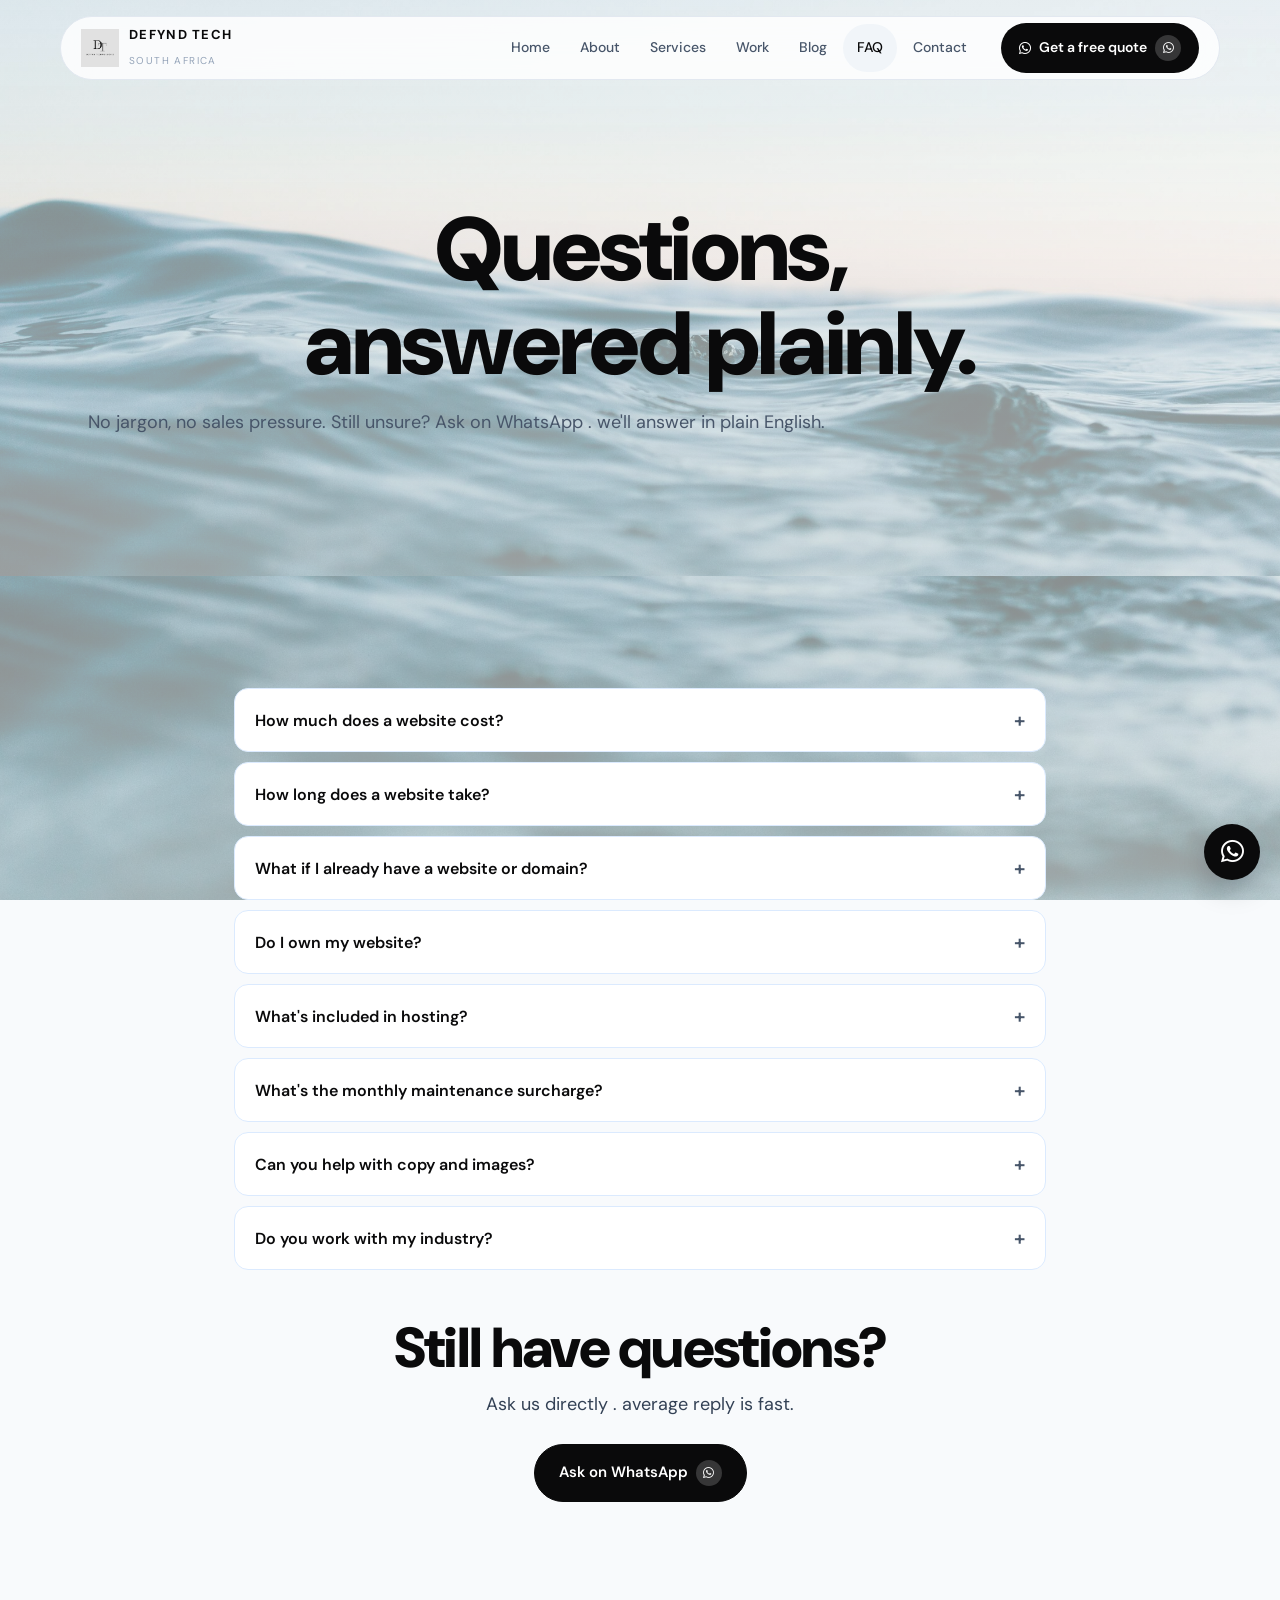
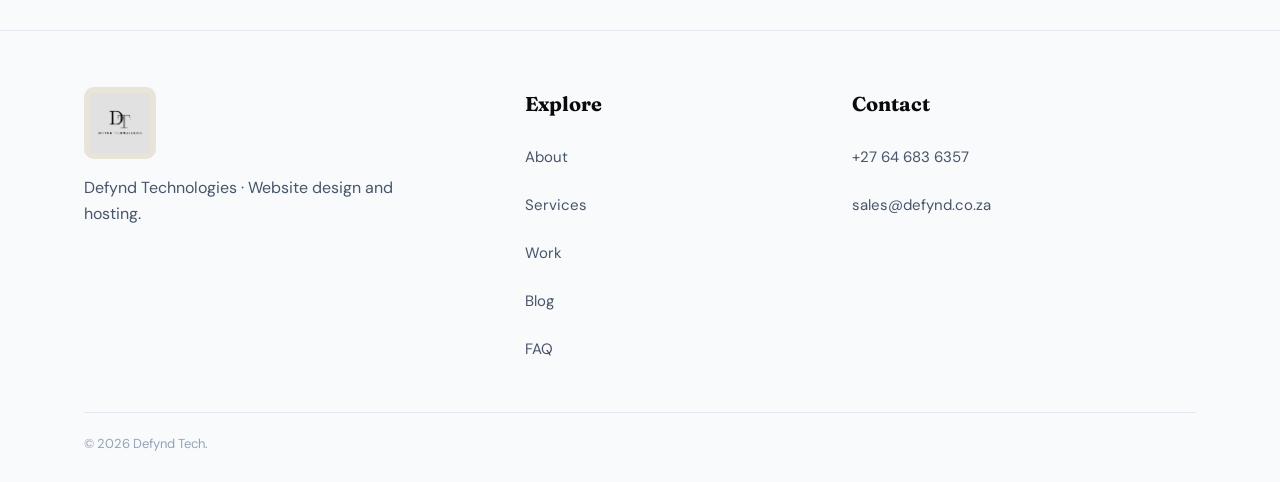
<file: faq.html>
<!DOCTYPE html>
<html lang="en"><head>
<meta charset="UTF-8"><meta name="viewport" content="width=device-width, initial-scale=1.0">
<title>FAQ | Defynd Tech .  Website Design South Africa</title>
<meta name="description" content="Answers about pricing, timelines, hosting, domain transfer, ownership, and maintenance with Defynd Tech South Africa.">
<link rel="icon" href="assets/defynd-tech-logo.png"><link href="https://cdnjs.cloudflare.com/ajax/libs/font-awesome/6.4.0/css/all.min.css" rel="stylesheet"><link href="css/styles.css" rel="stylesheet">
<script type="application/ld+json">{"@context":"https://schema.org","@type":"FAQPage","mainEntity":[{"@type":"Question","name":"What if I already have a website or domain?","acceptedAnswer":{"@type":"Answer","text":"We redesign and migrate it. We keep your domain, copy what works, and launch the new site without losing search rankings where possible."}},{"@type":"Question","name":"Do I own my website?","acceptedAnswer":{"@type":"Answer","text":"Yes. Your domain is registered in your name and your content is yours. Hosting is in your development package but you're never locked in."}}]}</script>
</head><body class="sky-permanent">
<nav class="navbar"><div class="nav-container"><a class="nav-logo-link" href="index.html"><img class="nav-logo" src="assets/defynd-tech-logo.png" alt="Defynd Tech"><span class="nav-word"><b>Defynd Tech</b><span>South Africa</span></span></a><div class="nav-desktop"><ul class="nav-links"><li><a href="index.html">Home</a></li><li><a href="about.html">About</a></li><li><a href="services.html">Services</a></li><li><a href="portfolio.html">Work</a></li><li><a href="blog.html">Blog</a></li><li><a class="active" href="faq.html">FAQ</a></li><li><a href="contact.html">Contact</a></li></ul></div><a class="nav-whatsapp-btn" href="https://wa.me/27646836357" target="_blank" rel="noopener"><i class="fab fa-whatsapp"></i> Get a free quote <span class="icon-circle"><i class="fab fa-whatsapp"></i></span></a><button class="menu-toggle"><i class="fas fa-bars"></i></button></div></nav>
<div class="sky-world" aria-hidden="true"><img loading="lazy" decoding="async" src="assets/sky-ocean.jpg" alt=""></div>
<div class="mobile-overlay"><ul class="nav-links"><li><a href="index.html">Home</a></li><li><a href="about.html">About</a></li><li><a href="services.html">Services</a></li><li><a href="portfolio.html">Work</a></li><li><a href="blog.html">Blog</a></li><li><a href="faq.html">FAQ</a></li><li><a href="contact.html">Contact</a></li></ul></div>

<header class="hero" style="min-height:64vh"><div class="hero-sky" id="heroSky"><img loading="lazy" decoding="async" src="assets/sky-ocean.jpg" alt=""></div><div class="container"><div class="reveal"><h1 style="margin-top:20px">Questions, <span class="accent">answered plainly.</span></h1><p class="lede" style="margin-top:16px">No jargon, no sales pressure. Still unsure? Ask on WhatsApp .  we'll answer in plain English.</p></div></div></header>

<section class="section"><div class="container" style="max-width:860px">
<div class="faq-item"><button>How much does a website cost? <span>+</span></button><div class="faq-body">Pricing is custom because scope differs .  1-page vs 5-page, copywriting, extra features. Send us a WhatsApp and we'll scope it free within 24 hours. Deposit starts design; balance on launch. No hourly billing.</div></div>
<div class="faq-item"><button>How long does a website take? <span>+</span></button><div class="faq-body">Most development packages launch in days to a couple of weeks, depending on content readiness. We'll give you a date when we quote .  and we hit it.</div></div>
<div class="faq-item"><button>What if I already have a website or domain? <span>+</span></button><div class="faq-body">Perfect .  we redesign and migrate. We keep your domain name and email, copy over what works, and launch the new site without breaking what already ranks on Google. Read our redesign guide on the blog.</div></div>
<div class="faq-item"><button>Do I own my website? <span>+</span></button><div class="faq-body">Yes. Your domain is registered in your name and your content is yours. Hosting is included in your development package so you don't juggle bills, but you're never locked into a contract .  you can leave with everything.</div></div>
<div class="faq-item"><button>What's included in hosting? <span>+</span></button><div class="faq-body">SSL, fast servers, backups, and domain registration. Your site stays online even during load-shedding. We don't list our exact hosting stack publicly .  ask on WhatsApp if you need specifics.</div></div>
<div class="faq-item"><button>What's the monthly maintenance surcharge? <span>+</span></button><div class="faq-body">An optional monthly fee for updates, security, backups, and small content changes. Many businesses choose it so they never touch the site. Cancel anytime .  your site stays live on hosting.</div></div>
<div class="faq-item"><button>Can you help with copy and images? <span>+</span></button><div class="faq-body">Yes. Most clients don't have polished website copy. We write in plain SA English and source or create visuals for you as part of the package where needed.</div></div>
<div class="faq-item"><button>Do you work with my industry? <span>+</span></button><div class="faq-body">We've built for childcare, wellness, fitness, and professional services. If you're a South African business that needs enquiries, we can build for you .  remote, whole country.</div></div>

<div class="center" style="margin-top:48px"><h2>Still have questions?</h2><p class="lede" style="margin:12px auto 24px">Ask us directly .  average reply is fast.</p><a class="btn" href="https://wa.me/27646836357?text=Hi%20Defynd%20Tech%2C%20I%20have%20a%20question%20about%20your%20websites" target="_blank" rel="noopener">Ask on WhatsApp <span class="icon-circle"><i class="fab fa-whatsapp"></i></span></a></div>
</div></section>

<footer class="footer"><div class="container"><div class="footer-grid"><div><img src="assets/defynd-tech-logo.png" style="height:72px;background:#e9e4d8;border-radius:10px;padding:6px" alt="Defynd Tech"><p class="muted" style="margin-top:16px;max-width:360px">Defynd Technologies · Website design and hosting.</p></div><div><h4 style="font-family:var(--serif);font-size:20px;margin-bottom:16px">Explore</h4><div class="footer-links"><a href="about.html">About</a><a href="services.html">Services</a><a href="portfolio.html">Work</a><a href="blog.html">Blog</a><a href="faq.html">FAQ</a></div></div><div><h4 style="font-family:var(--serif);font-size:20px;margin-bottom:16px">Contact</h4><div class="footer-links"><a href="tel:+27646836357">+27 64 683 6357</a><a href="mailto:sales@defynd.co.za">sales@defynd.co.za</a></div></div></div><div class="footer-bottom"><p>© <span id="year">2026</span> Defynd Tech.</p></div></div></footer>
<a class="floating-whatsapp" href="https://wa.me/27646836357" target="_blank" rel="noopener"><i class="fab fa-whatsapp"></i></a><script src="js/main.js"></script></body></html>
</file>
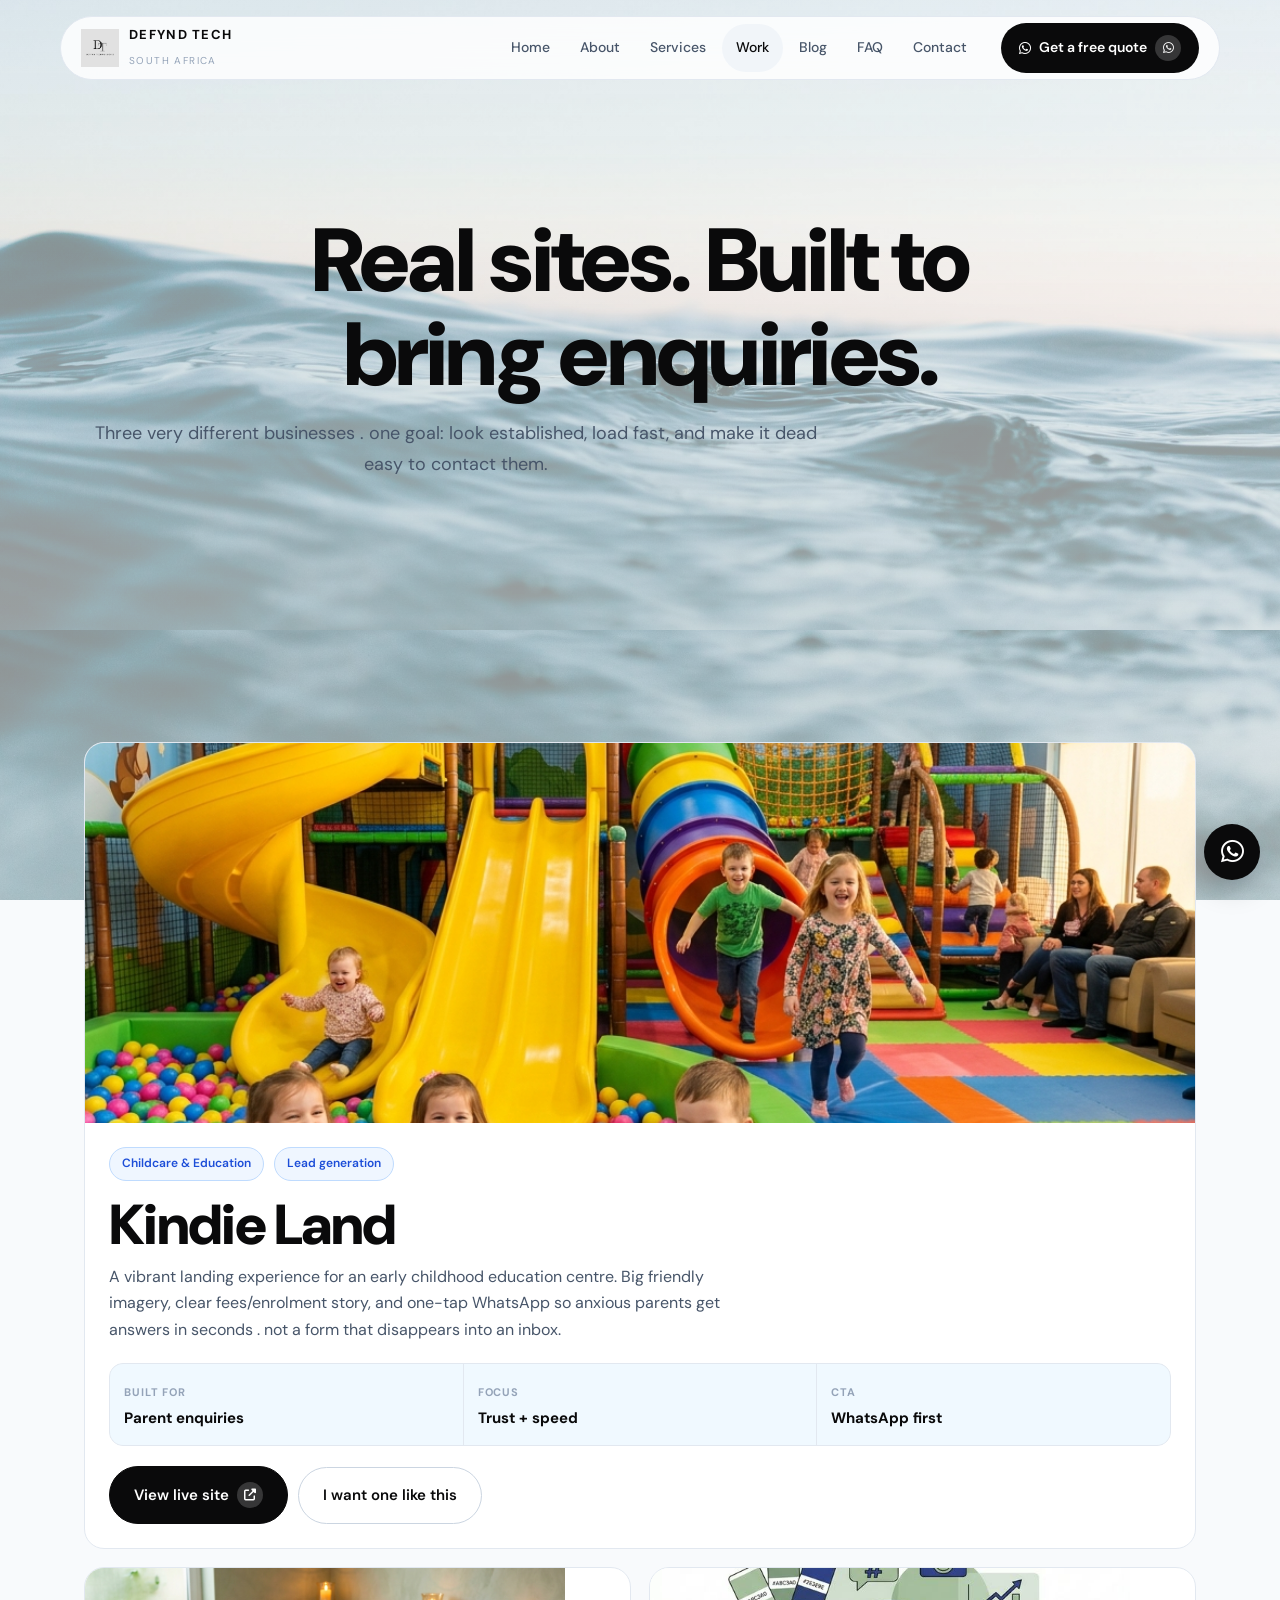
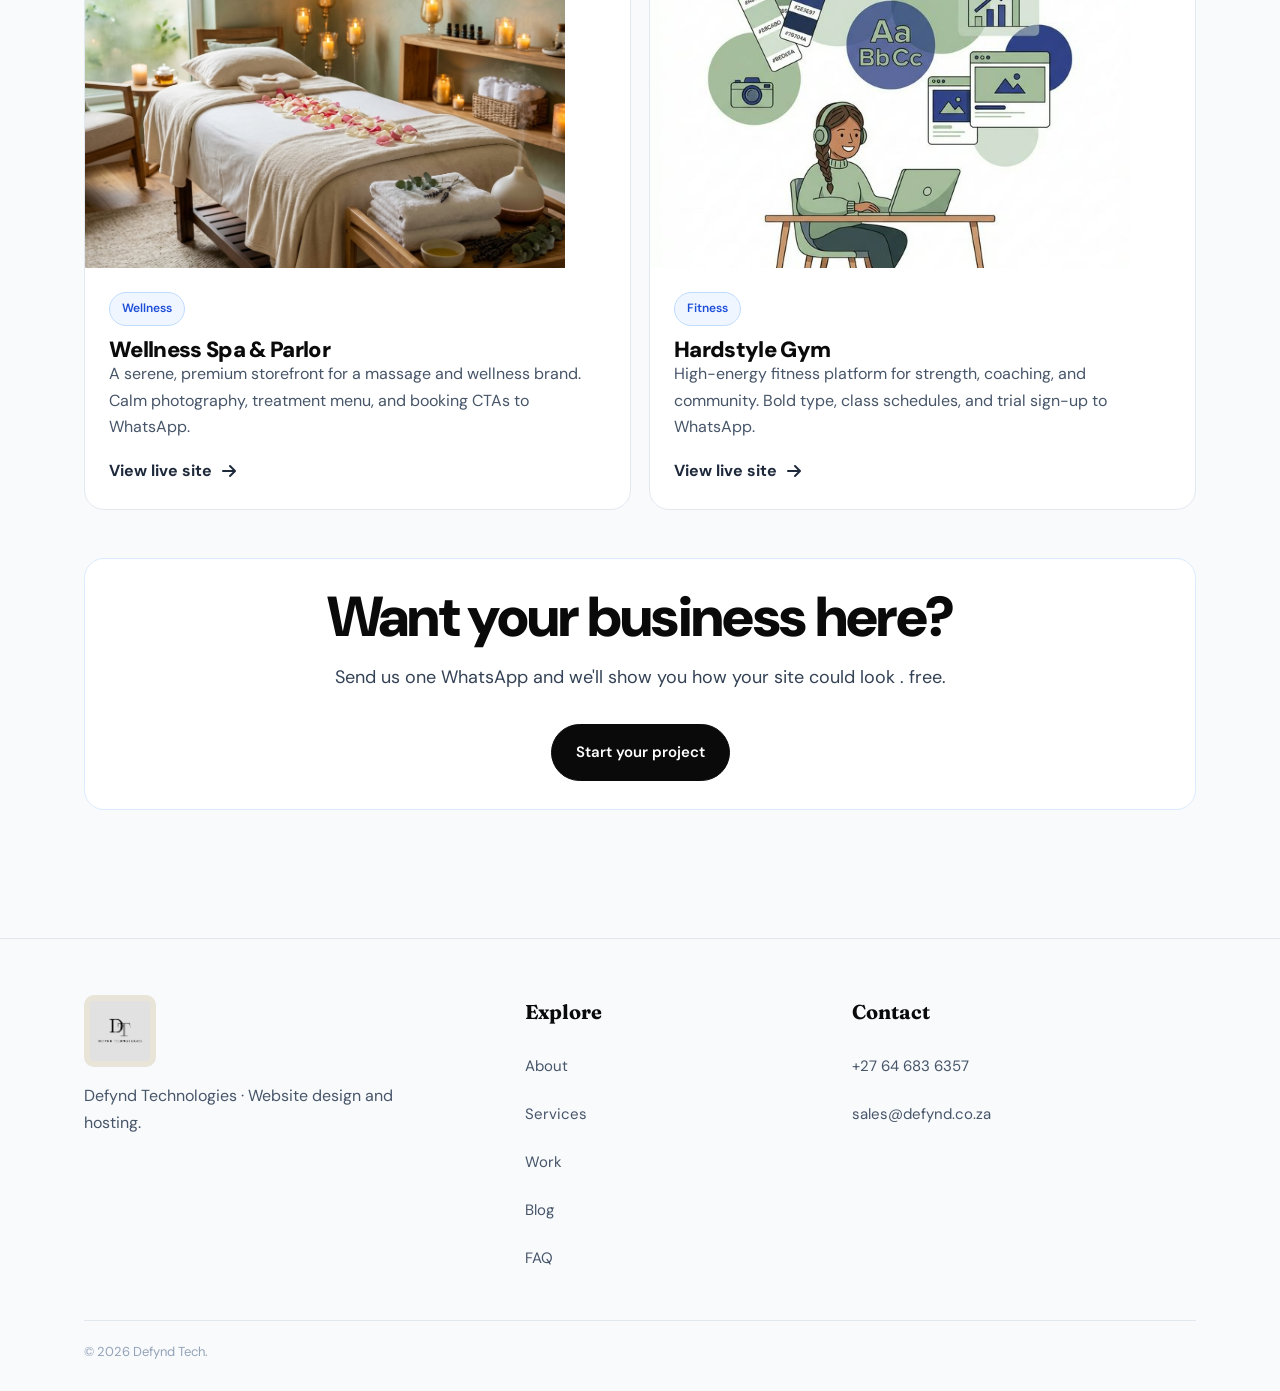
<file: portfolio.html>
<!DOCTYPE html>
<html lang="en"><head>
<meta charset="UTF-8"><meta name="viewport" content="width=device-width, initial-scale=1.0">
<title>Our Work | Defynd Tech .  Website Design South Africa</title>
<meta name="description" content="See real websites by Defynd Tech: Kindie Land early childhood education, Wellness Spa & Parlor, Hardstyle Gym fitness. Built for enquiries, not just looks.">
<link rel="icon" href="assets/defynd-tech-logo.png"><link href="https://cdnjs.cloudflare.com/ajax/libs/font-awesome/6.4.0/css/all.min.css" rel="stylesheet"><link href="css/styles.css" rel="stylesheet">
</head><body class="sky-permanent">
<nav class="navbar"><div class="nav-container"><a class="nav-logo-link" href="index.html"><img class="nav-logo" src="assets/defynd-tech-logo.png" alt="Defynd Tech"><span class="nav-word"><b>Defynd Tech</b><span>South Africa</span></span></a><div class="nav-desktop"><ul class="nav-links"><li><a href="index.html">Home</a></li><li><a href="about.html">About</a></li><li><a href="services.html">Services</a></li><li><a class="active" href="portfolio.html">Work</a></li><li><a href="blog.html">Blog</a></li><li><a href="faq.html">FAQ</a></li><li><a href="contact.html">Contact</a></li></ul></div><a class="nav-whatsapp-btn" href="https://wa.me/27646836357" target="_blank" rel="noopener"><i class="fab fa-whatsapp"></i> Get a free quote <span class="icon-circle"><i class="fab fa-whatsapp"></i></span></a><button class="menu-toggle"><i class="fas fa-bars"></i></button></div></nav>
<div class="sky-world" aria-hidden="true"><img loading="lazy" decoding="async" src="assets/sky-ocean.jpg" alt=""></div>
<div class="mobile-overlay"><ul class="nav-links"><li><a href="index.html">Home</a></li><li><a href="about.html">About</a></li><li><a href="services.html">Services</a></li><li><a href="portfolio.html">Work</a></li><li><a href="blog.html">Blog</a></li><li><a href="faq.html">FAQ</a></li><li><a href="contact.html">Contact</a></li></ul></div>

<header class="hero" style="min-height:70vh"><div class="hero-sky" id="heroSky"><img loading="lazy" decoding="async" src="assets/sky-ocean.jpg" alt=""></div><div class="container"><div class="reveal"><h1 style="margin-top:20px">Real sites. <span class="accent">Built to bring enquiries.</span></h1><p class="lede" style="margin-top:16px">Three very different businesses .  one goal: look established, load fast, and make it dead easy to contact them.</p></div></div></header>

<section class="section"><div class="container"><div class="portfolio-grid">

<div class="portfolio-card featured reveal">
<div class="portfolio-preview"><img loading="lazy" decoding="async" src="assets/kindie_hero.png" alt="Kindie Land childcare website .  playful hero"></div>
<div class="portfolio-info"><div style="display:flex;flex-wrap:wrap;gap:10px;align-items:center"><span class="tag">Childcare & Education</span><span class="tag">Lead generation</span></div><h2 style="margin-top:14px">Kindie Land</h2><p class="muted" style="max-width:640px;margin-top:10px">A vibrant landing experience for an early childhood education centre. Big friendly imagery, clear fees/enrolment story, and one-tap WhatsApp so anxious parents get answers in seconds .  not a form that disappears into an inbox.</p><div class="result"><div><small>Built for</small><b>Parent enquiries</b></div><div><small>Focus</small><b>Trust + speed</b></div><div><small>CTA</small><b>WhatsApp first</b></div></div><a class="btn" href="projects/kindie_land/index.html" target="_blank" rel="noopener">View live site <span class="icon-circle"><i class="fas fa-external-link-alt"></i></span></a><a class="btn btn-outline" href="https://wa.me/27646836357?text=Hi%20Defynd%20Tech%2C%20I%20want%20a%20site%20like%20Kindie%20Land" target="_blank" rel="noopener" style="margin-left:10px">I want one like this</a></div>
</div>

<div class="portfolio-card reveal">
<div class="portfolio-preview"><img loading="lazy" decoding="async" src="assets/massage_hero.png" alt="Wellness Spa and Parlor website .  serene hero"></div>
<div class="portfolio-info"><span class="tag">Wellness</span><h3 style="margin-top:12px">Wellness Spa & Parlor</h3><p class="muted">A serene, premium storefront for a massage and wellness brand. Calm photography, treatment menu, and booking CTAs to WhatsApp.</p><a href="projects/massage_palor/index.html" target="_blank" rel="noopener" style="display:inline-flex;gap:10px;align-items:center;margin-top:18px;color:var(--paper);font-weight:700">View live site <i class="fas fa-arrow-right"></i></a></div>
</div>

<div class="portfolio-card reveal">
<div class="portfolio-preview"><img loading="lazy" decoding="async" src="projects/hardstyle_gym/index.html" alt="" style="display:none"><img loading="lazy" decoding="async" src="assets/hero-illustration.png" alt="Hardstyle Gym fitness website preview"></div>
<div class="portfolio-info"><span class="tag">Fitness</span><h3 style="margin-top:12px">Hardstyle Gym</h3><p class="muted">High-energy fitness platform for strength, coaching, and community. Bold type, class schedules, and trial sign-up to WhatsApp.</p><a href="projects/hardstyle_gym/index.html" target="_blank" rel="noopener" style="display:inline-flex;gap:10px;align-items:center;margin-top:18px;color:var(--paper);font-weight:700">View live site <i class="fas fa-arrow-right"></i></a></div>
</div>

</div>
<div class="card-outer reveal" style="margin-top:48px"><div class="card-inner center"><h2>Want your business here?</h2><p class="lede">Send us one WhatsApp and we'll show you how your site could look .  free.</p><div class="hero-ctas" style="justify-content:center"><a class="btn" href="https://wa.me/27646836357?text=Hi%20Defynd%20Tech%2C%20I%27d%20like%20my%20business%20featured%20here" target="_blank" rel="noopener">Start your project</a></div></div></div>
</div></section>

<footer class="footer"><div class="container"><div class="footer-grid"><div><img src="assets/defynd-tech-logo.png" style="height:72px;background:#e9e4d8;border-radius:10px;padding:6px" alt="Defynd Tech"><p class="muted" style="margin-top:16px;max-width:360px">Defynd Technologies · Website design and hosting.</p></div><div><h4 style="font-family:var(--serif);font-size:20px;margin-bottom:16px">Explore</h4><div class="footer-links"><a href="about.html">About</a><a href="services.html">Services</a><a href="portfolio.html">Work</a><a href="blog.html">Blog</a><a href="faq.html">FAQ</a></div></div><div><h4 style="font-family:var(--serif);font-size:20px;margin-bottom:16px">Contact</h4><div class="footer-links"><a href="tel:+27646836357">+27 64 683 6357</a><a href="mailto:sales@defynd.co.za">sales@defynd.co.za</a></div></div></div><div class="footer-bottom"><p>© <span id="year">2026</span> Defynd Tech.</p></div></div></footer>
<a class="floating-whatsapp" href="https://wa.me/27646836357" target="_blank" rel="noopener"><i class="fab fa-whatsapp"></i></a><script src="js/main.js"></script></body></html>
</file>
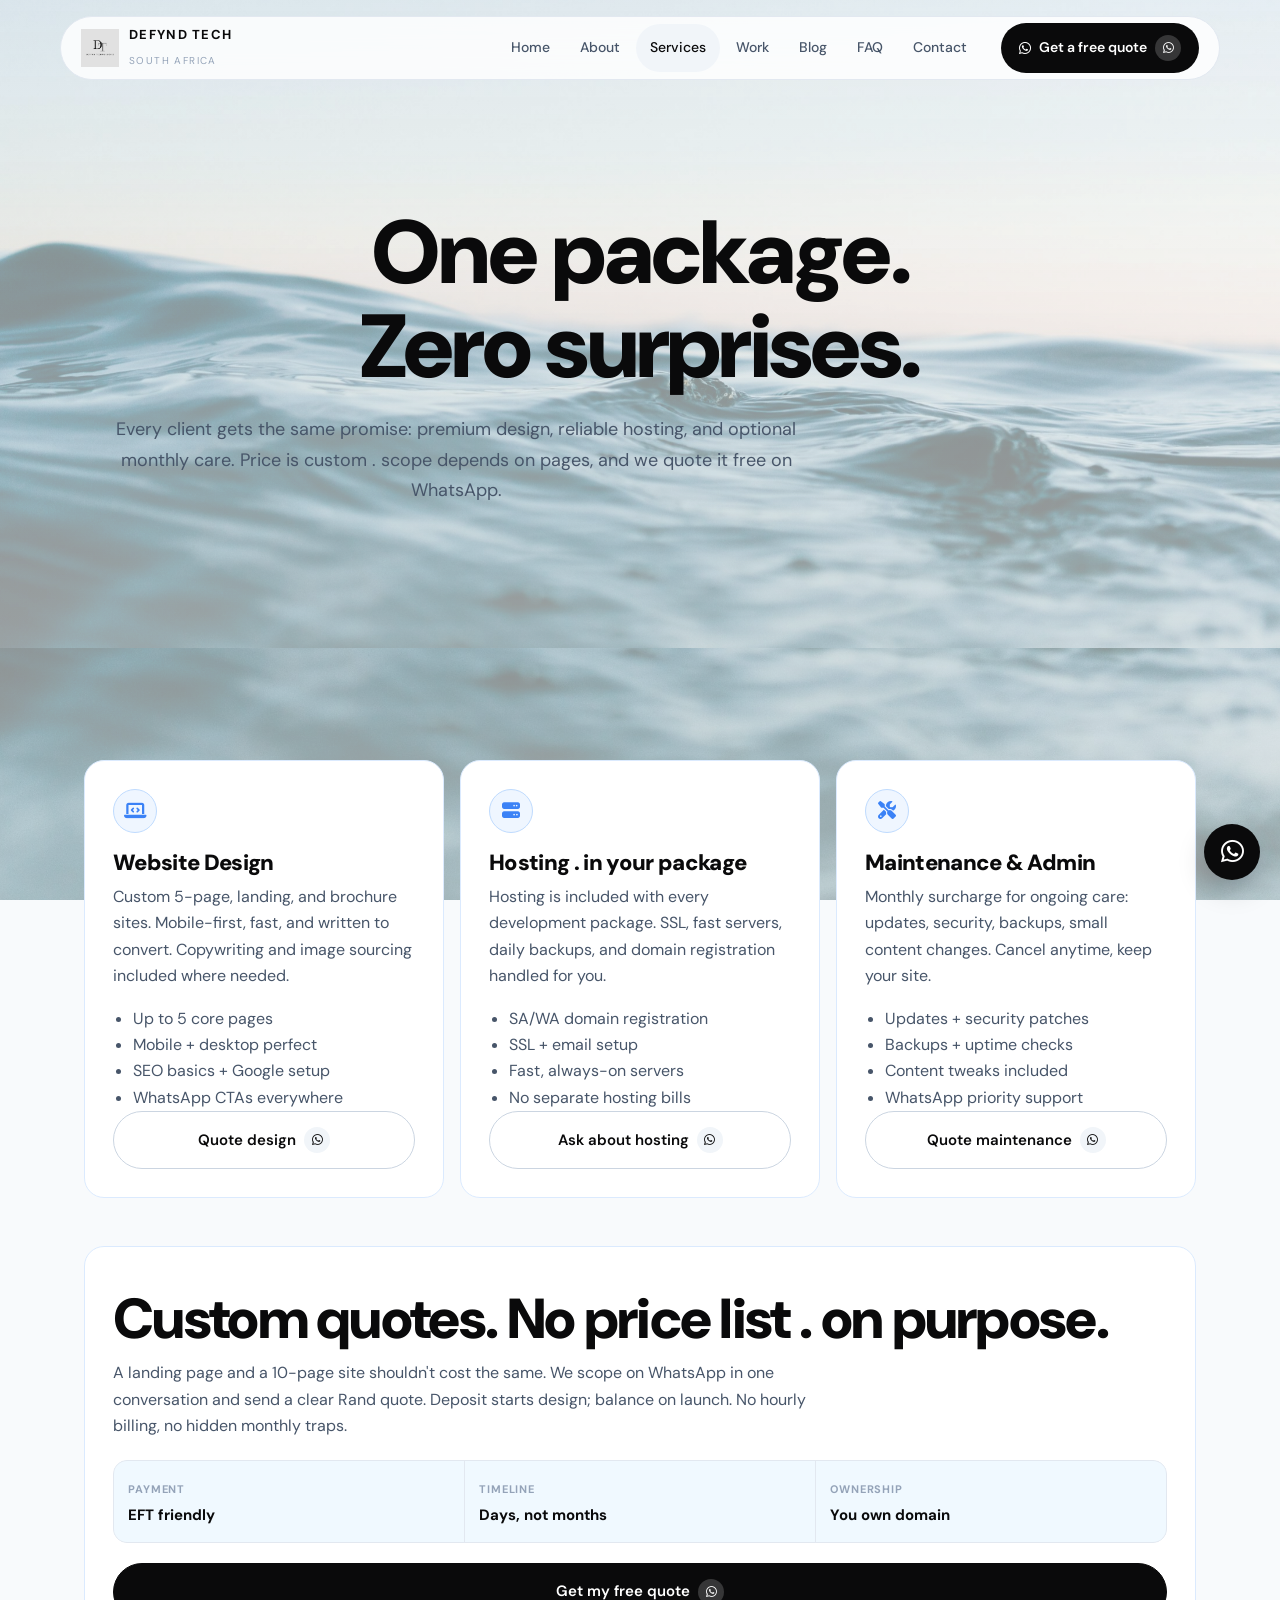
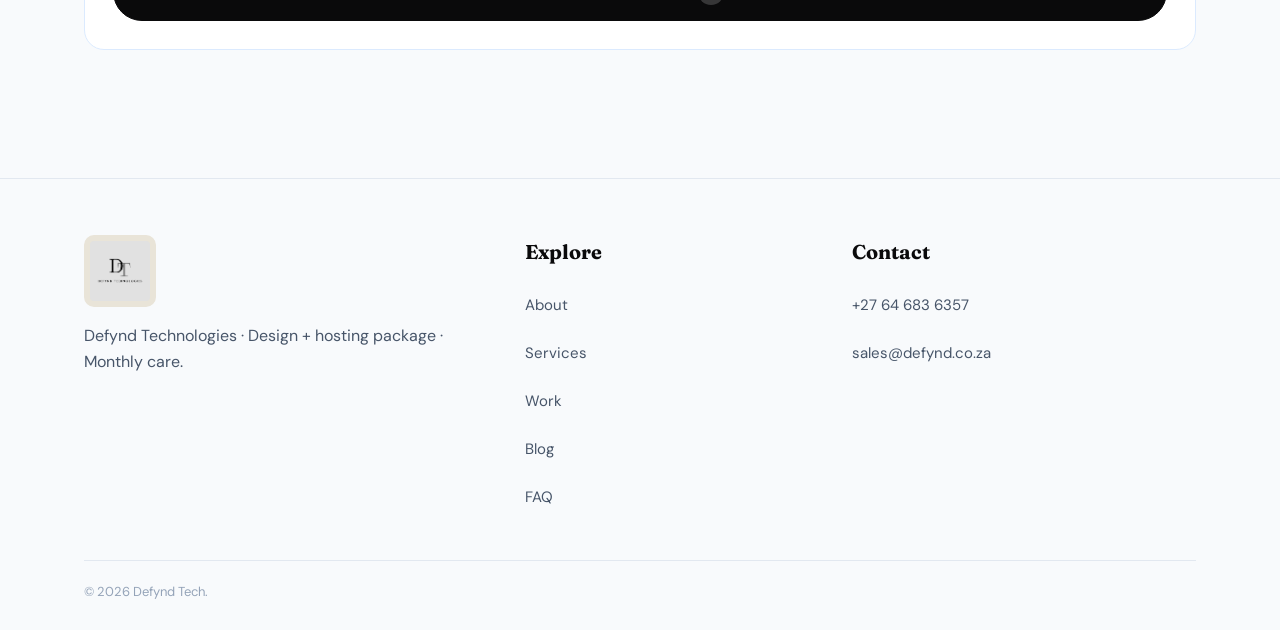
<file: services.html>
<!DOCTYPE html>
<html lang="en"><head>
<meta charset="UTF-8"><meta name="viewport" content="width=device-width, initial-scale=1.0">
<title>Services | Defynd Tech .  Design + Hosting South Africa</title>
<meta name="description" content="Defynd Tech services: Website Design, Hosting included in development package, and monthly Maintenance & Admin. Custom quotes on WhatsApp.">
<link rel="icon" href="assets/defynd-tech-logo.png"><link href="https://cdnjs.cloudflare.com/ajax/libs/font-awesome/6.4.0/css/all.min.css" rel="stylesheet"><link href="css/styles.css" rel="stylesheet">
</head><body class="sky-permanent">
<nav class="navbar"><div class="nav-container"><a class="nav-logo-link" href="index.html"><img class="nav-logo" src="assets/defynd-tech-logo.png" alt="Defynd Tech"><span class="nav-word"><b>Defynd Tech</b><span>South Africa</span></span></a><div class="nav-desktop"><ul class="nav-links"><li><a href="index.html">Home</a></li><li><a href="about.html">About</a></li><li><a class="active" href="services.html">Services</a></li><li><a href="portfolio.html">Work</a></li><li><a href="blog.html">Blog</a></li><li><a href="faq.html">FAQ</a></li><li><a href="contact.html">Contact</a></li></ul></div><a class="nav-whatsapp-btn" href="https://wa.me/27646836357" target="_blank" rel="noopener"><i class="fab fa-whatsapp"></i> Get a free quote <span class="icon-circle"><i class="fab fa-whatsapp"></i></span></a><button class="menu-toggle" aria-label="Menu"><i class="fas fa-bars"></i></button></div></nav>
<div class="sky-world" aria-hidden="true"><img loading="lazy" decoding="async" src="assets/sky-ocean.jpg" alt=""></div>
<div class="mobile-overlay"><ul class="nav-links"><li><a href="index.html">Home</a></li><li><a href="about.html">About</a></li><li><a href="services.html">Services</a></li><li><a href="portfolio.html">Work</a></li><li><a href="blog.html">Blog</a></li><li><a href="faq.html">FAQ</a></li><li><a href="contact.html">Contact</a></li></ul></div>

<header class="hero" style="min-height:72vh"><div class="hero-sky" id="heroSky"><img loading="lazy" decoding="async" src="assets/sky-ocean.jpg" alt=""></div><div class="container"><div class="reveal"><h1 style="margin-top:20px">One package. <span class="accent">Zero surprises.</span></h1><p class="lede" style="margin-top:20px">Every client gets the same promise: premium design, reliable hosting, and optional monthly care. Price is custom .  scope depends on pages, and we quote it free on WhatsApp.</p></div></div></header>

<section class="section"><div class="container">
<div class="bento-grid">
<div class="bento-item span-4 reveal"><div class="card-outer"><div class="card-inner"><div class="card-icon"><i class="fas fa-laptop-code"></i></div><h3>Website Design</h3><p>Custom 5-page, landing, and brochure sites. Mobile-first, fast, and written to convert. Copywriting and image sourcing included where needed.</p><ul class="muted" style="margin:16px 0 0 20px"><li>Up to 5 core pages</li><li>Mobile + desktop perfect</li><li>SEO basics + Google setup</li><li>WhatsApp CTAs everywhere</li></ul><a class="btn btn-outline" href="https://wa.me/27646836357?text=Hi%20Defynd%20Tech%2C%20I%27d%20like%20a%20quote%20for%20Website%20Design" target="_blank" rel="noopener" style="margin-top:auto">Quote design <span class="icon-circle"><i class="fab fa-whatsapp"></i></span></a></div></div></div>
<div class="bento-item span-4 reveal"><div class="card-outer"><div class="card-inner"><div class="card-icon"><i class="fas fa-server"></i></div><h3>Hosting .  in your package</h3><p>Hosting is included with every development package. SSL, fast servers, daily backups, and domain registration handled for you.</p><ul class="muted" style="margin:16px 0 0 20px"><li>SA/WA domain registration</li><li>SSL + email setup</li><li>Fast, always-on servers</li><li>No separate hosting bills</li></ul><a class="btn btn-outline" href="https://wa.me/27646836357?text=Hi%20Defynd%20Tech%2C%20I%20need%20hosting%20with%20my%20website" target="_blank" rel="noopener" style="margin-top:auto">Ask about hosting <span class="icon-circle"><i class="fab fa-whatsapp"></i></span></a></div></div></div>
<div class="bento-item span-4 reveal"><div class="card-outer"><div class="card-inner"><div class="card-icon"><i class="fas fa-tools"></i></div><h3>Maintenance & Admin</h3><p>Monthly surcharge for ongoing care: updates, security, backups, small content changes. Cancel anytime, keep your site.</p><ul class="muted" style="margin:16px 0 0 20px"><li>Updates + security patches</li><li>Backups + uptime checks</li><li>Content tweaks included</li><li>WhatsApp priority support</li></ul><a class="btn btn-outline" href="https://wa.me/27646836357?text=Hi%20Defynd%20Tech%2C%20I%27d%20like%20maintenance%20for%20my%20site" target="_blank" rel="noopener" style="margin-top:auto">Quote maintenance <span class="icon-circle"><i class="fab fa-whatsapp"></i></span></a></div></div></div>
</div>

<div class="card-outer reveal" style="margin-top:48px"><div class="card-inner">

<h2 style="margin-top:14px">Custom quotes. No price list .  on purpose.</h2>
<p class="muted" style="max-width:700px;margin-top:12px">A landing page and a 10-page site shouldn't cost the same. We scope on WhatsApp in one conversation and send a clear Rand quote. Deposit starts design; balance on launch. No hourly billing, no hidden monthly traps.</p>
<div class="result"><div><small>Payment</small><b>EFT friendly</b></div><div><small>Timeline</small><b>Days, not months</b></div><div><small>Ownership</small><b>You own domain</b></div></div>
<a class="btn" href="https://wa.me/27646836357?text=Hi%20Defynd%20Tech%2C%20please%20send%20a%20custom%20quote" target="_blank" rel="noopener">Get my free quote <span class="icon-circle"><i class="fab fa-whatsapp"></i></span></a>
</div></div>
</div></section>

<footer class="footer"><div class="container"><div class="footer-grid"><div><img src="assets/defynd-tech-logo.png" style="height:72px;background:#e9e4d8;border-radius:10px;padding:6px" alt="Defynd Tech"><p class="muted" style="margin-top:16px;max-width:360px">Defynd Technologies · Design + hosting package · Monthly care.</p></div><div><h4 style="font-family:var(--serif);font-size:20px;margin-bottom:16px">Explore</h4><div class="footer-links"><a href="about.html">About</a><a href="services.html">Services</a><a href="portfolio.html">Work</a><a href="blog.html">Blog</a><a href="faq.html">FAQ</a></div></div><div><h4 style="font-family:var(--serif);font-size:20px;margin-bottom:16px">Contact</h4><div class="footer-links"><a href="tel:+27646836357">+27 64 683 6357</a><a href="mailto:sales@defynd.co.za">sales@defynd.co.za</a></div></div></div><div class="footer-bottom"><p>© <span id="year">2026</span> Defynd Tech.</p></div></div></footer>
<a class="floating-whatsapp" href="https://wa.me/27646836357" target="_blank" rel="noopener"><i class="fab fa-whatsapp"></i></a><script src="js/main.js"></script></body></html>
</file>
<file: projects/hardstyle_gym/style.css>
/* ==========================================================================
   HARDSTYLE STRENGTH & FITNESS - PREMIUM DESIGN SYSTEM
   ========================================================================== */

/* --- Custom Properties & Tokens --- */
:root {
    /* Color Palette (Desaturated, athletic dark theme with singular orange-red accent) */
    --color-black: #08090A;
    --color-bg-deep: #0E1012;
    --color-bg-card: #15181C;
    --color-bg-card-hover: #1D2127;
    --color-accent: #FF3B30;          /* Powerful Orange-Red Accent */
    --color-accent-hover: #E03128;
    --color-accent-rgb: 255, 59, 48;
    --color-success: #34C759;
    
    /* Typography Palette */
    --text-primary: #FFFFFF;
    --text-secondary: #9AA0A6;
    --text-muted: #606770;
    
    /* Fonts (Outfit: Displays/Headers, Plus Jakarta Sans: Body UI) */
    --font-heading: 'Outfit', -apple-system, BlinkMacSystemFont, "Segoe UI", Roboto, sans-serif;
    --font-body: 'Plus Jakarta Sans', -apple-system, BlinkMacSystemFont, "Segoe UI", Roboto, sans-serif;
    
    /* Animation Easings & Speeds (Strong Custom Curves based on Emil's Philosophy) */
    --ease-out-fluid: cubic-bezier(0.16, 1, 0.3, 1);  /* Instant, responsive feeling */
    --ease-in-out-fluid: cubic-bezier(0.77, 0, 0.175, 1);
    --duration-fast: 160ms;
    --duration-normal: 300ms;
    --duration-slow: 600ms;
    
    /* Radius & Spacing */
    --radius-sm: 8px;
    --radius-md: 16px;
    --radius-lg: 24px;
    --radius-xl: 32px;
    
    --container-max-width: 1240px;
    
    --header-height: 80px;
}

/* --- Reset & Base Styles --- */
*, *::before, *::after {
    margin: 0;
    padding: 0;
    box-sizing: border-box;
}

html {
    scroll-behavior: smooth;
    background-color: var(--color-bg-deep);
    color: var(--text-primary);
    font-family: var(--font-body);
    font-size: 16px;
    line-height: 1.6;
    -webkit-font-smoothing: antialiased;
    -moz-osx-font-smoothing: grayscale;
}

body {
    overflow-x: hidden;
    position: relative;
    background-color: var(--color-bg-deep);
    padding-bottom: 0; /* Add bottom spacing dynamically via CSS when mobile bar is visible */
}

/* Ensure body has space for floating sticky bar on mobile */
@media (max-width: 768px) {
    body {
        padding-bottom: 80px;
    }
}

a {
    color: inherit;
    text-decoration: none;
    transition: color var(--duration-fast) var(--ease-out-fluid);
}

img, svg {
    display: block;
    max-width: 100%;
}

button, input {
    font: inherit;
    background: none;
    border: none;
}

/* --- Custom Background Mesh Glows (Hardware accelerated) --- */
.mesh-glow {
    position: fixed;
    width: 45vw;
    height: 45vw;
    border-radius: 50%;
    filter: blur(160px);
    pointer-events: none;
    z-index: -1;
    opacity: 0.12;
    will-change: transform;
}

.mesh-glow-1 {
    top: -10vw;
    right: -5vw;
    background: radial-gradient(circle, rgba(var(--color-accent-rgb), 0.8) 0%, rgba(var(--color-accent-rgb), 0) 70%);
    animation: drift-slow 25s infinite alternate ease-in-out;
}

.mesh-glow-2 {
    bottom: -15vw;
    left: -10vw;
    background: radial-gradient(circle, rgba(var(--color-accent-rgb), 0.6) 0%, rgba(var(--color-accent-rgb), 0) 70%);
    animation: drift-slow-reverse 30s infinite alternate ease-in-out;
}

@keyframes drift-slow {
    0% { transform: translate(0, 0) scale(1); }
    100% { transform: translate(-5vw, 5vw) scale(1.1); }
}

@keyframes drift-slow-reverse {
    0% { transform: translate(0, 0) scale(1); }
    100% { transform: translate(8vw, -5vw) scale(1.15); }
}

/* --- Layout & Container --- */
.container {
    width: 100%;
    max-width: var(--container-max-width);
    margin: 0 auto;
    padding: 0 24px;
}

/* --- Typography Utilities --- */
.accent-glow {
    color: var(--color-accent);
    position: relative;
    display: inline-block;
    text-shadow: 0 0 30px rgba(var(--color-accent-rgb), 0.25);
}

.section-header {
    text-align: center;
    margin-bottom: 64px;
    max-width: 700px;
    margin-left: auto;
    margin-right: auto;
}

.section-subtitle {
    font-family: var(--font-heading);
    font-size: 0.875rem;
    font-weight: 800;
    text-transform: uppercase;
    letter-spacing: 0.2em;
    color: var(--color-accent);
    display: inline-block;
    margin-bottom: 12px;
}

.section-title {
    font-family: var(--font-heading);
    font-size: clamp(2rem, 4vw, 3rem);
    line-height: 1.1;
    font-weight: 900;
    letter-spacing: -0.03em;
    color: var(--text-primary);
    margin-bottom: 16px;
}

.section-desc {
    font-size: 1.125rem;
    color: var(--text-secondary);
    line-height: 1.5;
}

/* --- Premium Buttons (Tactile Feedback built-in) --- */
.btn {
    display: inline-flex;
    align-items: center;
    justify-content: center;
    font-family: var(--font-heading);
    font-size: 1rem;
    font-weight: 800;
    text-transform: uppercase;
    letter-spacing: 0.05em;
    padding: 16px 32px;
    border-radius: var(--radius-sm);
    cursor: pointer;
    transition: transform var(--duration-fast) var(--ease-out-fluid), 
                background-color var(--duration-fast) var(--ease-out-fluid), 
                border-color var(--duration-fast) var(--ease-out-fluid),
                box-shadow var(--duration-fast) var(--ease-out-fluid);
    position: relative;
    overflow: hidden;
    gap: 8px;
}

/* Tactile Push Feedback */
.btn:active {
    transform: scale(0.96) !important;
}

.btn-primary {
    background-color: var(--color-accent);
    color: var(--text-primary);
    box-shadow: 0 4px 20px rgba(var(--color-accent-rgb), 0.2);
}

.btn-primary:hover {
    background-color: var(--color-accent-hover);
    box-shadow: 0 6px 24px rgba(var(--color-accent-rgb), 0.35);
}

.btn-secondary {
    background-color: transparent;
    color: var(--text-primary);
    border: 2px solid rgba(255, 255, 255, 0.1);
}

.btn-secondary:hover {
    border-color: var(--text-primary);
    background-color: rgba(255, 255, 255, 0.03);
}

.btn-nav {
    padding: 10px 20px;
    font-size: 0.875rem;
    background-color: var(--color-accent);
    color: var(--text-primary);
    border-radius: 4px;
}

.btn-nav:hover {
    background-color: var(--color-accent-hover);
}

.btn-arrow {
    display: flex;
    align-items: center;
    transition: transform var(--duration-fast) var(--ease-out-fluid);
}

.btn-primary:hover .btn-arrow {
    transform: translateX(4px);
}

.btn-icon {
    display: flex;
    align-items: center;
    color: var(--color-accent);
    transition: transform var(--duration-fast) var(--ease-out-fluid);
}

.btn-secondary:hover .btn-icon {
    transform: scale(1.1);
}

/* --- Header / Navigation (Glassmorphism layout) --- */
.main-header {
    position: fixed;
    top: 0;
    left: 0;
    right: 0;
    height: var(--header-height);
    z-index: 100;
    background-color: rgba(14, 16, 18, 0.7);
    backdrop-filter: blur(16px);
    -webkit-backdrop-filter: blur(16px);
    border-bottom: 1px solid rgba(255, 255, 255, 0.05);
    transition: background-color var(--duration-normal) var(--ease-out-fluid),
                border-color var(--duration-normal) var(--ease-out-fluid);
}

.header-container {
    display: flex;
    align-items: center;
    justify-content: space-between;
    height: 100%;
}

.logo-link {
    display: flex;
    align-items: center;
    gap: 12px;
}

.logo-icon {
    color: var(--color-accent);
    display: flex;
    align-items: center;
    justify-content: center;
}

.logo-text {
    font-family: var(--font-heading);
    font-size: 1.5rem;
    font-weight: 900;
    letter-spacing: -0.04em;
    color: var(--text-primary);
}

.main-nav {
    display: flex;
    align-items: center;
    gap: 36px;
}

.nav-item {
    font-family: var(--font-heading);
    font-size: 0.95rem;
    font-weight: 700;
    color: var(--text-secondary);
    position: relative;
    padding: 8px 0;
}

.nav-item:hover {
    color: var(--text-primary);
}

.nav-item::after {
    content: '';
    position: absolute;
    bottom: 0;
    left: 0;
    width: 100%;
    height: 2px;
    background-color: var(--color-accent);
    transform: scaleX(0);
    transform-origin: right;
    transition: transform var(--duration-normal) var(--ease-out-fluid);
}

.nav-item:hover::after {
    transform: scaleX(1);
    transform-origin: left;
}

/* Hide navigation and show simple header layouts on mobile */
@media (max-width: 768px) {
    .main-nav, .header-cta {
        display: none;
    }
}

/* --- Hero Section (Asymmetric Grid) --- */
.hero-section {
    min-height: 100dvh; /* Viewport stability fix */
    display: flex;
    align-items: center;
    padding-top: calc(var(--header-height) + 40px);
    padding-bottom: 60px;
    position: relative;
}

.hero-grid {
    display: grid;
    grid-template-columns: 1.2fr 1fr;
    gap: 64px;
    align-items: center;
}

.hero-content {
    display: flex;
    flex-direction: column;
    align-items: flex-start;
}

.badge-container {
    margin-bottom: 24px;
}

.badge {
    background-color: rgba(255, 255, 255, 0.04);
    border: 1px solid rgba(255, 255, 255, 0.08);
    border-radius: 100px;
    padding: 8px 16px;
    font-family: var(--font-heading);
    font-size: 0.8rem;
    font-weight: 800;
    text-transform: uppercase;
    letter-spacing: 0.1em;
    color: var(--text-secondary);
    display: inline-flex;
    align-items: center;
    gap: 8px;
}

.badge-dot {
    width: 6px;
    height: 6px;
    border-radius: 50%;
    background-color: var(--color-accent);
    box-shadow: 0 0 10px var(--color-accent);
    display: inline-block;
    animation: pulse-glow 1.5s infinite alternate ease-in-out;
}

@keyframes pulse-glow {
    0% { opacity: 0.4; }
    100% { opacity: 1; }
}

.hero-title {
    font-family: var(--font-heading);
    font-size: clamp(2.5rem, 5.5vw, 4.5rem);
    font-weight: 900;
    line-height: 0.95;
    letter-spacing: -0.04em;
    margin-bottom: 24px;
    color: var(--text-primary);
}

.hero-subtitle {
    font-size: 1.15rem;
    line-height: 1.6;
    color: var(--text-secondary);
    margin-bottom: 40px;
    max-width: 58ch;
}

.hero-actions {
    display: flex;
    align-items: center;
    gap: 20px;
    flex-wrap: wrap;
}

/* --- Hero Graphic (Premium Interactive Vector Frame) --- */
.hero-graphic-container {
    width: 100%;
    display: flex;
    justify-content: center;
}

.gym-graphic-frame {
    position: relative;
    width: 100%;
    max-width: 440px;
    aspect-ratio: 1;
    background-color: var(--color-bg-card);
    border: 1px solid rgba(255, 255, 255, 0.05);
    border-radius: var(--radius-xl);
    box-shadow: 0 20px 40px rgba(0, 0, 0, 0.3);
    overflow: hidden;
    display: flex;
    align-items: center;
    justify-content: center;
    padding: 30px;
    cursor: pointer;
    transition: border-color var(--duration-normal) var(--ease-out-fluid),
                transform var(--duration-normal) var(--ease-out-fluid);
}

.gym-graphic-frame:hover {
    border-color: rgba(var(--color-accent-rgb), 0.25);
    transform: translateY(-4px);
}

.graphic-glow {
    position: absolute;
    width: 180px;
    height: 180px;
    background-color: var(--color-accent);
    filter: blur(80px);
    opacity: 0.15;
    z-index: 1;
    pointer-events: none;
    transition: opacity var(--duration-normal) var(--ease-out-fluid),
                transform var(--duration-normal) var(--ease-out-fluid);
}

.gym-graphic-frame:hover .graphic-glow {
    opacity: 0.25;
    transform: scale(1.2);
}

.grid-overlay {
    position: absolute;
    inset: 0;
    background-image: 
        linear-gradient(rgba(255,255,255,0.01) 1px, transparent 1px),
        linear-gradient(90deg, rgba(255,255,255,0.01) 1px, transparent 1px);
    background-size: 20px 20px;
    pointer-events: none;
}

.watermark-letter {
    position: absolute;
    font-family: var(--font-heading);
    font-size: 24rem;
    font-weight: 900;
    color: rgba(255, 255, 255, 0.015);
    line-height: 1;
    pointer-events: none;
    user-select: none;
    z-index: 0;
    transition: color var(--duration-normal) var(--ease-out-fluid);
}

.gym-graphic-frame:hover .watermark-letter {
    color: rgba(var(--color-accent-rgb), 0.012);
}

.athletic-svg {
    z-index: 2;
    position: relative;
}

/* Infinite Athletic Animations */
.ring-pulse {
    transform-origin: center;
    will-change: transform;
}

.pulse-slow {
    animation: rotate-ring 40s infinite linear;
}

.pulse-fast {
    animation: rotate-ring-reverse 25s infinite linear;
}

@keyframes rotate-ring {
    0% { transform: rotate(0deg); }
    100% { transform: rotate(360deg); }
}

@keyframes rotate-ring-reverse {
    0% { transform: rotate(360deg); }
    100% { transform: rotate(0deg); }
}

.barbell-graphic {
    transform-origin: center;
    transition: transform var(--duration-normal) var(--ease-out-fluid);
}

.gym-graphic-frame:hover .barbell-graphic {
    transform: scale(1.05) rotate(2deg);
}

/* Floating interactive UI Tags inside graphic frame */
.floating-tag {
    position: absolute;
    background-color: rgba(18, 20, 24, 0.85);
    backdrop-filter: blur(8px);
    border: 1px solid rgba(255, 255, 255, 0.08);
    padding: 10px 16px;
    border-radius: 100px;
    display: flex;
    align-items: center;
    gap: 8px;
    font-family: var(--font-heading);
    font-size: 0.85rem;
    font-weight: 800;
    color: var(--text-primary);
    z-index: 3;
    box-shadow: 0 10px 20px rgba(0,0,0,0.2);
    pointer-events: none;
    transition: transform var(--duration-normal) var(--ease-out-fluid),
                border-color var(--duration-normal) var(--ease-out-fluid);
}

.tag-top {
    top: 32px;
    left: 32px;
    transform: translate(0, 0);
}

.tag-bottom {
    bottom: 32px;
    right: 32px;
    transform: translate(0, 0);
}

.gym-graphic-frame:hover .tag-top {
    transform: translate(4px, 4px);
    border-color: rgba(var(--color-accent-rgb), 0.2);
}

.gym-graphic-frame:hover .tag-bottom {
    transform: translate(-4px, -4px);
    border-color: rgba(var(--color-accent-rgb), 0.2);
}

.pulse-dot {
    width: 8px;
    height: 8px;
    border-radius: 50%;
    background-color: var(--color-success);
    box-shadow: 0 0 8px var(--color-success);
    display: inline-block;
}

/* Sparkle animation for athletic vector */
.sparkle {
    animation: sparkle-glow 2s infinite alternate ease-in-out;
}

@keyframes sparkle-glow {
    0% { opacity: 0.3; transform: scale(0.8); }
    100% { opacity: 1; transform: scale(1.2); }
}

/* Responsiveness overrides for Hero Layout */
@media (max-width: 1024px) {
    .hero-grid {
        grid-template-columns: 1fr;
        gap: 48px;
        text-align: center;
    }
    
    .hero-content {
        align-items: center;
    }
    
    .hero-subtitle {
        margin-left: auto;
        margin-right: auto;
    }
    
    .hero-actions {
        justify-content: center;
    }
}

/* --- Features Section (Bento Grid) --- */
.features-section {
    padding: 120px 0;
    position: relative;
    border-top: 1px solid rgba(255, 255, 255, 0.03);
}

/* Asymmetric bento grid setup */
.bento-grid {
    display: grid;
    grid-template-columns: repeat(3, 1fr);
    gap: 32px;
}

.bento-card {
    background-color: var(--color-bg-card);
    border: 1px solid rgba(255, 255, 255, 0.04);
    border-radius: var(--radius-lg);
    padding: 40px;
    position: relative;
    overflow: hidden;
    display: flex;
    flex-direction: column;
    align-items: flex-start;
    transition: transform var(--duration-normal) var(--ease-out-fluid),
                border-color var(--duration-normal) var(--ease-out-fluid),
                box-shadow var(--duration-normal) var(--ease-out-fluid);
    cursor: pointer;
}

/* Bento Asymmetry: Card 1 spans 2 columns */
.bento-wide {
    grid-column: span 2;
}

.bento-card:hover {
    transform: translateY(-4px);
    border-color: rgba(var(--color-accent-rgb), 0.2);
    background-color: var(--color-bg-card-hover);
    box-shadow: 0 20px 40px rgba(0, 0, 0, 0.3);
}

.card-glow {
    position: absolute;
    top: 0;
    left: 0;
    width: 100%;
    height: 100%;
    background: radial-gradient(circle 200px at var(--mouse-x, 50%) var(--mouse-y, 50%), rgba(var(--color-accent-rgb), 0.04) 0%, transparent 100%);
    pointer-events: none;
    opacity: 0;
    transition: opacity var(--duration-normal) var(--ease-out-fluid);
}

.bento-card:hover .card-glow {
    opacity: 1;
}

.card-icon {
    width: 56px;
    height: 56px;
    border-radius: var(--radius-sm);
    background-color: rgba(var(--color-accent-rgb), 0.08);
    color: var(--color-accent);
    display: flex;
    align-items: center;
    justify-content: center;
    margin-bottom: 32px;
    border: 1px solid rgba(var(--color-accent-rgb), 0.15);
    transition: transform var(--duration-normal) var(--ease-out-fluid),
                background-color var(--duration-normal) var(--ease-out-fluid);
}

.bento-card:hover .card-icon {
    transform: scale(1.05);
    background-color: rgba(var(--color-accent-rgb), 0.12);
}

.card-title {
    font-family: var(--font-heading);
    font-size: 1.5rem;
    font-weight: 800;
    line-height: 1.2;
    letter-spacing: -0.02em;
    color: var(--text-primary);
    margin-bottom: 16px;
}

.card-text {
    font-size: 1rem;
    line-height: 1.6;
    color: var(--text-secondary);
    margin-bottom: 24px;
}

/* Feature specific decoration details */
.card-decoration {
    margin-top: auto;
    width: 100%;
}

.soundwave {
    display: flex;
    align-items: flex-end;
    gap: 4px;
    height: 32px;
    width: 100%;
    opacity: 0.15;
    transition: opacity var(--duration-normal) var(--ease-out-fluid);
}

.bento-card:hover .soundwave {
    opacity: 0.4;
}

.wave-bar {
    width: 3px;
    background-color: var(--color-accent);
    border-radius: 3px;
    will-change: height;
}

.wave-bar:nth-child(1) { height: 10%; animation: wave-anim 1s infinite ease-in-out alternate; }
.wave-bar:nth-child(2) { height: 40%; animation: wave-anim 0.8s infinite ease-in-out alternate 0.1s; }
.wave-bar:nth-child(3) { height: 80%; animation: wave-anim 1.2s infinite ease-in-out alternate 0.2s; }
.wave-bar:nth-child(4) { height: 30%; animation: wave-anim 0.7s infinite ease-in-out alternate 0.3s; }
.wave-bar:nth-child(5) { height: 90%; animation: wave-anim 1.1s infinite ease-in-out alternate 0.15s; }
.wave-bar:nth-child(6) { height: 50%; animation: wave-anim 0.9s infinite ease-in-out alternate 0.05s; }
.wave-bar:nth-child(7) { height: 20%; animation: wave-anim 1.3s infinite ease-in-out alternate 0.25s; }

@keyframes wave-anim {
    0% { transform: scaleY(0.2); }
    100% { transform: scaleY(1); }
}

.card-meta {
    margin-top: auto;
    display: flex;
    flex-wrap: wrap;
    gap: 8px;
}

.meta-label {
    background-color: rgba(255,255,255,0.03);
    border: 1px solid rgba(255,255,255,0.06);
    border-radius: 4px;
    padding: 6px 12px;
    font-size: 0.75rem;
    font-weight: 600;
    color: var(--text-secondary);
}

.card-metric {
    margin-top: auto;
    display: flex;
    align-items: baseline;
    gap: 12px;
}

.metric-num {
    font-family: var(--font-heading);
    font-size: 3rem;
    font-weight: 900;
    line-height: 1;
    color: var(--color-accent);
}

.metric-txt {
    font-size: 0.8rem;
    text-transform: uppercase;
    font-weight: 700;
    letter-spacing: 0.05em;
    color: var(--text-muted);
}

/* Responsiveness overrides for Bento layout */
@media (max-width: 968px) {
    .bento-grid {
        grid-template-columns: 1fr;
    }
    
    .bento-wide {
        grid-column: span 1;
    }
}

/* --- Client Testimonials Section --- */
.testimonials-section {
    padding: 120px 0;
    position: relative;
    background-color: rgba(255, 255, 255, 0.01);
}

.testimonials-grid {
    display: grid;
    grid-template-columns: repeat(auto-fit, minmax(320px, 1fr));
    gap: 32px;
}

.testimonial-card {
    background-color: var(--color-bg-card);
    border: 1px solid rgba(255, 255, 255, 0.04);
    border-radius: var(--radius-lg);
    padding: 40px;
    position: relative;
    display: flex;
    flex-direction: column;
    transition: transform var(--duration-normal) var(--ease-out-fluid),
                border-color var(--duration-normal) var(--ease-out-fluid),
                box-shadow var(--duration-normal) var(--ease-out-fluid);
}

.testimonial-card:hover {
    transform: translateY(-4px);
    border-color: rgba(255, 255, 255, 0.08);
    box-shadow: 0 20px 40px rgba(0, 0, 0, 0.3);
}

/* Asymmetry Featured Testimonial card highlighting */
.featured-testimonial {
    border: 1px solid rgba(var(--color-accent-rgb), 0.25);
    background-color: rgba(var(--color-accent-rgb), 0.015);
    transform: scale(1.02);
}

.featured-testimonial:hover {
    border-color: rgba(var(--color-accent-rgb), 0.4);
    background-color: rgba(var(--color-accent-rgb), 0.025);
    transform: scale(1.02) translateY(-4px);
}

@media (max-width: 968px) {
    .featured-testimonial {
        transform: scale(1);
    }
    
    .featured-testimonial:hover {
        transform: translateY(-4px);
    }
}

.rating-stars {
    display: flex;
    gap: 4px;
    margin-bottom: 24px;
}

.star-icon {
    width: 18px;
    height: 18px;
    color: var(--color-accent);
}

.testimonial-quote {
    font-size: 1.1rem;
    line-height: 1.6;
    color: var(--text-primary);
    font-style: italic;
    margin-bottom: 32px;
    font-weight: 500;
}

.testimonial-author {
    margin-top: auto;
    display: flex;
    align-items: center;
    gap: 16px;
}

.author-avatar {
    width: 48px;
    height: 48px;
    border-radius: 50%;
    background-color: rgba(255,255,255,0.06);
    color: var(--text-primary);
    display: flex;
    align-items: center;
    justify-content: center;
    font-family: var(--font-heading);
    font-size: 0.95rem;
    font-weight: 800;
    border: 1px solid rgba(255,255,255,0.1);
}

.accent-avatar {
    background-color: var(--color-accent);
    border-color: rgba(var(--color-accent-rgb), 0.3);
}

.author-info {
    display: flex;
    flex-direction: column;
}

.author-name {
    font-family: var(--font-heading);
    font-size: 1.05rem;
    font-weight: 800;
    color: var(--text-primary);
}

.author-status {
    font-size: 0.8rem;
    color: var(--text-muted);
    font-weight: 600;
}

/* --- Location & Hours (Split Section) --- */
.location-section {
    padding: 120px 0;
    position: relative;
    border-top: 1px solid rgba(255, 255, 255, 0.03);
}

.split-grid {
    display: grid;
    grid-template-columns: 1.1fr 1fr;
    gap: 80px;
    align-items: center;
}

.location-desc {
    font-size: 1.1rem;
    color: var(--text-secondary);
    margin-bottom: 40px;
    line-height: 1.6;
}

.contact-info-blocks {
    display: grid;
    grid-template-columns: repeat(2, 1fr);
    gap: 24px;
    margin-bottom: 48px;
}

.info-block {
    display: flex;
    gap: 16px;
}

.info-icon {
    width: 44px;
    height: 44px;
    border-radius: var(--radius-sm);
    background-color: rgba(var(--color-accent-rgb), 0.06);
    color: var(--color-accent);
    display: flex;
    align-items: center;
    justify-content: center;
    flex-shrink: 0;
    border: 1px solid rgba(var(--color-accent-rgb), 0.1);
}

.info-text h3 {
    font-family: var(--font-heading);
    font-size: 1rem;
    font-weight: 800;
    text-transform: uppercase;
    letter-spacing: 0.05em;
    color: var(--text-primary);
    margin-bottom: 4px;
}

.info-text p {
    font-size: 0.95rem;
    color: var(--text-secondary);
}

.link-hover {
    transition: color var(--duration-fast) var(--ease-out-fluid);
}

.link-hover:hover {
    color: var(--text-primary);
    text-decoration: underline;
}

/* Hours container card structure */
.hours-container {
    background-color: var(--color-bg-card);
    border: 1px solid rgba(255, 255, 255, 0.04);
    border-radius: var(--radius-lg);
    padding: 32px;
}

.hours-header {
    display: flex;
    align-items: center;
    gap: 12px;
    margin-bottom: 24px;
    border-bottom: 1px solid rgba(255,255,255,0.05);
    padding-bottom: 16px;
}

.hours-header-icon {
    color: var(--color-accent);
}

.hours-header h3 {
    font-family: var(--font-heading);
    font-size: 1.15rem;
    font-weight: 800;
    color: var(--text-primary);
}

.hours-list {
    display: flex;
    flex-direction: column;
    gap: 12px;
}

.hours-row {
    display: flex;
    justify-content: space-between;
    align-items: center;
    padding: 8px 12px;
    border-radius: 6px;
    transition: background-color var(--duration-fast) var(--ease-out-fluid),
                color var(--duration-fast) var(--ease-out-fluid);
    border: 1px solid transparent;
}

.day-name {
    font-weight: 600;
    color: var(--text-primary);
}

.day-time {
    color: var(--text-secondary);
    font-weight: 500;
}

/* Closed Days Styling */
.hours-closed .day-name,
.hours-closed .day-time {
    color: var(--text-muted);
}

.hours-closed {
    opacity: 0.6;
}

/* Dynamic Active Day Highlighting injected via JavaScript */
.hours-active {
    background-color: rgba(var(--color-accent-rgb), 0.05);
    border-color: rgba(var(--color-accent-rgb), 0.2);
    box-shadow: 0 4px 12px rgba(0, 0, 0, 0.15);
}

.hours-active .day-name {
    color: var(--color-accent);
}

.hours-active .day-time {
    color: var(--text-primary);
    font-weight: 700;
}

/* Map Frame & Dark Filter Overlay */
.map-frame {
    width: 100%;
    aspect-ratio: 1.2;
    border-radius: var(--radius-lg);
    border: 1px solid rgba(255, 255, 255, 0.05);
    box-shadow: 0 20px 40px rgba(0,0,0,0.3);
    overflow: hidden;
}

.map-container {
    width: 100%;
    height: 100%;
    position: relative;
    background-color: var(--color-black);
}

/* Pro level trick: Dark Map Invert Filters */
.map-container iframe {
    filter: grayscale(1) invert(0.9) contrast(1.1) opacity(0.8);
    transition: filter var(--duration-normal) var(--ease-out-fluid),
                opacity var(--duration-normal) var(--ease-out-fluid);
}

.map-frame:hover iframe {
    filter: grayscale(0.5) invert(0.9) contrast(1.1) opacity(0.9);
}

/* Responsiveness overrides for split block */
@media (max-width: 1024px) {
    .split-grid {
        grid-template-columns: 1fr;
        gap: 60px;
    }
}

@media (max-width: 600px) {
    .contact-info-blocks {
        grid-template-columns: 1fr;
        gap: 16px;
    }
}

/* --- Footer --- */
.main-footer {
    background-color: var(--color-black);
    border-top: 1px solid rgba(255, 255, 255, 0.05);
    padding: 80px 0 40px 0;
}

.footer-content {
    display: flex;
    justify-content: space-between;
    margin-bottom: 60px;
    gap: 48px;
    flex-wrap: wrap;
}

.footer-brand {
    max-width: 320px;
}

.footer-logo {
    display: flex;
    align-items: center;
    gap: 12px;
    color: var(--color-accent);
    margin-bottom: 16px;
}

.footer-logo-text {
    font-family: var(--font-heading);
    font-size: 1.5rem;
    font-weight: 900;
    letter-spacing: -0.04em;
    color: var(--text-primary);
}

.footer-tagline {
    font-size: 0.95rem;
    color: var(--text-secondary);
}

.footer-links {
    display: flex;
    gap: 80px;
    flex-wrap: wrap;
}

.links-column {
    display: flex;
    flex-direction: column;
    gap: 12px;
}

.links-column h4 {
    font-family: var(--font-heading);
    font-size: 0.875rem;
    font-weight: 800;
    text-transform: uppercase;
    letter-spacing: 0.1em;
    color: var(--text-muted);
    margin-bottom: 8px;
}

.footer-link {
    font-size: 0.95rem;
    color: var(--text-secondary);
}

.footer-link:hover {
    color: var(--text-primary);
}

.footer-bottom {
    display: flex;
    justify-content: space-between;
    align-items: center;
    border-top: 1px solid rgba(255, 255, 255, 0.03);
    padding-top: 32px;
    font-size: 0.875rem;
    color: var(--text-muted);
    flex-wrap: wrap;
    gap: 16px;
}

.footer-credit {
    font-weight: 600;
}

/* --- Mobile Floating Sticky CTA Bar (Hardware Accelerated) --- */
.floating-sticky-bar {
    position: fixed;
    bottom: 24px;
    left: 24px;
    right: 24px;
    height: 64px;
    background-color: rgba(14, 16, 18, 0.85);
    backdrop-filter: blur(16px);
    -webkit-backdrop-filter: blur(16px);
    border: 1px solid rgba(255, 255, 255, 0.08);
    border-radius: 100px;
    z-index: 99;
    box-shadow: 0 16px 32px rgba(0, 0, 0, 0.4);
    display: none; /* Inactive on desktop */
    opacity: 0;
    transform: translateY(20px);
    transition: opacity var(--duration-normal) var(--ease-out-fluid),
                transform var(--duration-normal) var(--ease-out-fluid);
    will-change: transform, opacity;
}

.floating-sticky-bar.visible {
    display: block;
    opacity: 1;
    transform: translateY(0);
}

.sticky-container {
    display: grid;
    grid-template-columns: repeat(2, 1fr);
    height: 100%;
    padding: 6px;
    gap: 8px;
}

.sticky-btn {
    display: flex;
    align-items: center;
    justify-content: center;
    gap: 8px;
    border-radius: 100px;
    font-family: var(--font-heading);
    font-size: 0.9rem;
    font-weight: 800;
    text-transform: uppercase;
    letter-spacing: 0.05em;
    color: var(--text-primary);
    cursor: pointer;
    transition: transform var(--duration-fast) var(--ease-out-fluid),
                background-color var(--duration-fast) var(--ease-out-fluid);
    height: 100%;
}

.sticky-btn:active {
    transform: scale(0.95);
}

.sticky-btn-call {
    background-color: rgba(255,255,255,0.04);
    border: 1px solid rgba(255,255,255,0.06);
}

.sticky-btn-call:active {
    background-color: rgba(255,255,255,0.08);
}

.sticky-btn-whatsapp {
    background-color: #25D366; /* Elegant desaturated green, wait, traditional WhatsApp color has high visibility and contrast */
    color: #FFFFFF;
    box-shadow: 0 4px 12px rgba(37, 211, 102, 0.2);
}

.sticky-btn-whatsapp:active {
    background-color: #20BA5A;
}

/* Enable floating bar exclusively on mobile viewport levels */
@media (max-width: 768px) {
    .floating-sticky-bar {
        display: block; /* Activated on small viewports */
    }
}

/* --- Scroll Reveal Animations --- */
.scroll-reveal {
    opacity: 0;
    transform: translateY(32px);
    transition: opacity var(--duration-slow) var(--ease-out-fluid),
                transform var(--duration-slow) var(--ease-out-fluid);
    will-change: transform, opacity;
}

.scroll-reveal.revealed {
    opacity: 1;
    transform: translateY(0);
}
</file>
<file: projects/kindie_land/style.css>
/* 
  KINDIE LAND - Playful High-End Custom Stylesheet
  Visual System: Soft Playful Structuralism + Modern Asymmetric Bento Grids
  Fonts: Fredoka (Playful Headings) & Plus Jakarta Sans (Highly readable UI/Body)
*/

/* ==========================================================================
   1. DESIGN SYSTEM & TOKENS
   ========================================================================== */
:root {
  /* Playful & Calibrated Playground Color Palette */
  --clr-sky: hsl(198, 93%, 60%);
  --clr-sky-light: hsl(198, 93%, 95%);
  --clr-sky-dark: hsl(198, 80%, 45%);
  
  --clr-yellow: hsl(43, 96%, 64%);
  --clr-yellow-light: hsl(43, 96%, 92%);
  --clr-yellow-dark: hsl(43, 85%, 45%);
  
  --clr-rose: hsl(355, 90%, 65%);
  --clr-rose-light: hsl(355, 90%, 94%);
  --clr-rose-dark: hsl(355, 80%, 50%);
  
  --clr-green: hsl(145, 65%, 50%);
  --clr-green-light: hsl(145, 65%, 92%);
  --clr-green-dark: hsl(145, 75%, 35%);

  --clr-bg: hsl(210, 30%, 97%);
  --clr-bg-pure: hsl(0, 0%, 100%);
  --clr-dark: hsl(215, 30%, 15%);
  --clr-dark-muted: hsl(215, 15%, 45%);
  
  /* Fonts */
  --ff-display: 'Fredoka', sans-serif;
  --ff-body: 'Plus Jakarta Sans', sans-serif;
  
  /* Smooth Custom Spring Easing (Real-world mass/spring physics feel) */
  --ease-spring: cubic-bezier(0.34, 1.56, 0.64, 1);
  --ease-fluid: cubic-bezier(0.16, 1, 0.3, 1);
  --transition-slow: 0.6s var(--ease-spring);
  --transition-fast: 0.35s var(--ease-fluid);
  
  /* Spatial & Elevation Details */
  --outer-radius: 2.25rem;
  --inner-radius: calc(var(--outer-radius) - 0.75rem);
  --shadow-ambient: 0 30px 60px -15px hsla(215, 30%, 20%, 0.06);
  --shadow-double: 0 4px 10px rgba(0, 0, 0, 0.02), 0 20px 40px -10px rgba(0, 0, 0, 0.04);
  --border-hairline: 1px solid rgba(255, 255, 255, 0.6);
}

/* ==========================================================================
   2. RESET & BASE ELEMENTS
   ========================================================================== */
*, *::before, *::after {
  box-sizing: border-box;
  margin: 0;
  padding: 0;
}

html {
  scroll-behavior: smooth;
  scroll-padding-top: 100px;
  overflow-x: hidden;
  overflow-x: clip;
  -webkit-text-size-adjust: 100%;
  text-size-adjust: 100%;
}

body {
  font-family: var(--ff-body);
  background-color: var(--clr-bg);
  color: var(--clr-dark);
  line-height: 1.6;
  overflow-x: hidden;
  overflow-x: clip;
  -webkit-font-smoothing: antialiased;
  -webkit-tap-highlight-color: transparent;
}

img, video, iframe, svg { max-width: 100%; }
img { height: auto; }

h1, h2, h3, h4 {
  font-family: var(--ff-display);
  font-weight: 700;
  line-height: 1.15;
  color: var(--clr-dark);
}

a {
  text-decoration: none;
  color: inherit;
  transition: color var(--transition-fast);
}

button {
  border: none;
  background: none;
  cursor: pointer;
  font-family: inherit;
}

.container {
  width: 100%;
  max-width: 1240px;
  margin: 0 auto;
  padding: 0 1.5rem;
}

/* ==========================================================================
   3. BACKGROUND AMBIENT DECORATIVE BLOBS
   ========================================================================== */
.blob-wrapper {
  position: absolute;
  top: 0;
  left: 0;
  width: 100%;
  height: 100%;
  z-index: -10;
  pointer-events: none;
  overflow: hidden;
  overflow: clip;
}

.blob {
  position: absolute;
  border-radius: 50%;
  filter: blur(120px);
  opacity: 0.35;
  will-change: transform;
}

.blob-1 {
  top: 10%;
  left: -10%;
  width: 45vw;
  height: 45vw;
  background-color: var(--clr-sky-light);
  animation: floatBlob 25s infinite alternate ease-in-out;
}

.blob-2 {
  top: 40%;
  right: -15%;
  width: 50vw;
  height: 50vw;
  background-color: var(--clr-yellow-light);
  animation: floatBlob 30s infinite alternate-reverse ease-in-out;
}

.blob-3 {
  bottom: 10%;
  left: 5%;
  width: 40vw;
  height: 40vw;
  background-color: var(--clr-rose-light);
  animation: floatBlob 28s infinite alternate ease-in-out;
}

@keyframes floatBlob {
  0% { transform: translate(0, 0) scale(1); }
  50% { transform: translate(4vw, 5vh) scale(1.08); }
  100% { transform: translate(-2vw, -4vh) scale(0.95); }
}

/* ==========================================================================
   4. NAVIGATION & HEADER
   ========================================================================== */
.nav-container {
  position: fixed;
  top: 1.5rem;
  left: 0;
  width: 100%;
  z-index: 100;
  padding: 0 1.5rem;
  pointer-events: none; /* Allows click through outer edges */
}

.nav-bar {
  display: flex;
  justify-content: space-between;
  align-items: center;
  max-width: 1200px;
  margin: 0 auto;
  background-color: rgba(255, 255, 255, 0.75);
  backdrop-filter: blur(20px);
  -webkit-backdrop-filter: blur(20px);
  border: 1px solid rgba(255, 255, 255, 0.5);
  box-shadow: var(--shadow-double);
  padding: 0.75rem 2rem;
  border-radius: 100px;
  pointer-events: auto; /* Active elements inside are clickable */
  transition: all var(--transition-fast);
}

.nav-bar.scrolled {
  background-color: rgba(255, 255, 255, 0.9);
  padding: 0.5rem 1.5rem;
  transform: translateY(-0.25rem);
}

.nav-logo {
  display: flex;
  align-items: center;
  gap: 0.5rem;
  font-family: var(--ff-display);
  font-size: 1.5rem;
  font-weight: 700;
  color: var(--clr-dark);
}

.nav-logo .accent-color {
  color: var(--clr-sky);
}

.logo-emoji {
  font-size: 1.75rem;
  transform-origin: bottom center;
  display: inline-block;
  animation: gentleRock 6s infinite ease-in-out;
}

@keyframes gentleRock {
  0%, 100% { transform: rotate(0deg); }
  50% { transform: rotate(10deg); }
}

.nav-links {
  display: flex;
  list-style: none;
  gap: 2.25rem;
}

.nav-link {
  font-family: var(--ff-body);
  font-weight: 600;
  font-size: 0.95rem;
  color: var(--clr-dark-muted);
  position: relative;
  padding: 0.5rem 0;
}

.nav-link::after {
  content: '';
  position: absolute;
  bottom: 0;
  left: 0;
  width: 100%;
  height: 3px;
  background-color: var(--clr-sky);
  border-radius: 10px;
  transform: scaleX(0);
  transform-origin: right;
  transition: transform var(--transition-fast);
}

.nav-link:hover {
  color: var(--clr-dark);
}

.nav-link:hover::after,
.nav-link.active::after {
  transform: scaleX(1);
  transform-origin: left;
}

/* ==========================================================================
   5. BUTTON SYSTEMS (Interactive & Nested Architecture)
   ========================================================================== */
.btn {
  display: inline-flex;
  align-items: center;
  justify-content: center;
  font-family: var(--ff-display);
  font-weight: 600;
  border-radius: 100px;
  transition: all var(--transition-slow);
  cursor: pointer;
  position: relative;
  overflow: hidden;
  gap: 0.75rem;
  min-height: 48px;
  min-width: 48px;
}

.btn-primary {
  background: var(--clr-sky);
  color: var(--clr-bg-pure);
  padding: 0.9rem 2rem;
  font-size: 1.1rem;
  border: 2px solid var(--clr-sky);
  box-shadow: 0 10px 25px -5px hsla(198, 93%, 60%, 0.35);
}

.btn-primary:hover {
  background: var(--clr-bg-pure);
  color: var(--clr-sky-dark);
  border-color: var(--clr-sky-dark);
  transform: scale(1.03) translateY(-2px);
  box-shadow: 0 15px 30px -5px hsla(198, 93%, 60%, 0.4);
}

.btn-primary:active {
  transform: scale(0.98) translateY(0);
}

/* Trailing arrow button inside CTA */
.btn-icon-wrapper {
  display: flex;
  align-items: center;
  justify-content: center;
  width: 1.75rem;
  height: 1.75rem;
  border-radius: 50%;
  background-color: rgba(255, 255, 255, 0.25);
  transition: transform var(--transition-fast);
}

.btn-primary:hover .btn-icon-wrapper {
  background-color: var(--clr-sky-light);
  color: var(--clr-sky-dark);
  transform: translate(2px, -2px);
}

.btn-secondary {
  background: var(--clr-bg-pure);
  color: var(--clr-dark);
  padding: 0.9rem 2rem;
  font-size: 1.1rem;
  border: 2px solid rgba(255, 255, 255, 0.8);
  box-shadow: var(--shadow-double);
}

.btn-secondary:hover {
  transform: scale(1.03) translateY(-2px);
  border-color: var(--clr-sky-light);
  background-color: var(--clr-sky-light);
  color: var(--clr-sky-dark);
}

.btn-secondary:active {
  transform: scale(0.98) translateY(0);
}

.btn-nav {
  background: var(--clr-dark);
  color: var(--clr-bg-pure);
  padding: 0.6rem 1.5rem;
  font-size: 0.95rem;
}

.btn-nav:hover {
  background: var(--clr-sky);
  transform: scale(1.05);
}

/* ==========================================================================
   6. HERO SECTION
   ========================================================================== */
.hero-section {
  padding-top: 10rem;
  padding-bottom: 6rem;
  min-height: 100dvh;
  display: flex;
  align-items: center;
  position: relative;
}

.hero-grid {
  display: grid;
  grid-template-columns: 1.1fr 0.9fr;
  gap: 4rem;
  align-items: center;
}

.hero-text-block {
  display: flex;
  flex-direction: column;
  gap: 1.75rem;
}

.eyebrow-badge {
  display: inline-flex;
  align-items: center;
  max-width: 100%;
  text-align: center;
  justify-content: center;
  background-color: var(--clr-sky-light);
  color: var(--clr-sky-dark);
  padding: 0.4rem 1.1rem;
  border-radius: 100px;
  font-family: var(--ff-display);
  font-size: 0.85rem;
  font-weight: 600;
  text-transform: uppercase;
  letter-spacing: 0.05em;
  box-shadow: inset 0 1px 1px rgba(255, 255, 255, 0.5);
}

.eyebrow-badge.badge-green {
  background-color: var(--clr-green-light);
  color: var(--clr-green-dark);
}

.eyebrow-badge.badge-rose {
  background-color: var(--clr-rose-light);
  color: var(--clr-rose-dark);
}

.eyebrow-badge.badge-yellow {
  background-color: var(--clr-yellow-light);
  color: var(--clr-yellow-dark);
}

.hero-title {
  font-size: clamp(2.25rem, 8vw, 3.75rem);
  letter-spacing: -0.02em;
  color: var(--clr-dark);
  overflow-wrap: break-word;
  hyphens: auto;
}

.highlight-text {
  color: var(--clr-sky);
  position: relative;
  display: inline-block;
}

.hero-description {
  font-size: 1.15rem;
  color: var(--clr-dark-muted);
  max-width: 58ch;
}

.hero-cta-group {
  display: flex;
  gap: 1.25rem;
  margin-top: 1rem;
}

.hero-features-indicator {
  display: flex;
  gap: 2rem;
  margin-top: 2rem;
  flex-wrap: wrap;
}

.indicator-item {
  display: flex;
  align-items: center;
  gap: 0.75rem;
}

.indicator-icon {
  width: 2.75rem;
  height: 2.75rem;
  border-radius: 50%;
  display: flex;
  align-items: center;
  justify-content: center;
  font-size: 1.35rem;
  box-shadow: var(--shadow-double);
}

.indicator-text {
  font-size: 0.95rem;
  font-weight: 600;
  color: var(--clr-dark);
}

/* Concentric Double-Bezel Playground Card */
.double-bezel-outer {
  background-color: rgba(255, 255, 255, 0.45);
  border: var(--border-hairline);
  padding: 0.75rem;
  border-radius: var(--outer-radius);
  box-shadow: var(--shadow-ambient);
  backdrop-filter: blur(10px);
}

.double-bezel-inner {
  position: relative;
  background-color: var(--clr-bg-pure);
  border-radius: var(--inner-radius);
  overflow: hidden;
  box-shadow: inset 0 1px 2px rgba(255, 255, 255, 0.8);
  height: 100%;
}

.hero-visual-block {
  position: relative;
}

.hero-image {
  width: 100%;
  height: auto;
  display: block;
  object-fit: cover;
  transition: transform var(--transition-slow);
}

.double-bezel-outer:hover .hero-image {
  transform: scale(1.025);
}

/* Premium Rotating Badge Widget */
.floating-badge {
  position: absolute;
  bottom: -2rem;
  left: -2rem;
  width: 8rem;
  height: 8rem;
  background: var(--clr-yellow);
  border-radius: 50%;
  display: flex;
  align-items: center;
  justify-content: center;
  box-shadow: 0 15px 30px -10px hsla(43, 96%, 64%, 0.5);
  z-index: 10;
  border: 4px solid var(--clr-bg-pure);
  cursor: pointer;
  transition: all var(--transition-slow);
}

.floating-badge:hover {
  transform: rotate(15deg) scale(1.08);
}

.badge-text-svg {
  width: 100%;
  height: 100%;
  animation: rotateBadge 12s linear infinite;
}

@keyframes rotateBadge {
  from { transform: rotate(0deg); }
  to { transform: rotate(360deg); }
}

.badge-center-icon {
  position: absolute;
  font-size: 2.25rem;
}

/* ==========================================================================
   7. FEATURES SECTION & ASYMMETRICAL BENTO GRID
   ========================================================================== */
.features-section {
  padding: 8rem 0;
  background-color: rgba(255, 255, 255, 0.3);
  position: relative;
}

.section-header {
  text-align: center;
  max-width: 680px;
  margin: 0 auto 5rem auto;
  display: flex;
  flex-direction: column;
  align-items: center;
  gap: 1.25rem;
}

.section-title {
  font-size: 2.75rem;
  letter-spacing: -0.01em;
}

.section-subtitle {
  font-size: 1.1rem;
  color: var(--clr-dark-muted);
}

/* Bento Grid System */
.bento-grid {
  display: grid;
  grid-template-columns: repeat(12, 1fr);
  gap: 2rem;
}

.bento-card {
  background-color: var(--clr-bg-pure);
  border-radius: var(--outer-radius);
  padding: 2.5rem;
  box-shadow: var(--shadow-ambient);
  border: 1px solid rgba(255, 255, 255, 0.5);
  overflow: hidden;
  transition: all var(--transition-slow);
  position: relative;
}

.bento-card:hover {
  transform: translateY(-6px);
  box-shadow: 0 40px 70px -15px rgba(0, 0, 0, 0.05);
}

/* Col spans */
.col-span-4 { grid-column: span 4; }
.col-span-6 { grid-column: span 6; }
.col-span-8 { grid-column: span 8; }
.col-span-12 { grid-column: span 12; }

/* Bento Styling Variants */
.card-blue {
  background: radial-gradient(circle at 10% 10%, var(--clr-sky-light) 0%, var(--clr-bg-pure) 70%);
  border-top: 4px solid var(--clr-sky);
}

.card-yellow {
  background: radial-gradient(circle at 10% 10%, var(--clr-yellow-light) 0%, var(--clr-bg-pure) 70%);
  border-top: 4px solid var(--clr-yellow);
}

.card-rose {
  background: radial-gradient(circle at 10% 10%, var(--clr-rose-light) 0%, var(--clr-bg-pure) 75%);
  border-top: 4px solid var(--clr-rose);
}

.card-green {
  background: radial-gradient(circle at 10% 10%, var(--clr-green-light) 0%, var(--clr-bg-pure) 75%);
  border-top: 4px solid var(--clr-green);
}

.card-tag {
  display: inline-block;
  font-family: var(--ff-display);
  font-size: 0.75rem;
  font-weight: 600;
  text-transform: uppercase;
  letter-spacing: 0.05em;
  padding: 0.35rem 0.85rem;
  border-radius: 100px;
  background-color: var(--clr-sky-light);
  color: var(--clr-sky-dark);
  margin-bottom: 1.5rem;
}

.card-yellow .card-tag {
  background-color: var(--clr-yellow-light);
  color: var(--clr-yellow-dark);
}

.card-rose .card-tag {
  background-color: var(--clr-rose-light);
  color: var(--clr-rose-dark);
}

.card-green .card-tag {
  background-color: var(--clr-green-light);
  color: var(--clr-green-dark);
}

.bento-card .card-title {
  font-size: 1.75rem;
  margin-bottom: 1rem;
}

.bento-card .card-desc {
  color: var(--clr-dark-muted);
  font-size: 1rem;
  line-height: 1.6;
}

/* SVG Playground illustration inside card */
.toddler-visual {
  margin-top: 2rem;
  background-color: var(--clr-bg-pure);
  border-radius: var(--inner-radius);
  padding: 1rem;
  border: 1px solid var(--clr-sky-light);
}

.playground-svg-visual {
  width: 100%;
  height: auto;
  display: block;
}

/* Checklist items */
.accommodating-list {
  list-style: none;
  margin-top: 2rem;
  display: flex;
  flex-direction: column;
  gap: 0.85rem;
}

.accommodating-list li {
  display: flex;
  align-items: center;
  gap: 0.75rem;
  font-weight: 600;
  font-size: 0.95rem;
}

.check-icon {
  display: flex;
  align-items: center;
  justify-content: center;
  width: 1.5rem;
  height: 1.5rem;
  background-color: var(--clr-yellow-light);
  color: var(--clr-yellow-dark);
  border-radius: 50%;
  font-size: 0.75rem;
  font-weight: bold;
}

/* Party Layout Split */
.party-layout {
  display: grid;
  grid-template-columns: 1.2fr 0.8fr;
  gap: 3rem;
  align-items: center;
}

.party-cta-wrap {
  margin-top: 2rem;
}

.btn-party {
  background-color: var(--clr-rose);
  color: #fff;
  padding: 0.8rem 1.8rem;
  font-size: 1rem;
}

.btn-party:hover {
  background-color: var(--clr-bg-pure);
  color: var(--clr-rose-dark);
  border: 2px solid var(--clr-rose-dark);
  box-shadow: 0 10px 20px -5px hsla(355, 90%, 65%, 0.3);
  transform: translateY(-2px);
}

.balloons-svg {
  width: 100%;
  max-width: 180px;
  height: auto;
  margin: 0 auto;
  display: block;
}

.balloon-1 {
  animation: floatBalloon 4s infinite alternate ease-in-out;
}

.balloon-2 {
  animation: floatBalloon 5s infinite alternate-reverse ease-in-out;
  animation-delay: 0.5s;
}

@keyframes floatBalloon {
  from { transform: translateY(0); }
  to { transform: translateY(-8px); }
}

/* ==========================================================================
   8. TESTIMONIALS SECTION (Interactive Carousel Deck)
   ========================================================================== */
.testimonials-section {
  padding: 8rem 0;
  background-color: var(--clr-bg);
}

.testimonials-showcase {
  max-width: 820px;
  margin: 0 auto;
  display: flex;
  flex-direction: column;
  gap: 3rem;
}

/* Reviewer bubbles */
.testimonial-selectors {
  display: flex;
  justify-content: center;
  gap: 1.5rem;
}

.selector-bubble {
  display: flex;
  align-items: center;
  gap: 1rem;
  background-color: var(--clr-bg-pure);
  border: 1px solid rgba(255, 255, 255, 0.6);
  padding: 0.6rem 1.25rem;
  border-radius: 100px;
  box-shadow: var(--shadow-double);
  transition: all var(--transition-fast);
}

.selector-bubble.active {
  background-color: var(--clr-dark);
  color: var(--clr-bg-pure);
  transform: translateY(-3px) scale(1.03);
}

.selector-bubble.active .avatar-name {
  color: var(--clr-bg-pure);
}

.avatar-initials {
  width: 2.5rem;
  height: 2.5rem;
  border-radius: 50%;
  display: flex;
  align-items: center;
  justify-content: center;
  font-family: var(--ff-display);
  font-weight: 700;
  font-size: 1rem;
  color: var(--clr-bg-pure);
}

.avatar-initials.bg-sky { background-color: var(--clr-sky); }
.avatar-initials.bg-rose { background-color: var(--clr-rose); }
.avatar-initials.bg-green { background-color: var(--clr-green); }

.avatar-info {
  display: flex;
  flex-direction: column;
  text-align: left;
}

.avatar-name {
  font-family: var(--ff-display);
  font-weight: 600;
  font-size: 0.95rem;
  color: var(--clr-dark);
}

.avatar-role {
  font-size: 0.75rem;
  color: var(--clr-dark-muted);
}

.selector-bubble.active .avatar-role {
  color: rgba(255, 255, 255, 0.7);
}

/* Testimonial Quote Panel */
.testimonial-deck-container {
  width: 100%;
}

.testimonial-card {
  padding: 3.5rem;
  text-align: center;
  display: flex;
  flex-direction: column;
  align-items: center;
  gap: 1.5rem;
  min-height: 250px;
  justify-content: center;
}

/* Bouncy Elastic Slide Animation Trigger Class */
.testimonial-card.elastic-swap {
  animation: elasticSwapEffect 0.65s var(--ease-spring);
}

@keyframes elasticSwapEffect {
  0% { transform: scale(0.96) translateY(10px); opacity: 0.7; }
  100% { transform: scale(1) translateY(0); opacity: 1; }
}

.quote-mark {
  font-family: var(--ff-display);
  font-size: 6rem;
  line-height: 0.2;
  color: var(--clr-sky-light);
  height: 1.5rem;
}

.quote-text {
  font-size: 1.35rem;
  color: var(--clr-dark);
  font-weight: 500;
  line-height: 1.7;
  max-width: 60ch;
}

.quote-author-meta {
  display: flex;
  flex-direction: column;
  gap: 0.25rem;
  margin-top: 1rem;
}

.author-stars {
  letter-spacing: 0.1em;
  font-size: 1.1rem;
}

.quote-author-name {
  font-family: var(--ff-display);
  font-size: 1.15rem;
  font-weight: 600;
  color: var(--clr-dark);
}

.quote-author-tag {
  font-size: 0.8rem;
  color: var(--clr-dark-muted);
  text-transform: uppercase;
  letter-spacing: 0.05em;
}

/* Two-Column Testimonials Layout Grid & Spotlight Review */
.testimonials-grid-layout {
  display: grid;
  grid-template-columns: 1.1fr 0.9fr;
  gap: 3rem;
  align-items: stretch;
  margin-top: 2rem;
}

.testimonials-grid-layout .testimonials-showcase {
  max-width: 100%;
  margin: 0;
}

.spotlight-review-container {
  height: 100%;
}

.spotlight-review-card {
  padding: 3.5rem 3rem;
  display: flex;
  flex-direction: column;
  height: 100%;
  justify-content: space-between;
  background: radial-gradient(circle at 90% 10%, var(--clr-green-light) 0%, var(--clr-bg-pure) 70%);
  border-top: 4px solid var(--clr-green);
  position: relative;
}

.spotlight-header {
  display: flex;
  justify-content: space-between;
  align-items: center;
  margin-bottom: 2rem;
}

.spotlight-badge {
  display: inline-flex;
  align-items: center;
  gap: 0.5rem;
  background-color: rgba(255, 255, 255, 0.9);
  padding: 0.4rem 0.85rem;
  border-radius: 100px;
  box-shadow: 0 2px 8px rgba(0,0,0,0.04);
  border: 1px solid rgba(0, 0, 0, 0.05);
}

.badge-label {
  font-family: var(--ff-display);
  font-size: 0.75rem;
  font-weight: 700;
  color: var(--clr-dark);
  letter-spacing: 0.03em;
}

.verified-tag {
  font-size: 0.75rem;
  font-weight: 700;
  color: var(--clr-green-dark);
  letter-spacing: 0.05em;
  background-color: var(--clr-green-light);
  padding: 0.3rem 0.75rem;
  border-radius: 100px;
}

.spotlight-content {
  margin-bottom: 2.5rem;
  flex-grow: 1;
  display: flex;
  flex-direction: column;
  justify-content: center;
}

.stars-row {
  font-size: 1.15rem;
  letter-spacing: 0.1em;
  margin-bottom: 1rem;
}

.spotlight-quote {
  font-family: var(--ff-body);
  font-size: 1.35rem;
  font-weight: 600;
  line-height: 1.6;
  color: var(--clr-dark);
  font-style: italic;
  border-left: 4px solid var(--clr-green);
  padding-left: 1.25rem;
}

.spotlight-author-info {
  display: flex;
  align-items: center;
  gap: 1rem;
  border-top: 1px dashed rgba(0,0,0,0.08);
  padding-top: 1.5rem;
}

.author-avatar {
  width: 3rem;
  height: 3rem;
  border-radius: 50%;
  display: flex;
  align-items: center;
  justify-content: center;
  font-family: var(--ff-display);
  font-weight: 700;
  font-size: 1.15rem;
  color: var(--clr-bg-pure);
  box-shadow: 0 4px 10px rgba(0,0,0,0.05);
}

.author-text {
  display: flex;
  flex-direction: column;
  text-align: left;
}

.author-name {
  font-family: var(--ff-display);
  font-weight: 700;
  font-size: 1.1rem;
  color: var(--clr-dark);
  font-style: normal;
}

.author-role {
  font-size: 0.8rem;
  color: var(--clr-dark-muted);
  font-weight: 500;
}

/* ==========================================================================
   9. PLAN YOUR VISIT (Bold Schedules & Alerts)
   ========================================================================== */
.visit-section {
  padding: 8rem 0;
  background-color: var(--clr-bg-pure);
}

.visit-grid {
  display: grid;
  grid-template-columns: 1fr 1fr;
  gap: 3rem;
  margin-top: 2rem;
}

.visit-card-inner {
  padding: 3rem;
  display: flex;
  flex-direction: column;
  gap: 1.5rem;
}

.visit-card-header {
  display: flex;
  align-items: center;
  gap: 1rem;
  margin-bottom: 0.5rem;
}

.visit-card-header .card-icon {
  font-size: 2.25rem;
}

.visit-card-header h3 {
  font-size: 1.85rem;
  letter-spacing: -0.01em;
}

.hours-row {
  display: flex;
  justify-content: space-between;
  align-items: center;
  padding: 1.25rem 0;
  border-bottom: 2px dashed var(--clr-sky-light);
}

.hours-row .day-label {
  font-family: var(--ff-display);
  font-size: 1.25rem;
  color: var(--clr-sky-dark);
}

.hours-row .time-value {
  font-weight: 700;
  font-size: 1.2rem;
  color: var(--clr-dark);
}

.weekday-row {
  border-bottom: none;
}

.weekday-row .day-label {
  color: var(--clr-dark-muted);
}

.weekday-row .time-value {
  font-weight: 600;
  color: var(--clr-dark-muted);
  font-size: 1.05rem;
}

.hours-footer {
  font-size: 0.85rem;
  color: var(--clr-dark-muted);
  font-style: italic;
  margin-top: 1rem;
}

/* Tips / Guidelines Card styling */
.card-tips .double-bezel-inner {
  background-color: var(--clr-rose-light);
  border: 1px solid rgba(255, 255, 255, 0.4);
}

.card-tips .visit-card-header h3 {
  color: var(--clr-rose-dark);
}

.card-tips .tip-description {
  font-size: 1.15rem;
  color: var(--clr-rose-dark);
  line-height: 1.5;
}

.card-tips .tip-body {
  color: var(--clr-dark);
  font-size: 1rem;
  line-height: 1.6;
}

.tip-cta-wrapper {
  margin-top: auto;
}

.btn-call-confirm {
  width: 100%;
  text-align: center;
  background-color: var(--clr-rose);
  border-color: var(--clr-rose);
}

.btn-call-confirm:hover {
  background-color: var(--clr-bg-pure);
  color: var(--clr-rose-dark);
  border-color: var(--clr-rose-dark);
  box-shadow: 0 12px 25px -5px hsla(355, 90%, 65%, 0.45);
}

/* ==========================================================================
   10. FOOTER & LOCAL DETAILS
   ========================================================================== */
.footer-section {
  background-color: var(--clr-dark);
  color: var(--clr-bg);
  padding: 6rem 0 4rem 0;
  border-top: 8px solid var(--clr-sky);
}

.footer-grid {
  display: grid;
  grid-template-columns: 1.2fr 0.8fr 1fr;
  gap: 4rem;
}

.footer-column h3 {
  color: var(--clr-bg-pure);
  font-size: 1.35rem;
  margin-bottom: 2rem;
  position: relative;
}

.footer-logo {
  font-family: var(--ff-display);
  font-size: 2rem;
  color: var(--clr-bg-pure);
  margin-bottom: 1.5rem;
}

.footer-logo .accent-color {
  color: var(--clr-sky);
}

.brand-desc {
  color: rgba(255, 255, 255, 0.7);
  font-size: 0.95rem;
  line-height: 1.7;
  margin-bottom: 2rem;
}

.footer-copy {
  font-size: 0.85rem;
  color: rgba(255, 255, 255, 0.4);
}

/* Links */
.footer-links {
  list-style: none;
  display: flex;
  flex-direction: column;
  gap: 1rem;
}

.footer-links a {
  color: rgba(255, 255, 255, 0.7);
  font-weight: 500;
  font-size: 0.95rem;
}

.footer-links a:hover {
  color: var(--clr-sky);
  padding-left: 0.25rem;
}

/* Contact Column details */
.contact-card {
  display: flex;
  flex-direction: column;
  gap: 2rem;
}

.contact-item {
  display: flex;
  gap: 1.25rem;
}

.contact-icon {
  font-size: 1.5rem;
}

.contact-text {
  display: flex;
  flex-direction: column;
  gap: 0.35rem;
}

.contact-label {
  font-size: 0.8rem;
  font-weight: bold;
  text-transform: uppercase;
  color: var(--clr-sky);
  letter-spacing: 0.05em;
}

.contact-value {
  color: var(--clr-bg-pure);
  font-weight: 600;
  font-size: 1rem;
}

.phone-link {
  transition: color var(--transition-fast);
}

.phone-link:hover {
  color: var(--clr-sky);
}

.maps-link {
  display: inline-block;
  color: var(--clr-yellow);
  font-weight: 600;
  font-size: 0.9rem;
  margin-top: 0.25rem;
}

.maps-link:hover {
  color: var(--clr-bg-pure);
  text-decoration: underline;
}

/* ==========================================================================
   11. MOBILE FLOATING CONTACT ACTION BUTTON (FAB)
   ========================================================================== */
.floating-fab-container {
  position: fixed;
  bottom: 2rem;
  right: 2rem;
  z-index: 90;
  display: none; /* Only visible on smaller viewports */
}

.btn-fab {
  background-color: var(--clr-green);
  color: var(--clr-bg-pure);
  padding: 0.85rem 1.75rem;
  box-shadow: 0 10px 30px rgba(145, 65, 50, 0.35);
  font-size: 1rem;
  border: 2px solid var(--clr-bg-pure);
  animation: pulseGreen 2.5s infinite;
}

@keyframes pulseGreen {
  0% { box-shadow: 0 0 0 0 rgba(145, 65, 50, 0.7); }
  70% { box-shadow: 0 0 0 15px rgba(145, 65, 50, 0); }
  100% { box-shadow: 0 0 0 0 rgba(145, 65, 50, 0); }
}

.fab-phone-icon {
  font-size: 1.15rem;
}

.fab-label-text {
  font-family: var(--ff-display);
}

/* ==========================================================================
   12. MOBILE HAMBURGER & OVERLAY NAVIGATION
   ========================================================================== */
.menu-toggle {
  display: none;
  flex-direction: column;
  justify-content: space-between;
  width: 48px;
  height: 48px;
  min-width: 48px;
  min-height: 48px;
  padding: 14px 12px;
  z-index: 110;
}

.bar {
  width: 100%;
  height: 3px;
  background-color: var(--clr-dark);
  border-radius: 5px;
  transition: transform var(--transition-fast), opacity var(--transition-fast);
  transform-origin: center;
}

.menu-toggle[aria-expanded="true"] .bar-top {
  transform: translateY(6px) rotate(45deg);
}

.menu-toggle[aria-expanded="true"] .bar-middle {
  opacity: 0;
}

.menu-toggle[aria-expanded="true"] .bar-bottom {
  transform: translateY(-6px) rotate(-45deg);
}

/* Mobile Fullscreen Glass Overlay Menu */
.mobile-menu-overlay {
  position: fixed;
  inset: 0;
  background-color: rgba(255, 255, 255, 0.95);
  backdrop-filter: blur(25px);
  -webkit-backdrop-filter: blur(25px);
  z-index: 95;
  display: flex;
  align-items: center;
  justify-content: center;
  opacity: 0;
  pointer-events: none;
  transition: opacity 0.5s var(--ease-fluid);
}

.mobile-menu-overlay.open {
  opacity: 1;
  pointer-events: auto;
}

.mobile-menu-content {
  display: flex;
  flex-direction: column;
  align-items: center;
  gap: 3rem;
  width: 100%;
  padding: 3rem;
  transform: translateY(20px);
  transition: transform 0.5s var(--ease-spring);
}

.mobile-menu-overlay.open .mobile-menu-content {
  transform: translateY(0);
}

.mobile-nav-links {
  list-style: none;
  display: flex;
  flex-direction: column;
  align-items: center;
  gap: 2rem;
}

.mobile-nav-link {
  font-family: var(--ff-display);
  font-size: 2rem;
  font-weight: 700;
  color: var(--clr-dark);
}

.mobile-nav-link:hover {
  color: var(--clr-sky);
}

.mobile-menu-footer {
  text-align: center;
  border-top: 2px dashed var(--clr-sky-light);
  padding-top: 2rem;
  width: 100%;
  max-width: 320px;
}

.mobile-menu-phone {
  font-weight: bold;
  font-size: 1.1rem;
  margin-bottom: 0.5rem;
}

.mobile-menu-address {
  font-size: 0.9rem;
  color: var(--clr-dark-muted);
}

/* ==========================================================================
   13. RESPONSIVE BREAKPOINTS (Mobile Collapsing Guidelines)
   ========================================================================== */

/* Tablet overrides */
@media (max-width: 1024px) {
  .hero-grid {
    gap: 2rem;
  }
  .hero-title {
    font-size: 3rem;
  }
  .footer-grid {
    grid-template-columns: 1fr 1fr;
    gap: 3rem;
  }
  .footer-column.links-column {
    grid-column: span 1;
  }
  .footer-column.brand-column {
    grid-column: span 2;
  }
}

/* Mobile overrides (Below 768px) */
@media (max-width: 767px) {
  body {
    font-size: 0.95rem;
  }

  /* Structural white-spaces and offsets reset */
  .container { padding: 0 1.25rem; }
  .hero-section {
    padding-top: 7rem;
    padding-bottom: 4rem;
  }

  .hero-grid {
    grid-template-columns: 1fr;
    gap: 3rem;
    text-align: center;
    min-width: 0;
  }
  .hero-grid > * { min-width: 0; }

  .hero-text-block {
    align-items: center;
    min-width: 0;
    width: 100%;
  }

  .eyebrow-badge {
    align-self: center;
    width: auto;
    max-width: 100%;
    white-space: normal;
  }

  .hero-title {
    font-size: clamp(2rem, 10vw, 2.5rem);
    line-height: 1.1;
  }
  .hero-description { font-size: 1rem; }
  .section-title { font-size: clamp(1.75rem, 7vw, 2.25rem); overflow-wrap: break-word; }
  .section-subtitle { font-size: 1rem; }

  .hero-cta-group {
    flex-direction: column;
    width: 100%;
    gap: 1rem;
  }

  .hero-cta-group .btn {
    width: 100%;
  }

  .hero-features-indicator {
    justify-content: center;
    gap: 1.5rem;
  }

  .floating-badge {
    bottom: -1rem;
    left: 50%;
    transform: translateX(-50%);
    width: 7rem;
    height: 7rem;
  }

  .floating-badge:hover {
    transform: translateX(-50%) rotate(10deg);
  }

  /* Bento Grid Mobile Collapse to Single Column */
  .bento-grid {
    grid-template-columns: 1fr;
    gap: 1.5rem;
  }

  .col-span-4, .col-span-6, .col-span-8, .col-span-12 {
    grid-column: span 1;
  }

  .bento-card {
    padding: 1.75rem;
    border-radius: 1.75rem;
  }

  .party-layout {
    grid-template-columns: 1fr;
    gap: 2rem;
    text-align: center;
  }

  .party-visual {
    order: -1;
  }

  .balloons-svg {
    max-width: 130px;
  }

  /* Navigation Collapsing */
  .nav-bar {
    padding: 0.75rem 1.5rem;
  }

  .nav-links, .nav-cta-wrapper {
    display: none; /* Hidden on mobile */
  }

  .menu-toggle {
    display: flex; /* Active */
  }

  /* Floating Action Button (FAB) Active */
  .floating-fab-container {
    display: block;
  }

  /* Visit grids collapse */
  .visit-grid {
    grid-template-columns: 1fr;
    gap: 2rem;
  }

  .visit-card-inner {
    padding: 2rem;
  }

  .hours-row .day-label {
    font-size: 1.1rem;
  }

  .hours-row .time-value {
    font-size: 1.05rem;
  }

  /* Testimonials */
  .testimonials-grid-layout {
    grid-template-columns: 1fr;
    gap: 2.5rem;
  }

  .spotlight-review-card {
    padding: 2.25rem 1.75rem;
  }

  .spotlight-quote {
    font-size: 1.15rem;
  }

  .testimonial-card {
    padding: 2.25rem 1.75rem;
  }

  .quote-text {
    font-size: 1.15rem;
  }

  .testimonial-selectors {
    flex-direction: column;
    align-items: center;
    gap: 1rem;
    width: 100%;
  }

  .selector-bubble {
    width: 100%;
    justify-content: center;
  }

  /* Footer */
  .footer-grid {
    grid-template-columns: 1fr;
    gap: 3rem;
  }

  .footer-column.brand-column,
  .footer-column.links-column,
  .footer-column.contact-column {
    grid-column: span 1;
  }
  .floating-fab-container { right: 1rem; bottom: calc(1rem + env(safe-area-inset-bottom)); }
  .btn-fab { min-height: 48px; }
  .selector-bubble { min-height: 48px; }
  .hero-features-indicator { gap: 1rem; }
  .indicator-icon { width: 2.5rem; height: 2.5rem; }
}

/* Small phones — single column, full-bleed safe typography */
@media (max-width: 414px) {
  .hero-title { font-size: clamp(1.875rem, 9vw, 2.25rem); }
  .hero-cta-group .btn { font-size: 1rem; padding: 0.9rem 1.25rem; }
  .nav-bar { padding: 0.75rem 1rem; }
  .nav-logo { font-size: 1.3rem; }
  .container { padding: 0 1rem; }
  .hero-features-indicator { flex-direction: column; align-items: center; gap: 0.75rem; }
  .bento-card, .visit-card-inner, .testimonial-card, .spotlight-review-card { padding: 1.5rem 1.25rem; }
  .hours-row { flex-wrap: wrap; }
}

@media (max-width: 375px) {
  .hero-visual-block { width: 100%; }
  .hero-image { max-width: 100%; }
  .double-bezel-outer { border-radius: 1.75rem; padding: 0.5rem; }
  .double-bezel-inner { border-radius: 1.4rem; }
  .footer-links a { display: flex; align-items: center; min-height: 44px; }
}

@media (prefers-reduced-motion: reduce) {
  *, *::before, *::after { animation: none !important; transition: none !important; }
}
</file>
<file: projects/massage_palor/style.css>
/* =========================================================
   HEALING HANDS RSA — Premium Stylesheet
   Vibe: Editorial Luxury (warm cream, sage, espresso)
   Layout: Asymmetric editorial with double-bezel cards
   ========================================================= */

:root {
  --cream:       #FDFAF4;
  --cream-2:     #F5F0E8;
  --sage:        #7A9B7A;
  --sage-light:  #A8C5A0;
  --sage-dark:   #4E7050;
  --espresso:    #2C1F14;
  --warm-mid:    #5C4A38;
  --warm-muted:  #8B7355;
  --white:       #FFFFFF;
  --gold:        #C4963A;
  --gold-light:  #E8C97A;

  --font-serif:  'Cormorant Garamond', Georgia, serif;
  --font-sans:   'Plus Jakarta Sans', system-ui, sans-serif;

  --ease-out-expo: cubic-bezier(0.16, 1, 0.3, 1);
  --ease-spring:   cubic-bezier(0.34, 1.56, 0.64, 1);

  --radius-card: 2rem;
  --radius-sm:   0.75rem;
}

/* RESET & BASE */
*, *::before, *::after { box-sizing: border-box; margin: 0; padding: 0; }
html { scroll-behavior: smooth; overflow-x: hidden; }
body {
  font-family: var(--font-sans);
  background: var(--cream);
  color: var(--espresso);
  overflow-x: hidden;
  -webkit-font-smoothing: antialiased;
}
img { display: block; max-width: 100%; height: auto; }
a { text-decoration: none; color: inherit; }
ul { list-style: none; }

/* CONTAINER */
.container {
  width: 100%;
  max-width: 1280px;
  margin-inline: auto;
  padding-inline: clamp(1.5rem, 5vw, 5rem);
}

/* ─── NAVIGATION ─── */
.nav-wrapper {
  position: fixed;
  top: 1.5rem;
  left: 50%;
  transform: translateX(-50%);
  width: calc(100% - 3rem);
  max-width: 1100px;
  z-index: 100;
  transition: top 0.4s var(--ease-out-expo);
}
.nav-pill {
  display: flex;
  align-items: center;
  gap: 2rem;
  padding: 0.75rem 1.25rem 0.75rem 1.75rem;
  background: rgba(253, 250, 244, 0.85);
  backdrop-filter: blur(20px);
  -webkit-backdrop-filter: blur(20px);
  border: 1px solid rgba(122,155,122,0.2);
  border-radius: 100px;
  box-shadow: 0 4px 32px rgba(44,31,20,0.08), inset 0 1px 0 rgba(255,255,255,0.7);
}
.nav-logo {
  font-family: var(--font-serif);
  font-weight: 600;
  font-size: 1.1rem;
  color: var(--espresso);
  white-space: nowrap;
  flex-shrink: 0;
}
.nav-logo span { color: var(--sage-dark); }
.nav-links {
  display: flex;
  gap: 2rem;
  margin-left: auto;
}
.nav-links a {
  font-size: 0.82rem;
  font-weight: 500;
  letter-spacing: 0.03em;
  color: var(--warm-mid);
  transition: color 0.25s;
}
.nav-links a:hover { color: var(--sage-dark); }
.btn-nav {
  margin-left: 0.5rem;
  padding: 0.55rem 1.25rem;
  background: var(--espresso);
  color: var(--cream);
  border-radius: 100px;
  font-size: 0.82rem;
  font-weight: 600;
  letter-spacing: 0.04em;
  white-space: nowrap;
  transition: background 0.3s var(--ease-out-expo), transform 0.2s var(--ease-spring);
}
.btn-nav:hover { background: var(--sage-dark); }
.btn-nav:active { transform: scale(0.97); }

/* Hamburger */
.hamburger {
  display: none;
  flex-direction: column;
  gap: 5px;
  background: none;
  border: none;
  cursor: pointer;
  padding: 0.25rem;
  margin-left: auto;
}
.hamburger span {
  display: block;
  width: 22px;
  height: 2px;
  background: var(--espresso);
  border-radius: 2px;
  transition: transform 0.35s var(--ease-out-expo), opacity 0.2s;
}
.hamburger.open span:first-child { transform: translateY(7px) rotate(45deg); }
.hamburger.open span:last-child  { transform: translateY(-7px) rotate(-45deg); }

/* Mobile Menu Overlay */
.mobile-menu {
  position: fixed;
  inset: 0;
  background: rgba(253,250,244,0.97);
  backdrop-filter: blur(24px);
  -webkit-backdrop-filter: blur(24px);
  display: flex;
  align-items: center;
  justify-content: center;
  z-index: 90;
  opacity: 0;
  pointer-events: none;
  transition: opacity 0.35s var(--ease-out-expo);
}
.mobile-menu.open { opacity: 1; pointer-events: all; }
.mobile-menu ul {
  display: flex;
  flex-direction: column;
  align-items: center;
  gap: 2.5rem;
  text-align: center;
}
.mob-link {
  font-family: var(--font-serif);
  font-size: clamp(2rem, 6vw, 3.5rem);
  font-weight: 300;
  color: var(--espresso);
  transform: translateY(20px);
  opacity: 0;
  transition: transform 0.5s var(--ease-out-expo), opacity 0.4s, color 0.2s;
}
.mobile-menu.open .mob-link {
  opacity: 1;
  transform: translateY(0);
}
.mobile-menu.open li:nth-child(1) .mob-link { transition-delay: 0.07s; }
.mobile-menu.open li:nth-child(2) .mob-link { transition-delay: 0.13s; }
.mobile-menu.open li:nth-child(3) .mob-link { transition-delay: 0.19s; }
.mobile-menu.open li:nth-child(4) .mob-link { transition-delay: 0.25s; }
.mobile-menu.open li:nth-child(5) .mob-link { transition-delay: 0.31s; }
.mob-link:hover { color: var(--sage-dark); }
.mob-cta {
  font-family: var(--font-sans);
  font-size: 0.9rem !important;
  font-weight: 600;
  letter-spacing: 0.08em;
  text-transform: uppercase;
  background: var(--espresso);
  color: var(--cream) !important;
  padding: 0.85rem 2.5rem;
  border-radius: 100px;
}

/* ─── BUTTONS ─── */
.btn-primary {
  display: inline-flex;
  align-items: center;
  gap: 0.6rem;
  padding: 0.9rem 1.5rem 0.9rem 2rem;
  background: var(--espresso);
  color: var(--cream);
  border-radius: 100px;
  font-size: 0.9rem;
  font-weight: 600;
  letter-spacing: 0.02em;
  transition: background 0.35s var(--ease-out-expo), transform 0.2s var(--ease-spring);
}
.btn-primary:hover { background: var(--sage-dark); }
.btn-primary:active { transform: scale(0.97); }
.btn-icon {
  width: 2rem;
  height: 2rem;
  border-radius: 50%;
  background: rgba(255,255,255,0.15);
  display: flex;
  align-items: center;
  justify-content: center;
  flex-shrink: 0;
  transition: transform 0.3s var(--ease-spring), background 0.3s;
}
.btn-primary:hover .btn-icon { transform: translate(2px,-2px); background: rgba(255,255,255,0.22); }

.btn-ghost {
  display: inline-flex;
  align-items: center;
  padding: 0.9rem 2rem;
  border: 1.5px solid rgba(44,31,20,0.3);
  color: var(--cream);
  border-radius: 100px;
  font-size: 0.9rem;
  font-weight: 500;
  transition: border-color 0.3s, background 0.3s, transform 0.2s;
}
.btn-ghost:hover { background: rgba(255,255,255,0.12); border-color: rgba(255,255,255,0.6); }
.btn-ghost:active { transform: scale(0.97); }

/* ─── HERO ─── */
.hero {
  position: relative;
  min-height: 100dvh;
  display: flex;
  align-items: flex-end;
  padding-bottom: 8rem;
  overflow: hidden;
}
.hero-bg {
  position: absolute;
  inset: 0;
  z-index: 0;
}
.hero-img {
  width: 100%;
  height: 100%;
  object-fit: cover;
  object-position: center 30%;
}
.hero-overlay {
  position: absolute;
  inset: 0;
  background: linear-gradient(
    160deg,
    rgba(44,31,20,0.25) 0%,
    rgba(44,31,20,0.55) 50%,
    rgba(44,31,20,0.82) 100%
  );
}
.hero-content {
  position: relative;
  z-index: 2;
  max-width: 1280px;
  width: 100%;
  margin-inline: auto;
  padding-inline: clamp(1.5rem, 5vw, 5rem);
}
.eyebrow {
  display: inline-block;
  font-size: 0.72rem;
  font-weight: 500;
  letter-spacing: 0.18em;
  text-transform: uppercase;
  color: var(--gold-light);
  background: rgba(196,150,58,0.18);
  border: 1px solid rgba(196,150,58,0.35);
  padding: 0.4rem 1rem;
  border-radius: 100px;
  margin-bottom: 2rem;
}
.hero-content h1 {
  font-family: var(--font-serif);
  font-weight: 300;
  font-size: clamp(3.2rem, 7vw, 6.5rem);
  line-height: 1.0;
  letter-spacing: -0.01em;
  color: var(--white);
  margin-bottom: 1.75rem;
}
.hero-content h1 em {
  font-style: italic;
  color: var(--gold-light);
}
.hero-sub {
  max-width: 52ch;
  font-size: clamp(0.95rem, 1.5vw, 1.1rem);
  line-height: 1.7;
  color: rgba(255,255,255,0.78);
  margin-bottom: 2.5rem;
}
.hero-ctas {
  display: flex;
  align-items: center;
  gap: 1rem;
  flex-wrap: wrap;
}
.hero-scroll-hint {
  position: absolute;
  bottom: 2.5rem;
  right: clamp(1.5rem, 5vw, 5rem);
  z-index: 2;
  display: flex;
  flex-direction: column;
  align-items: center;
  gap: 0.5rem;
  color: rgba(255,255,255,0.5);
  font-size: 0.68rem;
  letter-spacing: 0.12em;
  text-transform: uppercase;
}
.scroll-line {
  width: 1px;
  height: 3rem;
  background: linear-gradient(to bottom, transparent, rgba(255,255,255,0.4));
  animation: scrollPulse 2s ease-in-out infinite;
}
@keyframes scrollPulse {
  0%, 100% { opacity: 0.3; transform: scaleY(0.8); }
  50% { opacity: 1; transform: scaleY(1); }
}

/* ─── SECTIONS ─── */
.section { padding-block: clamp(5rem, 10vw, 9rem); }
.section-tag {
  display: inline-block;
  font-size: 0.7rem;
  font-weight: 600;
  letter-spacing: 0.2em;
  text-transform: uppercase;
  color: var(--sage-dark);
  background: rgba(122,155,122,0.12);
  border: 1px solid rgba(122,155,122,0.25);
  padding: 0.35rem 0.9rem;
  border-radius: 100px;
  margin-bottom: 1.5rem;
}
.section-tag.light { color: var(--gold-light); background: rgba(196,150,58,0.15); border-color: rgba(196,150,58,0.3); }
.section-header { margin-bottom: 4rem; }
.section-header h2, .about-content h2 {
  font-family: var(--font-serif);
  font-weight: 300;
  font-size: clamp(2.6rem, 5vw, 4.5rem);
  line-height: 1.05;
  color: var(--espresso);
}
.section-header h2 em, .about-content h2 em {
  font-style: italic;
  color: var(--sage-dark);
}

/* ─── ABOUT ─── */
.about-section { background: var(--cream); }
.about-grid {
  display: grid;
  grid-template-columns: 180px 1fr;
  gap: 4rem;
  align-items: start;
}
.about-tag-col { padding-top: 0.6rem; }
.about-content h2 { margin-bottom: 1.75rem; }
.about-content .lead {
  font-size: clamp(1rem, 1.5vw, 1.2rem);
  line-height: 1.75;
  color: var(--warm-mid);
  margin-bottom: 1.25rem;
}
.about-content p {
  font-size: 0.95rem;
  line-height: 1.85;
  color: var(--warm-muted);
  max-width: 65ch;
  margin-bottom: 3rem;
}
.values-row {
  display: flex;
  flex-direction: column;
  gap: 1.5rem;
  padding-top: 0.5rem;
}
.value-item {
  display: flex;
  align-items: flex-start;
  gap: 1.25rem;
}
.value-icon {
  flex-shrink: 0;
  width: 2.5rem;
  height: 2.5rem;
  border-radius: 0.65rem;
  background: rgba(122,155,122,0.1);
  border: 1px solid rgba(122,155,122,0.2);
  display: flex;
  align-items: center;
  justify-content: center;
  padding: 0.55rem;
}
.value-icon svg {
  width: 100%;
  height: 100%;
  stroke: var(--sage-dark);
}
.value-item strong {
  display: block;
  font-size: 0.9rem;
  font-weight: 600;
  color: var(--espresso);
  margin-bottom: 0.2rem;
}
.value-item span { font-size: 0.85rem; color: var(--warm-muted); line-height: 1.5; }

/* ─── SERVICES ─── */
.services-section { background: var(--cream-2); }
.services-grid {
  display: grid;
  grid-template-columns: repeat(3, 1fr);
  gap: 1.5rem;
}
.service-card {
  border-radius: var(--radius-card);
  background: rgba(122,155,122,0.06);
  border: 1px solid rgba(122,155,122,0.15);
  padding: 0.375rem;
  transition: transform 0.5s var(--ease-out-expo), box-shadow 0.5s var(--ease-out-expo);
}
.service-card:hover {
  transform: translateY(-6px);
  box-shadow: 0 24px 60px -12px rgba(44,31,20,0.12);
}
.service-card-inner {
  border-radius: calc(var(--radius-card) - 0.375rem);
  background: var(--white);
  overflow: hidden;
  box-shadow: inset 0 1px 0 rgba(255,255,255,0.9);
}
.service-img-wrap {
  width: 100%;
  height: 220px;
  overflow: hidden;
  background: var(--cream-2);
}
.service-img-wrap img {
  width: 100%;
  height: 100%;
  object-fit: cover;
  transition: transform 0.8s var(--ease-out-expo);
}
.service-card:hover .service-img-wrap img { transform: scale(1.05); }
.service-img-bg {
  background: linear-gradient(135deg, #A8C5A0 0%, #7A9B7A 50%, #4E7050 100%);
}
.service-body { padding: 2rem; }
.service-label {
  display: inline-block;
  font-size: 0.68rem;
  font-weight: 600;
  letter-spacing: 0.16em;
  text-transform: uppercase;
  color: var(--sage-dark);
  margin-bottom: 0.75rem;
}
.service-body h3 {
  font-family: var(--font-serif);
  font-size: 1.5rem;
  font-weight: 500;
  color: var(--espresso);
  margin-bottom: 0.9rem;
  line-height: 1.2;
}
.service-body p {
  font-size: 0.88rem;
  line-height: 1.8;
  color: var(--warm-muted);
  margin-bottom: 1.5rem;
}
.service-link {
  display: inline-flex;
  align-items: center;
  gap: 0.5rem;
  font-size: 0.85rem;
  font-weight: 600;
  color: var(--sage-dark);
  border-bottom: 1.5px solid rgba(78,112,80,0.3);
  padding-bottom: 0.1rem;
  transition: gap 0.3s var(--ease-spring), border-color 0.3s;
}
.service-link:hover { gap: 0.8rem; border-color: var(--sage-dark); }

/* ─── TESTIMONIALS ─── */
.testimonials-section { background: var(--cream); }
.reviews-grid {
  display: grid;
  grid-template-columns: repeat(3, 1fr);
  gap: 1.5rem;
}
.review-card {
  border-radius: var(--radius-card);
  background: rgba(122,155,122,0.06);
  border: 1px solid rgba(122,155,122,0.15);
  padding: 0.375rem;
  transition: transform 0.5s var(--ease-out-expo);
}
.review-card:hover { transform: translateY(-4px); }
.review-card > *:not(.review-author) { padding-inline: 0.375rem; }
.review-card {
  padding: 2rem;
}
.stars {
  display: flex;
  gap: 0.25rem;
  margin-bottom: 1.25rem;
}
.stars svg {
  width: 1rem;
  height: 1rem;
  color: var(--gold);
}
.review-card p {
  font-family: var(--font-serif);
  font-size: 1.05rem;
  font-style: italic;
  line-height: 1.75;
  color: var(--espresso);
  margin-bottom: 1.75rem;
}
.review-author {
  display: flex;
  align-items: center;
  gap: 0.9rem;
  border-top: 1px solid rgba(122,155,122,0.2);
  padding-top: 1.25rem;
}
.author-avatar {
  width: 2.5rem;
  height: 2.5rem;
  border-radius: 50%;
  background: linear-gradient(135deg, var(--sage) 0%, var(--sage-dark) 100%);
  color: var(--white);
  font-size: 0.75rem;
  font-weight: 700;
  display: flex;
  align-items: center;
  justify-content: center;
  flex-shrink: 0;
  letter-spacing: 0.03em;
}
.review-author strong {
  display: block;
  font-size: 0.88rem;
  font-weight: 600;
  color: var(--espresso);
}
.review-author span {
  font-size: 0.75rem;
  color: var(--warm-muted);
}

/* ─── FOOTER ─── */
.footer-cta-band {
  background: linear-gradient(135deg, #2C1F14 0%, #4E3520 40%, #3D5C3E 100%);
  padding-block: clamp(5rem, 9vw, 8rem);
}
.footer-cta-inner {
  display: flex;
  align-items: center;
  justify-content: space-between;
  gap: 3rem;
  flex-wrap: wrap;
}
.footer-cta-inner h2 {
  font-family: var(--font-serif);
  font-weight: 300;
  font-size: clamp(2.5rem, 4.5vw, 4rem);
  color: var(--white);
  line-height: 1.1;
  margin-bottom: 0.5rem;
}
.footer-cta-inner h2 em { font-style: italic; color: var(--gold-light); }
.footer-cta-inner p { font-size: 0.85rem; color: rgba(255,255,255,0.55); margin-top: 0.75rem; }
.footer-cta-actions {
  display: flex;
  gap: 1rem;
  flex-wrap: wrap;
  flex-shrink: 0;
}
.btn-whatsapp {
  display: inline-flex;
  align-items: center;
  gap: 0.6rem;
  padding: 0.9rem 1.75rem;
  background: #25D366;
  color: var(--white);
  border-radius: 100px;
  font-size: 0.9rem;
  font-weight: 600;
  transition: background 0.3s var(--ease-out-expo), transform 0.2s;
}
.btn-whatsapp:hover { background: #1ebe5b; }
.btn-whatsapp:active { transform: scale(0.97); }

.footer-info { background: var(--espresso); padding-block: 4rem 0; }
.footer-info-grid {
  display: grid;
  grid-template-columns: 2fr 1fr 1fr 1fr;
  gap: 3rem;
  padding-bottom: 3.5rem;
  border-bottom: 1px solid rgba(255,255,255,0.08);
}
.footer-logo-text {
  font-family: var(--font-serif);
  font-size: 1.5rem;
  font-weight: 500;
  color: var(--white);
  margin-bottom: 0.5rem;
}
.footer-logo-text span { color: var(--sage-light); }
.footer-tagline { font-size: 0.85rem; color: rgba(255,255,255,0.4); font-style: italic; }
.footer-detail h4 {
  font-size: 0.72rem;
  font-weight: 600;
  letter-spacing: 0.16em;
  text-transform: uppercase;
  color: var(--sage-light);
  margin-bottom: 0.9rem;
}
.footer-detail p, .footer-detail a {
  display: block;
  font-size: 0.88rem;
  color: rgba(255,255,255,0.55);
  line-height: 1.9;
  transition: color 0.2s;
}
.footer-detail a:hover { color: var(--white); }
.map-link {
  color: var(--sage-light) !important;
  font-size: 0.82rem !important;
  text-decoration: underline;
  text-underline-offset: 3px;
}
.footer-bottom {
  padding-block: 1.75rem;
}
.footer-bottom p {
  font-size: 0.78rem;
  color: rgba(255,255,255,0.3);
  text-align: center;
}

/* ─── FLOATING ACTION BUTTONS ─── */
.fab-group {
  position: fixed;
  bottom: 2rem;
  right: 1.5rem;
  z-index: 80;
  display: flex;
  flex-direction: column;
  gap: 0.75rem;
}
.fab {
  width: 3.25rem;
  height: 3.25rem;
  border-radius: 50%;
  display: flex;
  align-items: center;
  justify-content: center;
  box-shadow: 0 4px 20px rgba(0,0,0,0.2);
  transition: transform 0.3s var(--ease-spring), box-shadow 0.3s;
}
.fab:hover { transform: translateY(-3px) scale(1.08); box-shadow: 0 8px 28px rgba(0,0,0,0.25); }
.fab:active { transform: scale(0.95); }
.fab-call { background: var(--espresso); color: var(--white); }
.fab-wa { background: #25D366; color: var(--white); }

/* ─── REVEAL ANIMATIONS ─── */
.reveal {
  opacity: 0;
  transform: translateY(28px);
  transition: opacity 0.85s var(--ease-out-expo), transform 0.85s var(--ease-out-expo);
  transition-delay: var(--delay, 0ms);
}
.reveal.visible { opacity: 1; transform: translateY(0); }

/* ─── RESPONSIVE ─── */
@media (max-width: 900px) {
  .nav-links, .btn-nav { display: none; }
  .hamburger { display: flex; }

  .about-grid { grid-template-columns: 1fr; gap: 1.5rem; }
  .about-tag-col { padding-top: 0; }

  .services-grid { grid-template-columns: 1fr; }
  .reviews-grid  { grid-template-columns: 1fr; }

  .footer-cta-inner { flex-direction: column; text-align: center; }
  .footer-cta-actions { justify-content: center; }
  .footer-info-grid { grid-template-columns: 1fr 1fr; }
}

@media (max-width: 600px) {
  .hero { padding-bottom: 5rem; }
  .hero-scroll-hint { display: none; }
  .footer-info-grid { grid-template-columns: 1fr; gap: 2rem; }
  .fab-group { bottom: 1.25rem; right: 1rem; }
}

@media (prefers-reduced-motion: reduce) {
  .reveal { opacity: 1; transform: none; transition: none; }
  .scroll-line { animation: none; }
  * { transition-duration: 0.01ms !important; }
}
</file>
<file: css/styles.css>
/* Defynd Tech v3 — Light Exaggerated Minimalism
   Reading this as: agency landing for SA business owners, with a light premium language, leaning toward native CSS + Exaggerated Minimalism + DM Sans/Satoshi stack.
   Logo match: DT serif is black on light grey. Surface is #f8fafc (logo grey). No gold, no warm beige.
   Fonts: Satoshi (via fontshare fallback DM Sans) + DM Sans. No Inter. */
@import url('https://fonts.googleapis.com/css2?family=DM+Sans:opsz,wght@9..40,400;9..40,500;9..40,700;9..40,900&family=Fraunces:opsz,wght@9..144,600&display=swap');

:root{
  --bg:#f8fafc;
  --surface:#ffffff;
  --surface-2:#f1f5f9;
  --ink:#0a0a0b;
  --ink-2:#1e293b;
  --muted:#475569;
  --faint:#94a3b8;
  --accent:#3b82f6;
  --accent-ink:#1d4ed8;
  --line:#e2e8f0;
  --line-strong:#cbd5e1;
  --sans:'DM Sans','Satoshi',system-ui,sans-serif;
  --serif:'Fraunces',Georgia,serif;
  --ease:cubic-bezier(.22,1,.36,1);
  --nav-h:68px;
  --r-lg:20px;
  --r-md:14px;
}
*{margin:0;padding:0;box-sizing:border-box}
html{scroll-behavior:smooth;overflow-x:hidden;overflow-x:clip;-webkit-text-size-adjust:100%;text-size-adjust:100%}
body{font-family:var(--sans);background:var(--bg);color:var(--ink-2);line-height:1.65;font-size:16px;overflow-x:hidden;overflow-x:clip;-webkit-font-smoothing:antialiased}
a{color:inherit;text-decoration:none;-webkit-tap-highlight-color:transparent}
img,video,iframe{max-width:100%}
img{height:auto;display:block}
button{font-family:inherit;cursor:pointer}
.container{max-width:1160px;margin:0 auto;padding:0 24px;width:100%}
.section{padding:112px 0 96px}
h1,h2,h3{font-family:var(--sans);font-weight:900;line-height:1.05;letter-spacing:-.03em;color:var(--ink);overflow-wrap:break-word}
h1{font-size:clamp(2.25rem,7vw,5.75rem)}
h2{font-size:clamp(1.75rem,4.4vw,3.625rem)}
h3{font-size:1.375rem}
.lede{font-size:clamp(1rem,2vw,1.125rem);line-height:1.7;color:var(--muted);max-width:62ch}
.muted{color:var(--muted)}
.center{text-align:center}
.center .lede{margin:16px auto 0}
.serif{font-family:var(--serif)}

/* Nav — floating glass pill on light */
.navbar{position:fixed;top:16px;left:16px;right:16px;height:64px;z-index:100}
.nav-container{max-width:1160px;height:100%;margin:0 auto;padding:0 20px;display:flex;align-items:center;gap:20px;background:rgba(255,255,255,.82);backdrop-filter:blur(16px);border:1px solid var(--line);border-radius:999px}
.nav-logo-link{display:flex;align-items:center;gap:10px;flex-shrink:0}
.nav-logo{height:38px;width:auto}
.nav-word b{display:block;font-family:var(--sans);font-size:13px;letter-spacing:.1em;text-transform:uppercase;color:var(--ink)}
.nav-word span{font-size:10px;letter-spacing:.14em;text-transform:uppercase;color:var(--faint)}
.nav-desktop{margin-left:auto}
.nav-links{list-style:none;display:flex;gap:2px}
.nav-links a{padding:12px 14px;border-radius:999px;font-size:14px;color:var(--muted);font-weight:500;display:flex;align-items:center;min-height:48px;min-width:48px;justify-content:center}
.nav-links a:hover,.nav-links a.active{background:var(--surface-2);color:var(--ink)}
.nav-whatsapp-btn{display:inline-flex;align-items:center;gap:8px;background:var(--ink);color:#fff;font-weight:600;font-size:14px;padding:12px 18px;border-radius:999px;white-space:nowrap;cursor:pointer;min-height:48px}
.nav-whatsapp-btn:hover{background:#1e293b}
.menu-toggle{display:none;background:none;border:1px solid var(--line);color:var(--ink);border-radius:10px;width:48px;height:48px;min-width:48px;min-height:48px}
.mobile-overlay{position:fixed;inset:0;background:var(--bg);z-index:99;padding:96px 24px 24px;transform:translateY(-100%);transition:transform .4s var(--ease);overflow-y:auto}
.mobile-overlay.open{transform:translateY(0)}
.mobile-overlay .nav-links{flex-direction:column;gap:4px}
.mobile-overlay .nav-links a{font-family:var(--sans);font-size:1.5rem;padding:16px 0;border-bottom:1px solid var(--line);min-height:56px;justify-content:flex-start}

/* Buttons */
.btn{display:inline-flex;align-items:center;justify-content:center;gap:8px;background:var(--ink);color:#fff;border:1px solid var(--ink);padding:15px 24px;border-radius:999px;font-weight:600;font-size:15px;white-space:nowrap;cursor:pointer;transition:.22s var(--ease);min-height:48px;min-width:48px;text-align:center}
.btn:hover{background:#1e293b;transform:translateY(-1px)}
.btn:active{transform:translateY(0) scale(.98)}
.btn-accent{background:var(--accent);border-color:var(--accent);color:#fff}
.btn-accent:hover{background:var(--accent-ink)}
.btn-outline{background:transparent;color:var(--ink);border-color:var(--line-strong)}
.btn-outline:hover{background:#fff;border-color:var(--ink)}
.btn .icon-circle,.nav-whatsapp-btn .icon-circle{width:26px;height:26px;border-radius:50%;background:rgba(255,255,255,.18);display:grid;place-items:center;font-size:12px}
.btn-outline .icon-circle{background:var(--surface-2)}

/* Hero — expanding sky (pill -> background) + cinematic center */
.hero{min-height:100svh;display:flex;align-items:center;padding:calc(var(--nav-h) + 24px) 0 48px;background:var(--bg);position:relative;overflow:hidden;text-align:center}
.hero-sky{position:absolute;inset:0;z-index:0;overflow:hidden;will-change:transform,opacity;opacity:0}
.hero-sky img{width:100%;height:118%;object-fit:cover;transform:scale(.18);transform-origin:center 58%;will-change:transform;transition:transform .25s var(--ease)}
.hero-sky::after{content:"";position:absolute;inset:0;background:linear-gradient(180deg,rgba(248,250,252,.45),rgba(248,250,252,.68));pointer-events:none}
.hero-content{position:relative;z-index:1;width:100%}
.hero h1{max-width:880px;margin:0 auto;color:var(--ink);text-wrap:balance}
.hero h1 .sky-dot{display:inline-block;width:.28em;height:.28em;border-radius:50%;background:var(--accent);margin:0 2px;vertical-align:middle}
.sky-pill-wrap{position:relative;display:inline-block}
.sky-pill-bg{position:absolute;left:50%;top:50%;width:0;height:0;border-radius:999px;overflow:hidden;transform:translate(-50%,-50%);pointer-events:none;z-index:-1;background-size:cover;background-position:center;background-image:url('assets/sky-ocean.jpg')}
.hero-copy{max-width:560px;margin:16px auto 0;color:var(--ink-2);font-size:17px;line-height:1.7;text-wrap:balance}
.hero-ctas{display:flex;gap:12px;flex-wrap:wrap;justify-content:center;margin-top:32px}
.hero-proof{display:flex;flex-wrap:wrap;gap:8px;justify-content:center;margin-top:26px}
.hero-proof span{border:1px solid rgba(255,255,255,.6);border-radius:999px;padding:7px 12px;font-size:13px;color:var(--ink-2);background:rgba(255,255,255,.75);backdrop-filter:blur(8px)}
.inline-img{display:inline-block;width:.9em;height:.62em;border-radius:999px;object-fit:cover;vertical-align:middle;margin:0 4px;border:1px solid #fff;cursor:pointer;transition:.35s var(--ease)}
.inline-img:hover{transform:scale(1.06)}

/* Bento — gapless, grid-flow dense, 5 intentional cells */
.bento-grid{display:grid;grid-template-columns:repeat(12,1fr);gap:16px;grid-auto-flow:dense}
.span-4{grid-column:span 4}.span-6{grid-column:span 6}.span-7{grid-column:span 7}.span-5{grid-column:span 5}.span-8{grid-column:span 8}.span-12{grid-column:span 12}
.card-outer{background:var(--surface);border:1px solid var(--line);border-radius:var(--r-lg);height:100%;overflow:hidden;transition:.3s var(--ease);cursor:pointer}
.card-outer:hover{border-color:var(--line-strong);transform:translateY(-2px);box-shadow:0 12px 32px rgba(2,6,23,.06)}
.card-inner{padding:28px;height:100%;display:flex;flex-direction:column}
.card-inner p{color:var(--muted);margin-top:10px}
.card-icon{width:44px;height:44px;border-radius:50%;border:1px solid var(--line);display:grid;place-items:center;color:var(--ink);font-size:18px;margin-bottom:18px;background:var(--surface-2)}
.tag{display:inline-block;border:1px solid var(--line);border-radius:999px;padding:6px 12px;font-size:12px;font-weight:600;color:var(--muted)}
.img-cell{min-height:260px;aspect-ratio:4/3;background:var(--surface-2)}
.img-cell img{width:100%;height:100%;object-fit:cover;min-height:260px;filter:contrast(1.05)}

/* Process */
.process{display:grid;grid-template-columns:repeat(4,1fr);gap:20px;margin-top:48px}
.step{border-top:1px solid var(--line-strong);padding-top:20px}
.step h3{font-size:17px;margin-bottom:6px}
.step p{color:var(--muted);font-size:14px}
.two-col{display:grid;grid-template-columns:1fr 1fr;gap:56px;align-items:start}
.plain-list{list-style:none;display:grid}
.plain-list li{padding:18px 0;border-bottom:1px solid var(--line)}
.plain-list li:first-child{padding-top:0}
.plain-list strong{font-size:16px;color:var(--ink)}
.plain-list p{color:var(--muted);font-size:15px;margin-top:4px}

/* Portfolio */
.portfolio-grid{display:grid;grid-template-columns:repeat(2,1fr);gap:18px}
.portfolio-card{border:1px solid var(--line);border-radius:var(--r-lg);overflow:hidden;background:#fff;transition:.3s var(--ease);cursor:pointer}
.portfolio-card:hover{border-color:var(--line-strong);transform:translateY(-3px);box-shadow:0 16px 40px rgba(2,6,23,.08)}
.portfolio-card.featured{grid-column:span 2}
.portfolio-preview{height:300px;overflow:hidden;background:var(--surface-2);aspect-ratio:16/10}
.portfolio-card.featured .portfolio-preview{height:380px;aspect-ratio:auto}
.portfolio-preview img{width:100%;height:100%;object-fit:cover;transition:transform .7s var(--ease)}
.portfolio-card:hover .portfolio-preview img{transform:scale(1.05)}
.portfolio-info{padding:24px}
.result{display:grid;grid-template-columns:repeat(3,1fr);gap:1px;background:var(--line);border:1px solid var(--line);border-radius:var(--r-md);overflow:hidden;margin:20px 0}
.result div{background:#fff;padding:14px}
.result small{color:var(--faint);text-transform:uppercase;letter-spacing:.08em;font-size:11px;font-weight:700}
.result b{display:block;font-size:15px;margin-top:2px;color:var(--ink)}

/* FAQ */
.faq-item{border:1px solid var(--line);border-radius:var(--r-md);background:#fff;margin-bottom:10px}
.faq-item button{width:100%;text-align:left;background:none;border:none;color:var(--ink);padding:18px 20px;font-size:16px;font-weight:600;display:flex;justify-content:space-between;gap:16px;align-items:center;font-family:var(--sans);cursor:pointer;min-height:56px}
.faq-item button span{color:var(--muted);font-size:20px}
.faq-body{padding:0 20px 18px;color:var(--muted);display:none}
.faq-item.open .faq-body{display:block}

/* Forms */
.form-control{width:100%;background:#fff;border:1px solid var(--line);color:var(--ink);border-radius:var(--r-md);padding:14px 14px;font-size:16px;outline:none;min-height:48px}
.form-control:focus{border-color:var(--accent)}
.form-control::placeholder{color:var(--faint)}
label{font-size:13px;font-weight:600;color:var(--ink-2);display:block;margin-bottom:6px}
.form-note{font-size:13px;color:var(--faint)}
.success{display:none;background:#eff6ff;border:1px solid #bfdbfe;color:#1e3a8a;border-radius:var(--r-md);padding:14px;margin-top:12px}

/* Blog */
.blog-card{border:1px solid var(--line);border-radius:var(--r-lg);padding:26px;background:#fff;cursor:pointer;transition:.25s}
.blog-card:hover{border-color:var(--line-strong);transform:translateY(-2px)}
.blog-card time{color:var(--muted);font-size:12px;font-weight:700;letter-spacing:.08em;text-transform:uppercase}
.article{max-width:720px;margin:0 auto}
.article p{color:var(--muted);margin:16px 0;font-size:17px;line-height:1.75}
.article h2{margin:36px 0 8px}
.article li{color:var(--muted);margin:8px 0 8px 18px}
.callout{border-left:3px solid var(--accent);background:#eff6ff;padding:20px 22px;border-radius:0 var(--r-md) var(--r-md) 0;color:var(--ink)}

/* Footer — Action */
/* Fixed sky world — homepage: scroll pop then lock. Subpages: permanent background. */
.sky-world{position:fixed;inset:0;z-index:-2;opacity:0;pointer-events:none;transition:opacity .6s var(--ease)}
.sky-world img{width:100%;height:100%;object-fit:cover;opacity:1;filter:contrast(1.12) brightness(.96)}
.sky-world::after{content:"";position:absolute;inset:0;background:linear-gradient(180deg,rgba(248,250,252,.34),rgba(248,250,252,.52),rgba(248,250,252,.64))}
body.sky-locked .sky-world{opacity:1}
body.sky-locked .hero-sky{display:none}
body.sky-permanent .sky-world{opacity:1}
body.sky-permanent .hero-sky{display:block;opacity:1}
body.sky-permanent .hero-sky::after{background:linear-gradient(180deg,rgba(248,250,252,.50),rgba(248,250,252,.62))}
.hero-sky img{filter:contrast(1.12) brightness(.96)}
.hero-sky::after{background:linear-gradient(180deg,rgba(248,250,252,.32),rgba(248,250,252,.52),rgba(248,250,252,.62))}
.scrub-word{display:inline-block;opacity:1;transform:translateY(8px);transition:opacity .2s,transform .2s}
.section.scrub,.section .scrub{opacity:0;transform:translateY(8px)}
.section.in .scrub{opacity:1;transform:translateY(0)}
/* Theme the rest of the site lightly with sky-blue washes (no bland white) */
.section h2{color:var(--ink)}
.section .lede{color:#334155}
.card-outer{background:#fff;border-color:#dbeafe}
.card-outer:hover{border-color:#93c5fd;box-shadow:0 16px 40px rgba(37,99,235,.08)}
.card-icon{background:#eff6ff;border-color:#bfdbfe;color:var(--accent)}
.card-inner p{color:#475569}
.tag{background:#eff6ff;border-color:#bfdbfe;color:var(--accent-ink)}
.portfolio-card{background:#fff}
.portfolio-card:hover{border-color:#93c5fd}
.result div{background:#f0f9ff}
.faq-item{background:#fff;border-color:#dbeafe}
.faq-item.open{border-color:#93c5fd}
.faq-body{color:#475569}
.form-control{border-color:#dbeafe}
.form-control:focus{border-color:var(--accent)}
.blog-card{background:#fff;border-color:#dbeafe}
.blog-card:hover{border-color:#93c5fd}
.article p{color:#334155}
.process .step{border-color:#bfdbfe}
.plain-list li{border-color:#dbeafe}
.plain-list p{color:#475569}
.footer{background:#f8fafc;padding:56px 0 28px;margin-top:32px}
.footer-grid h4{color:var(--ink)}
.footer-links{color:#475569}
.footer-bottom{color:#94a3b8}
.hero-proof span{background:rgba(255,255,255,.9);border-color:#bfdbfe;color:var(--ink-2)}
.hero-copy{color:var(--ink-2);text-shadow:0 1px 0 #fff}
.footer{border-top:1px solid var(--line);background:#f8fafc;padding:56px 0 28px;margin-top:32px}
.footer-grid{display:grid;grid-template-columns:1.4fr 1fr 1.2fr;gap:40px}
.footer-links{display:grid;gap:4px;color:var(--muted);font-size:15px}
.footer-links a,.footer-links span{display:flex;align-items:center;min-height:44px;padding:6px 0}
.footer-bottom{border-top:1px solid var(--line);margin-top:40px;padding-top:20px;display:flex;justify-content:space-between;gap:16px;flex-wrap:wrap;color:var(--faint);font-size:13px}
.floating-whatsapp{position:fixed;right:20px;bottom:20px;width:56px;height:56px;border-radius:50%;background:var(--ink);color:#fff;display:grid;place-items:center;font-size:26px;box-shadow:0 10px 28px rgba(2,6,23,.18);z-index:101;cursor:pointer}
.reveal{opacity:0;transform:translateY(14px);transition:opacity .6s var(--ease),transform .6s var(--ease)}
.reveal.visible{opacity:1;transform:none}

@media(max-width:900px){
  .hero-split,.two-col{grid-template-columns:1fr;gap:36px}
  .process{grid-template-columns:1fr 1fr}
  .span-4,.span-5,.span-6,.span-7,.span-8{grid-column:span 12}
  .portfolio-grid{grid-template-columns:1fr}
  .portfolio-card.featured{grid-column:span 1}
  .footer-grid{grid-template-columns:1fr;gap:28px}
  .nav-desktop,.nav-whatsapp-btn{display:none}
  .menu-toggle{display:grid;place-items:center;margin-left:auto}
  .section{padding:72px 0}
}
@media(max-width:768px){
  .hero{min-height:100svh;padding:calc(var(--nav-h) + 16px) 0 32px}
  .hero-ctas .btn{width:100%;justify-content:center}
  .hero-proof span{font-size:12px;padding:8px 12px}
  .card-inner{padding:22px}
  .portfolio-info{padding:20px}
  .blog-card{padding:22px}
  .article p{font-size:16px;line-height:1.75}
  .navbar{top:12px;left:12px;right:12px}
  .nav-container{padding:0 14px;gap:12px}
  .nav-logo{height:34px}
  .floating-whatsapp{width:52px;height:52px;right:16px;bottom:16px;bottom:calc(16px + env(safe-area-inset-bottom))}
}
@media(max-width:560px){
  .process{grid-template-columns:1fr}
  .result{grid-template-columns:1fr}
  .portfolio-preview,.portfolio-card.featured .portfolio-preview{height:220px}
  h1{font-size:clamp(2rem,11vw,2.75rem);line-height:1.08;letter-spacing:-.02em}
  h2{font-size:clamp(1.5rem,7vw,2rem)}
  .lede{font-size:1rem;line-height:1.65}
  .section{padding:56px 0}
  .container{padding:0 16px}
  .hero-copy{font-size:16px}
  .bento-grid{gap:12px}
  .card-inner{padding:20px}
  .card-icon{width:40px;height:40px;margin-bottom:14px}
  .faq-item button{padding:16px;font-size:16px}
  .faq-body{padding:0 16px 16px}
  .portfolio-info{padding:18px}
  .result div{padding:12px}
  .footer{padding:40px 0 20px}
  .footer-bottom{margin-top:24px;padding-top:16px}
  .mobile-overlay{padding:88px 16px 24px}
  .two-col{gap:28px}
}
@media(max-width:414px){
  .hero-ctas{gap:10px;margin-top:24px}
  .btn{padding:15px 20px;font-size:15px}
  .nav-word b{font-size:12px}
}
@media(prefers-reduced-motion:reduce){
  *,*::before,*::after{animation:none!important;transition:none!important}
  .reveal{opacity:1;transform:none}
}
</file>
